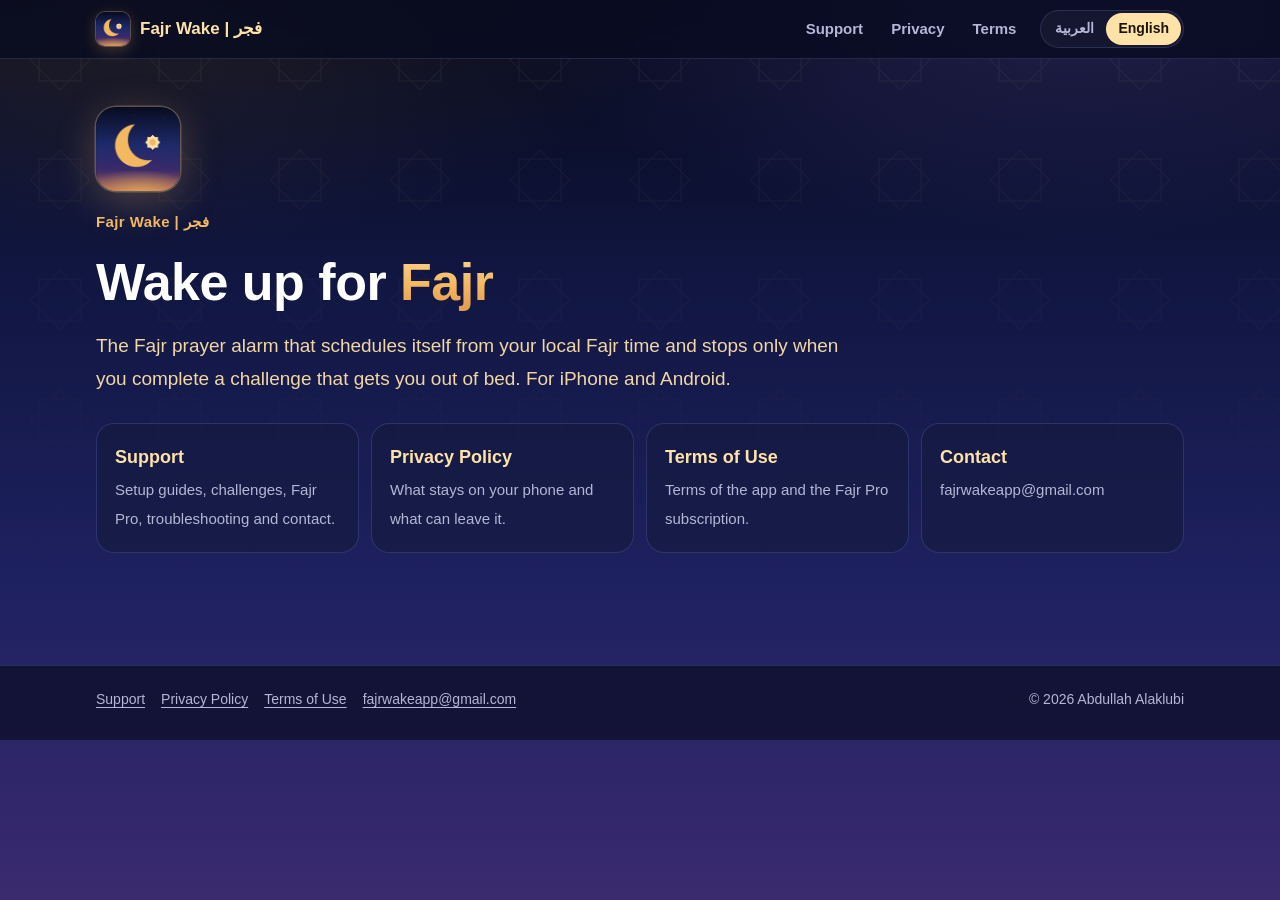
<file: index.html>
<!doctype html>
<html lang="en" dir="ltr" class="no-js" data-title-en="Fajr Wake · Fajr prayer alarm" data-title-ar="فجر · منبه صلاة الفجر">
<head>
<meta charset="utf-8">
<meta name="viewport" content="width=device-width, initial-scale=1">
<title>Fajr Wake | فجر</title>
<meta name="description" content="Fajr Wake (فجر): the Fajr prayer alarm that stops only when you are really up. Support, privacy policy and terms of use.">
<meta name="theme-color" content="#0A0F24">
<link rel="canonical" href="https://abdullahjbnj.github.io/fajrwake-privacy/">
<link rel="icon" type="image/png" sizes="32x32" href="assets/icon-32.png">
<link rel="apple-touch-icon" href="assets/icon-180.png">
<link rel="stylesheet" href="assets/site.css">
<script src="assets/site.js"></script>
</head>
<body>
<a class="skip" href="#main"><span data-l="en">Skip to content</span><span data-l="ar" lang="ar">انتقل إلى المحتوى</span></a>
<header class="site-header">
  <div class="bar">
    <a class="brand" href="./" data-internal><img src="assets/icon-180.png" alt="" width="34" height="34"><span>Fajr Wake <span aria-hidden="true">|</span> <span lang="ar">فجر</span></span></a>
    <nav class="nav" aria-label="Site">
      <a href="support/" data-internal><span data-l="en">Support</span><span data-l="ar" lang="ar">الدعم</span></a>
      <a href="privacy/" data-internal><span data-l="en">Privacy</span><span data-l="ar" lang="ar">الخصوصية</span></a>
      <a href="terms/" data-internal><span data-l="en">Terms</span><span data-l="ar" lang="ar">الشروط</span></a>
    </nav>
    <div class="lang-switch" role="group" aria-label="Language / اللغة">
      <button type="button" data-set-lang="ar" lang="ar">العربية</button><button type="button" data-set-lang="en" lang="en">English</button>
    </div>
  </div>
</header>

<main id="main">
<div data-l="en" lang="en" dir="ltr">
  <section class="hero">
    <img class="icon" src="assets/icon-180.png" alt="Fajr Wake app icon" width="84" height="84">
    <p class="eyebrow">Fajr Wake | فجر</p>
    <h1>Wake up for <em>Fajr</em></h1>
    <p class="lead">The Fajr prayer alarm that schedules itself from your local Fajr time and stops only when you complete a challenge that gets you out of bed. For iPhone and Android.</p>
  </section>
  <div class="grid-links">
    <a class="tile" href="support/" data-internal><b>Support</b><span>Setup guides, challenges, Fajr Pro, troubleshooting and contact.</span></a>
    <a class="tile" href="privacy/" data-internal><b>Privacy Policy</b><span>What stays on your phone and what can leave it.</span></a>
    <a class="tile" href="terms/" data-internal><b>Terms of Use</b><span>Terms of the app and the Fajr Pro subscription.</span></a>
    <a class="tile" href="mailto:fajrwakeapp@gmail.com"><b>Contact</b><span>fajrwakeapp@gmail.com</span></a>
  </div>
</div>

<div data-l="ar" lang="ar" dir="rtl">
  <section class="hero">
    <img class="icon" src="assets/icon-180.png" alt="أيقونة تطبيق فجر" width="84" height="84">
    <p class="eyebrow">فجر | Fajr Wake</p>
    <h1>استيقظ لصلاة <em>الفجر</em></h1>
    <p class="lead">منبّه صلاة الفجر الذي يضبط نفسه على وقت الفجر في مدينتك، ولا يتوقف إلا عندما تُكمل تحديًا يُخرجك من السرير. للآيفون وأندرويد.</p>
  </section>
  <div class="grid-links">
    <a class="tile" href="support/" data-internal><b>الدعم</b><span>أدلة الإعداد والتحديات وفجر Pro وحل المشكلات والتواصل.</span></a>
    <a class="tile" href="privacy/" data-internal><b>سياسة الخصوصية</b><span>ما يبقى في هاتفك وما قد يغادره.</span></a>
    <a class="tile" href="terms/" data-internal><b>شروط الاستخدام</b><span>شروط التطبيق واشتراك فجر Pro.</span></a>
    <a class="tile" href="mailto:fajrwakeapp@gmail.com"><b>التواصل</b><span class="ltr">fajrwakeapp@gmail.com</span></a>
  </div>
</div>
</main>

<footer class="site-footer" style="margin-top:48px">
  <div class="bar">
    <div class="links">
      <a href="support/" data-internal><span data-l="en">Support</span><span data-l="ar" lang="ar">الدعم</span></a>
      <a href="privacy/" data-internal><span data-l="en">Privacy Policy</span><span data-l="ar" lang="ar">سياسة الخصوصية</span></a>
      <a href="terms/" data-internal><span data-l="en">Terms of Use</span><span data-l="ar" lang="ar">شروط الاستخدام</span></a>
      <a href="mailto:fajrwakeapp@gmail.com">fajrwakeapp@gmail.com</a>
    </div>
    <span>© 2026 Abdullah Alaklubi</span>
  </div>
</footer>
</body>
</html>
</file>
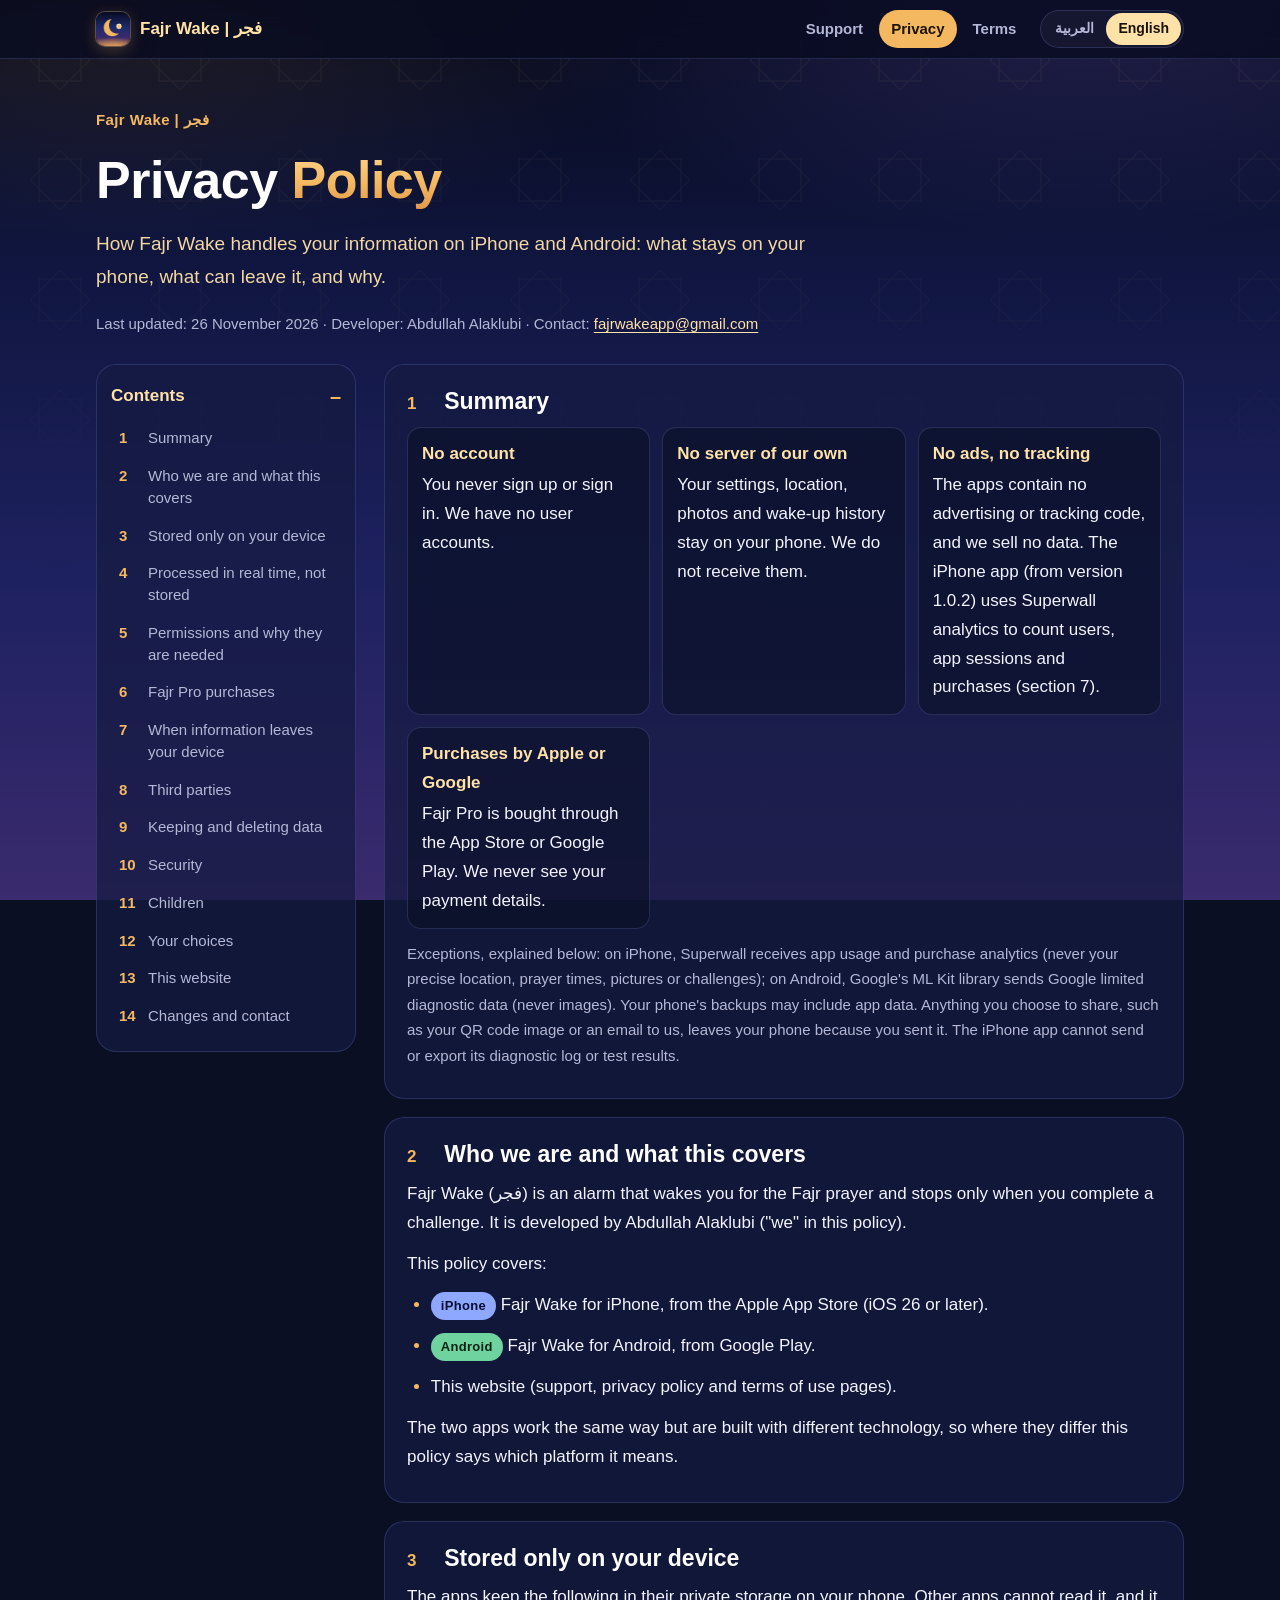
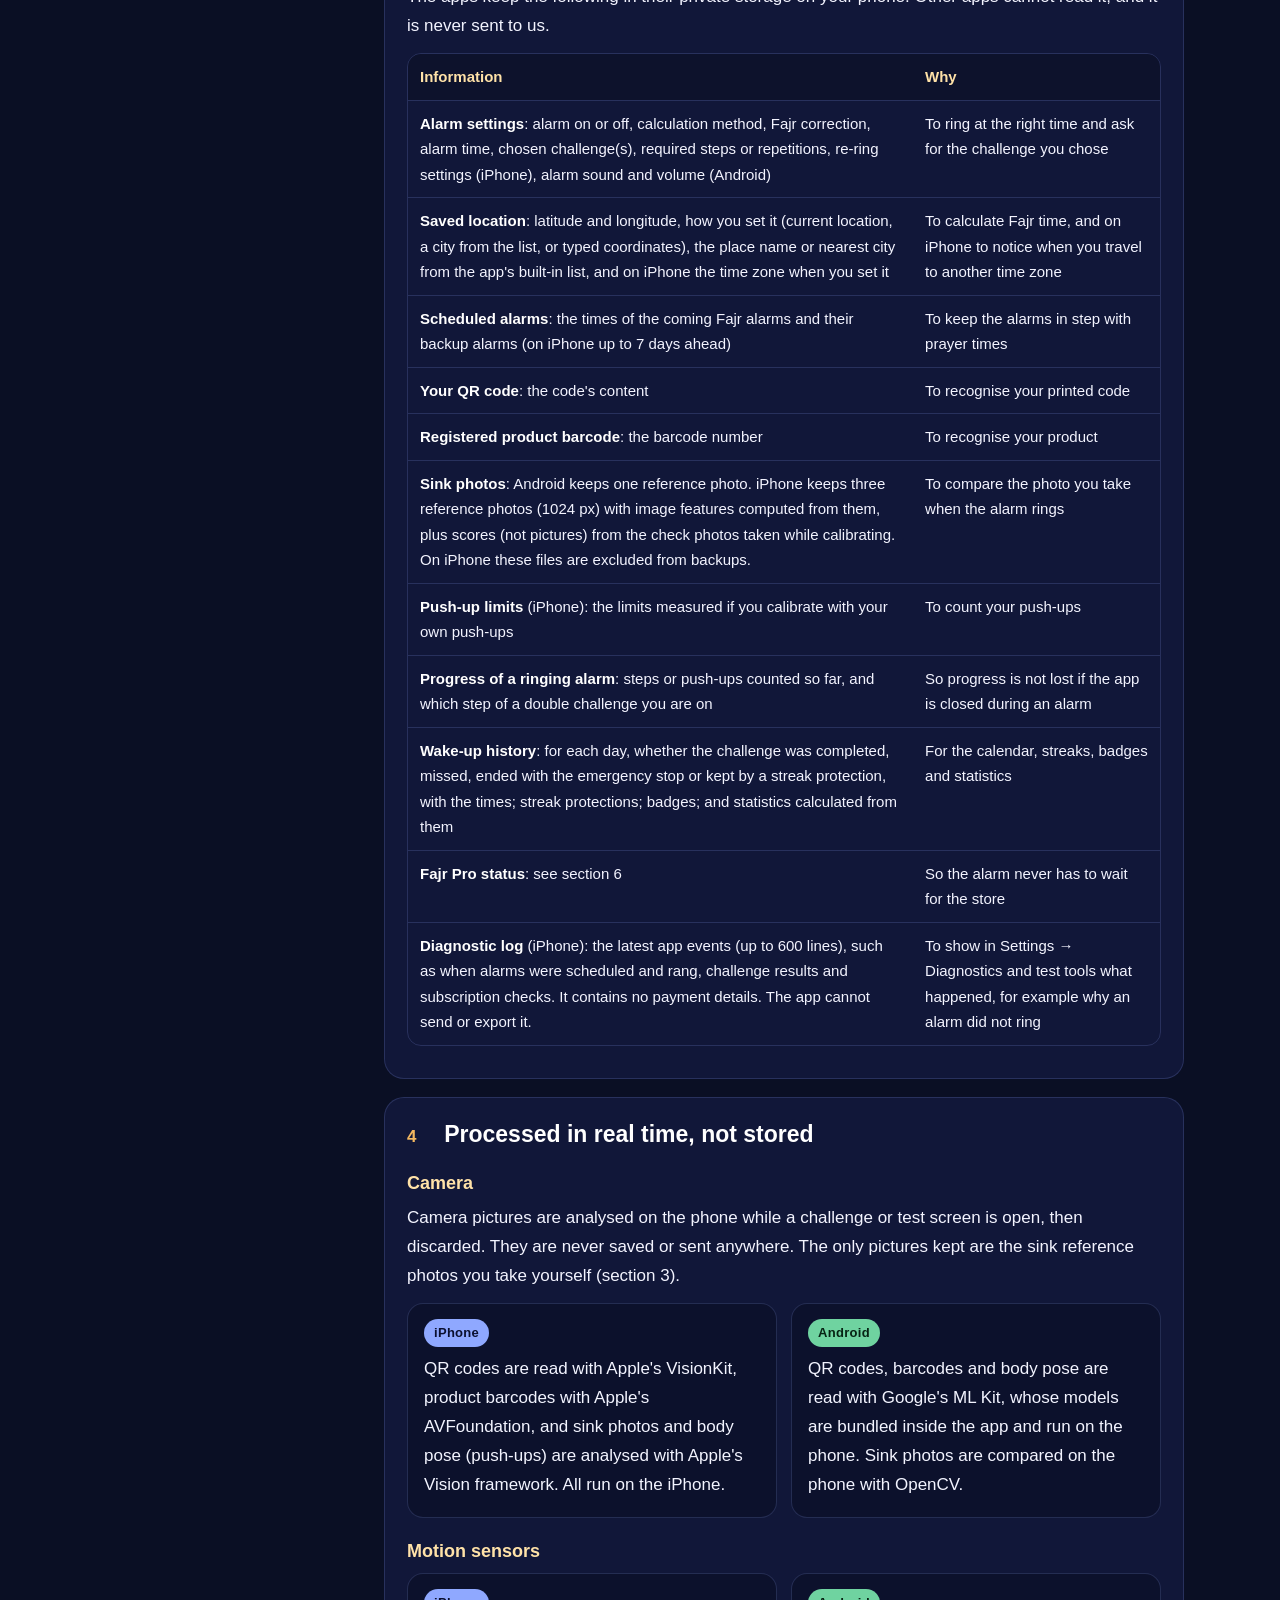
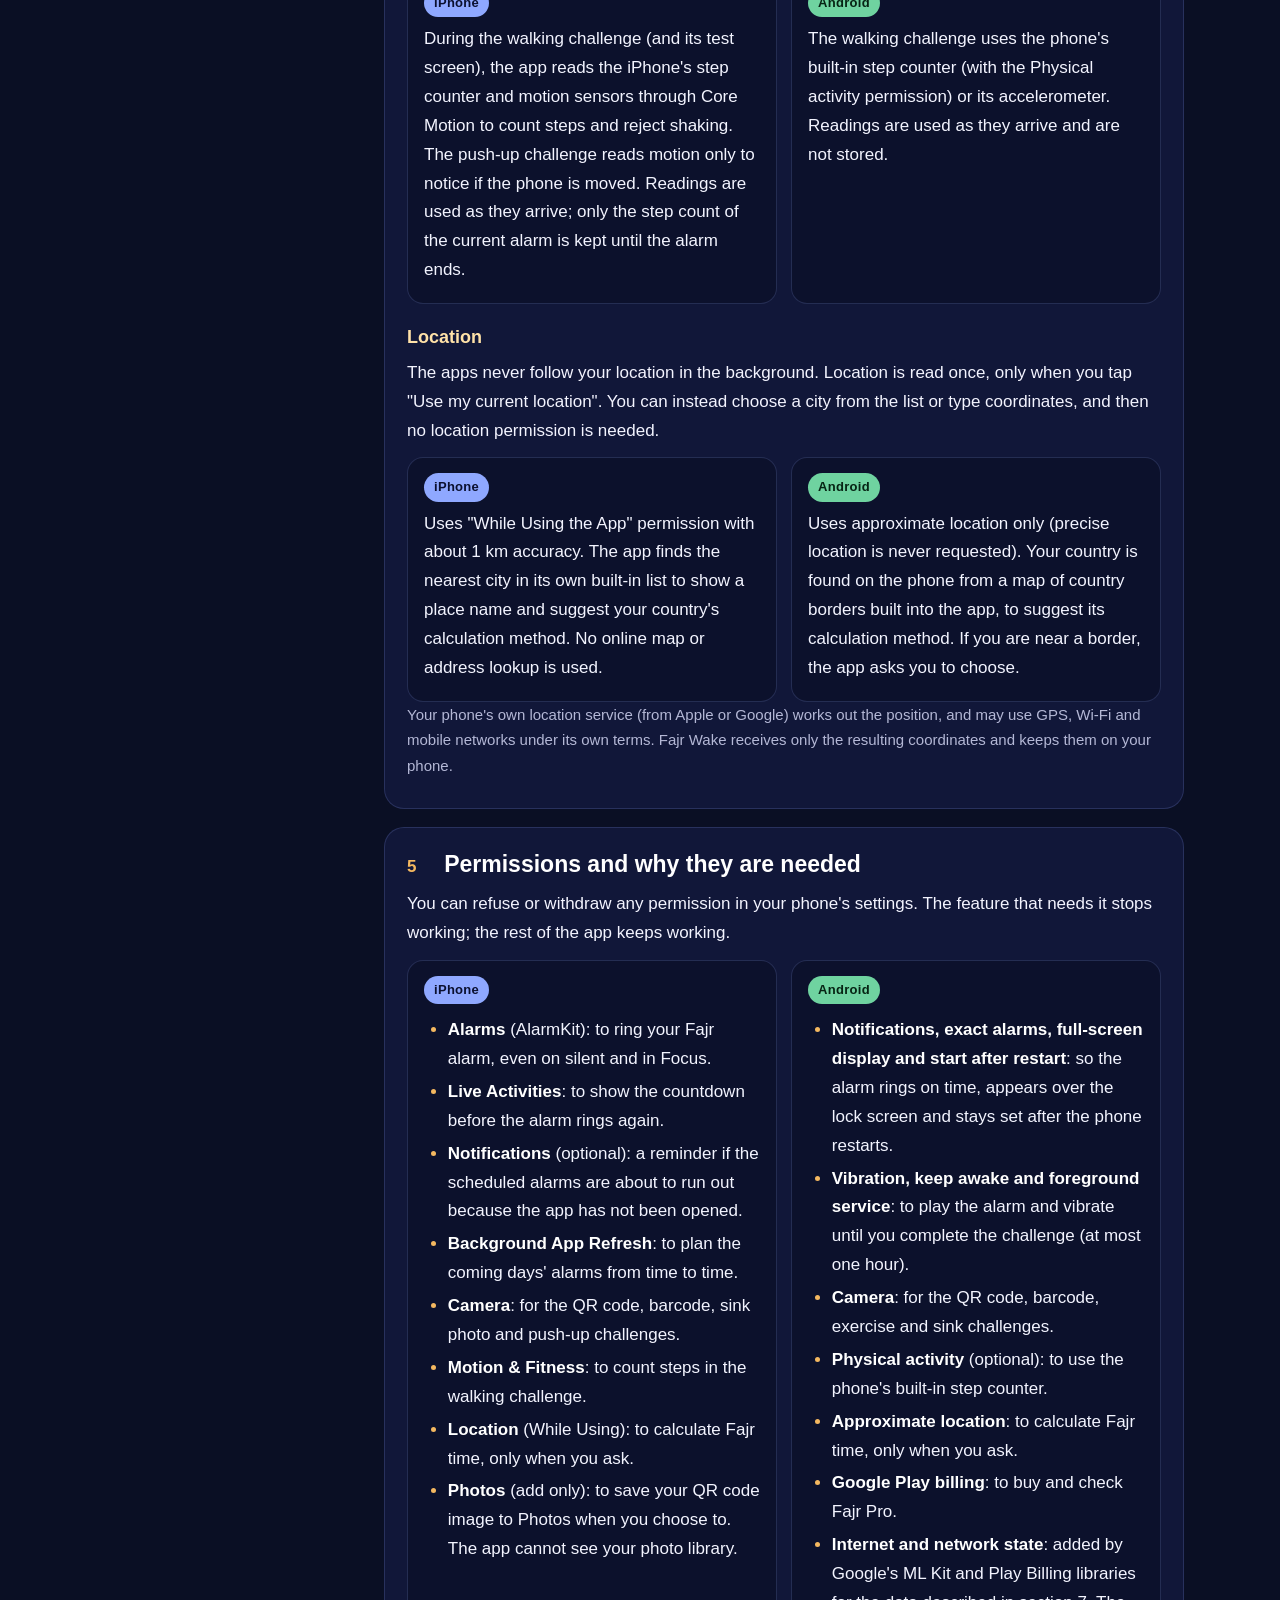
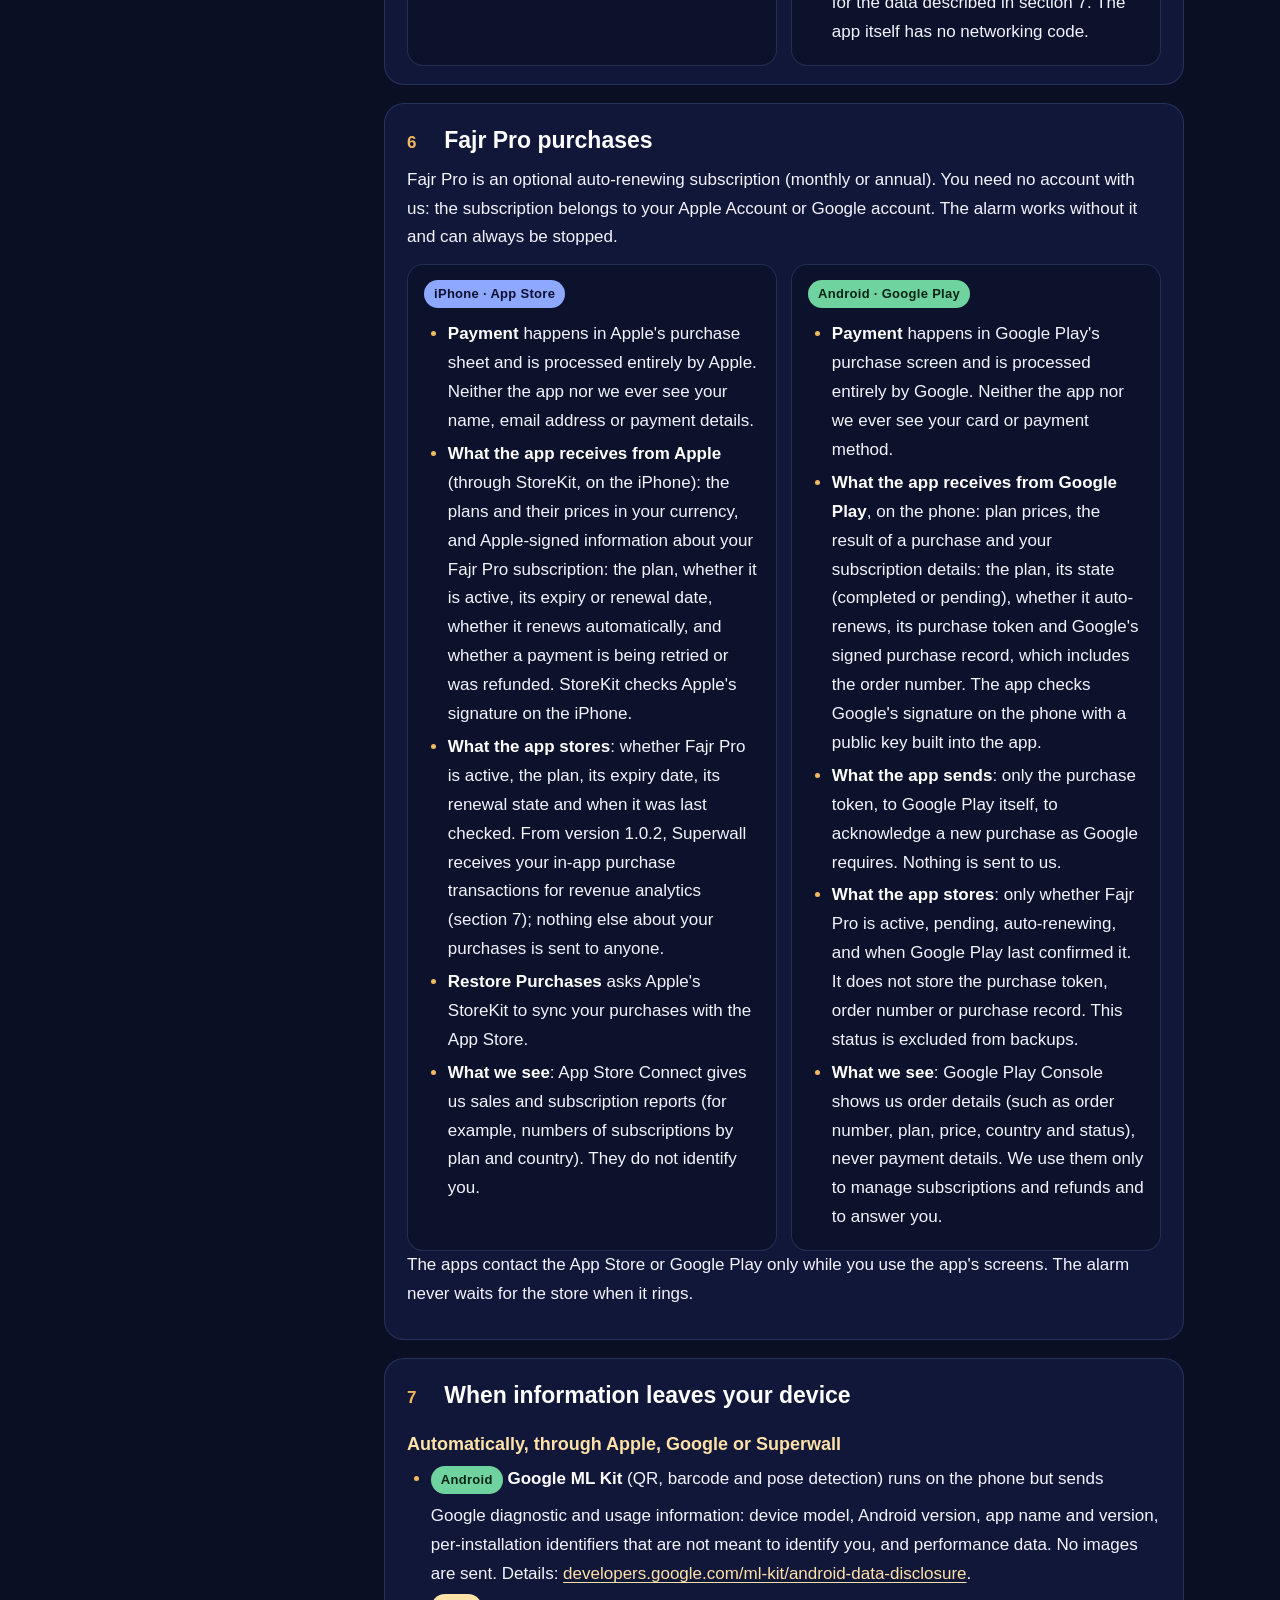
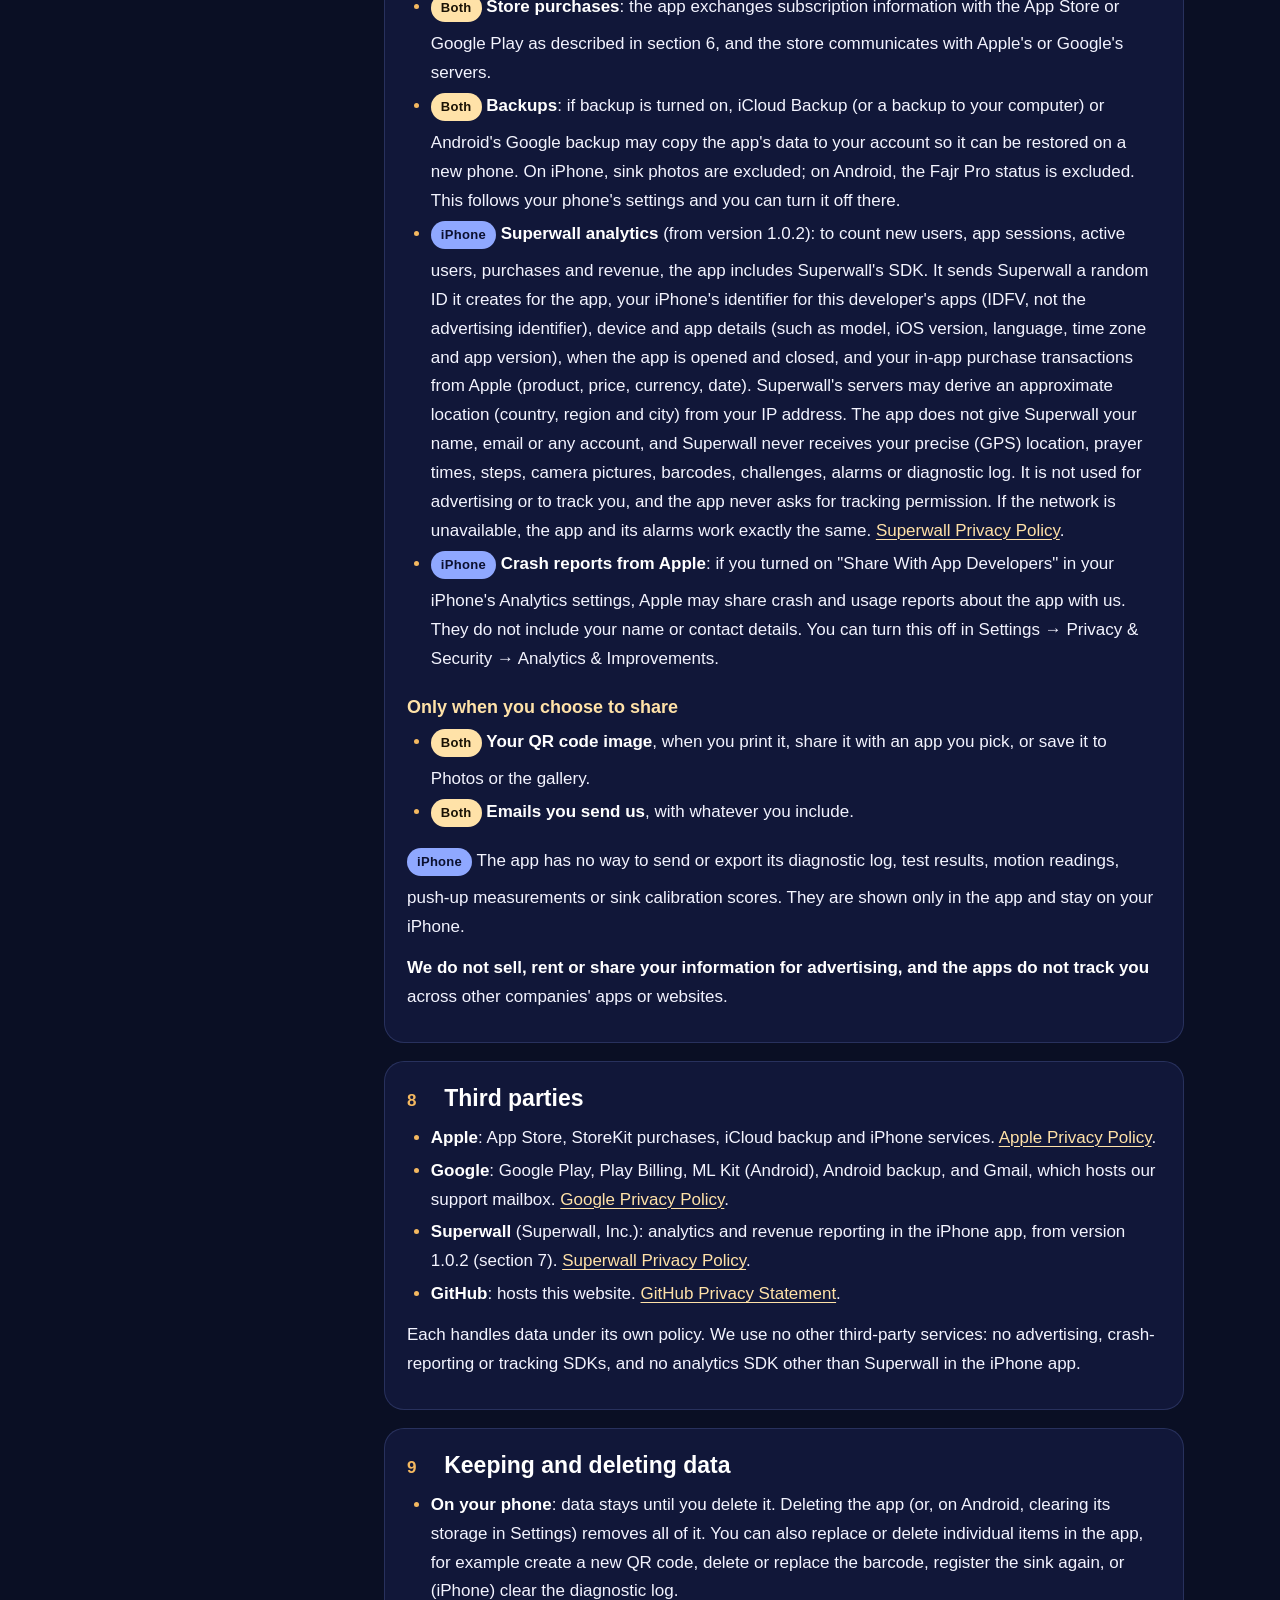
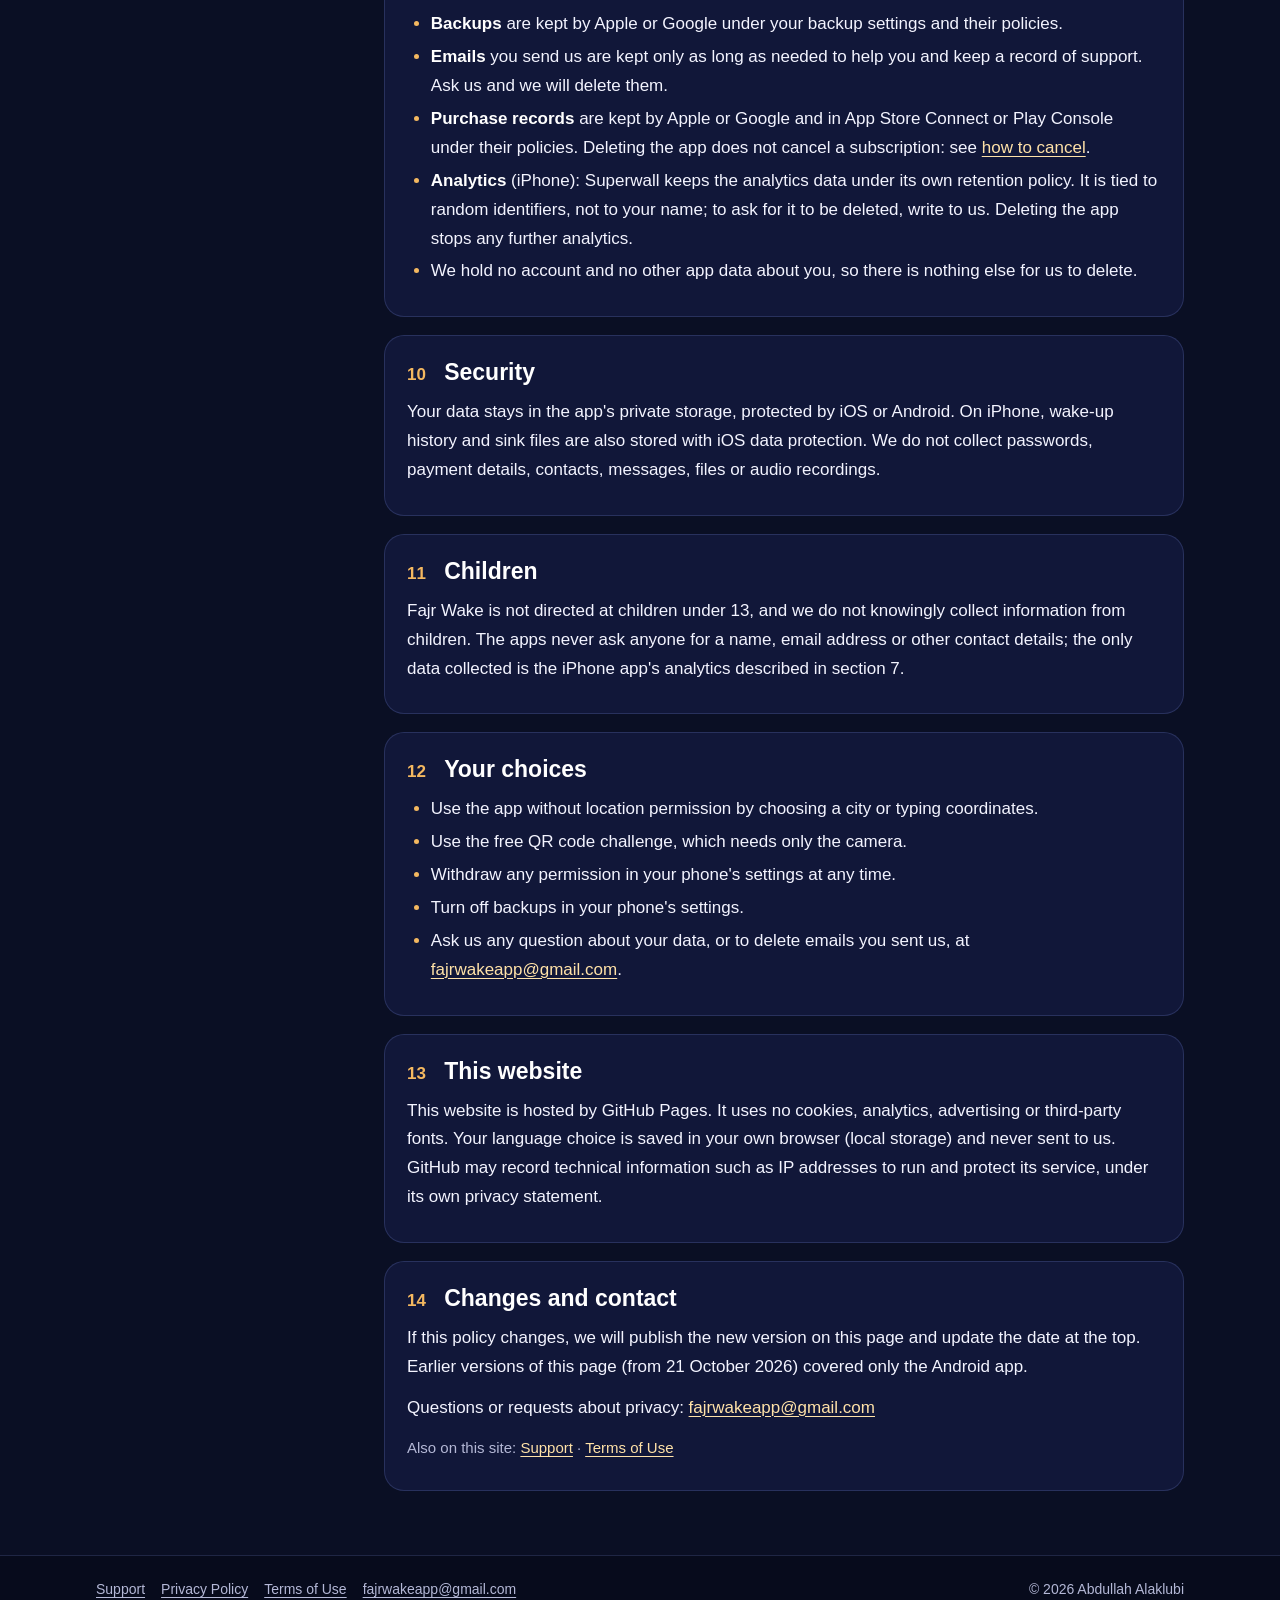
<file: privacy-site/index.html>
<!doctype html>
<html lang="en" dir="ltr" class="no-js" data-title-en="Privacy Policy · Fajr Wake" data-title-ar="سياسة الخصوصية · فجر">
<head>
<meta charset="utf-8">
<meta name="viewport" content="width=device-width, initial-scale=1">
<title>Privacy Policy · Fajr Wake | سياسة الخصوصية · فجر</title>
<meta name="description" content="Privacy policy of Fajr Wake (فجر), the Fajr prayer alarm for iPhone and Android. سياسة الخصوصية لتطبيق منبه فجر على الآيفون وأندرويد.">
<meta name="theme-color" content="#0A0F24">
<link rel="canonical" href="https://abdullahjbnj.github.io/fajrwake-privacy/privacy/">
<link rel="icon" type="image/png" sizes="32x32" href="../assets/icon-32.png">
<link rel="apple-touch-icon" href="../assets/icon-180.png">
<link rel="stylesheet" href="../assets/site.css">
<script src="../assets/site.js"></script>
</head>
<body>
<a class="skip" href="#main"><span data-l="en">Skip to content</span><span data-l="ar" lang="ar">انتقل إلى المحتوى</span></a>
<header class="site-header">
  <div class="bar">
    <a class="brand" href="../" data-internal><img src="../assets/icon-180.png" alt="" width="34" height="34"><span>Fajr Wake <span aria-hidden="true">|</span> <span lang="ar">فجر</span></span></a>
    <nav class="nav" aria-label="Site">
      <a href="../support/" data-internal><span data-l="en">Support</span><span data-l="ar" lang="ar">الدعم</span></a>
      <a href="../privacy/" data-internal aria-current="page"><span data-l="en">Privacy</span><span data-l="ar" lang="ar">الخصوصية</span></a>
      <a href="../terms/" data-internal><span data-l="en">Terms</span><span data-l="ar" lang="ar">الشروط</span></a>
    </nav>
    <div class="lang-switch" role="group" aria-label="Language / اللغة">
      <button type="button" data-set-lang="ar" lang="ar">العربية</button><button type="button" data-set-lang="en" lang="en">English</button>
    </div>
  </div>
</header>

<main id="main">

<!-- ============================== ENGLISH ============================== -->
<div data-l="en" lang="en" dir="ltr">
<section class="hero">
  <p class="eyebrow">Fajr Wake | فجر</p>
  <h1>Privacy <em>Policy</em></h1>
  <p class="lead">How Fajr Wake handles your information on iPhone and Android: what stays on your phone, what can leave it, and why.</p>
  <p class="meta">Last updated: 26 November 2026 · Developer: Abdullah Alaklubi · Contact: <a href="mailto:fajrwakeapp@gmail.com">fajrwakeapp@gmail.com</a></p>
</section>

<div class="layout with-toc">
<details class="toc" open>
  <summary>Contents</summary>
  <ol>
    <li><a href="#en-summary">Summary</a></li>
    <li><a href="#en-scope">Who we are and what this covers</a></li>
    <li><a href="#en-stored">Stored only on your device</a></li>
    <li><a href="#en-realtime">Processed in real time, not stored</a></li>
    <li><a href="#en-permissions">Permissions and why they are needed</a></li>
    <li><a href="#en-purchases">Fajr Pro purchases</a></li>
    <li><a href="#en-leaves">When information leaves your device</a></li>
    <li><a href="#en-third">Third parties</a></li>
    <li><a href="#en-retention">Keeping and deleting data</a></li>
    <li><a href="#en-security">Security</a></li>
    <li><a href="#en-children">Children</a></li>
    <li><a href="#en-choices">Your choices</a></li>
    <li><a href="#en-website">This website</a></li>
    <li><a href="#en-changes">Changes and contact</a></li>
  </ol>
</details>

<div class="content">

<section class="card" id="en-summary">
  <h2><span class="num">1</span>Summary</h2>
  <div class="summary-grid">
    <div><b>No account</b>You never sign up or sign in. We have no user accounts.</div>
    <div><b>No server of our own</b>Your settings, location, photos and wake-up history stay on your phone. We do not receive them.</div>
    <div><b>No ads, no tracking</b>The apps contain no advertising or tracking code, and we sell no data. The iPhone app (from version 1.0.2) uses Superwall analytics to count users, app sessions and purchases (section 7).</div>
    <div><b>Purchases by Apple or Google</b>Fajr Pro is bought through the App Store or Google Play. We never see your payment details.</div>
  </div>
  <p class="small muted" style="margin-top:12px">Exceptions, explained below: on iPhone, Superwall receives app usage and purchase analytics (never your precise location, prayer times, pictures or challenges); on Android, Google's ML Kit library sends Google limited diagnostic data (never images). Your phone's backups may include app data. Anything you choose to share, such as your QR code image or an email to us, leaves your phone because you sent it. The iPhone app cannot send or export its diagnostic log or test results.</p>
</section>

<section class="card" id="en-scope">
  <h2><span class="num">2</span>Who we are and what this covers</h2>
  <p>Fajr Wake (فجر) is an alarm that wakes you for the Fajr prayer and stops only when you complete a challenge. It is developed by Abdullah Alaklubi ("we" in this policy).</p>
  <p>This policy covers:</p>
  <ul>
    <li><span class="pill ios">iPhone</span> Fajr Wake for iPhone, from the Apple App Store (iOS 26 or later).</li>
    <li><span class="pill android">Android</span> Fajr Wake for Android, from Google Play.</li>
    <li>This website (support, privacy policy and terms of use pages).</li>
  </ul>
  <p>The two apps work the same way but are built with different technology, so where they differ this policy says which platform it means.</p>
</section>

<section class="card" id="en-stored">
  <h2><span class="num">3</span>Stored only on your device</h2>
  <p>The apps keep the following in their private storage on your phone. Other apps cannot read it, and it is never sent to us.</p>
  <div class="tablewrap"><table>
    <thead><tr><th>Information</th><th>Why</th></tr></thead>
    <tbody>
      <tr><td><strong>Alarm settings</strong>: alarm on or off, calculation method, Fajr correction, alarm time, chosen challenge(s), required steps or repetitions, re-ring settings (iPhone), alarm sound and volume (Android)</td><td>To ring at the right time and ask for the challenge you chose</td></tr>
      <tr><td><strong>Saved location</strong>: latitude and longitude, how you set it (current location, a city from the list, or typed coordinates), the place name or nearest city from the app's built-in list, and on iPhone the time zone when you set it</td><td>To calculate Fajr time, and on iPhone to notice when you travel to another time zone</td></tr>
      <tr><td><strong>Scheduled alarms</strong>: the times of the coming Fajr alarms and their backup alarms (on iPhone up to 7 days ahead)</td><td>To keep the alarms in step with prayer times</td></tr>
      <tr><td><strong>Your QR code</strong>: the code's content</td><td>To recognise your printed code</td></tr>
      <tr><td><strong>Registered product barcode</strong>: the barcode number</td><td>To recognise your product</td></tr>
      <tr><td><strong>Sink photos</strong>: Android keeps one reference photo. iPhone keeps three reference photos (1024 px) with image features computed from them, plus scores (not pictures) from the check photos taken while calibrating. On iPhone these files are excluded from backups.</td><td>To compare the photo you take when the alarm rings</td></tr>
      <tr><td><strong>Push-up limits</strong> (iPhone): the limits measured if you calibrate with your own push-ups</td><td>To count your push-ups</td></tr>
      <tr><td><strong>Progress of a ringing alarm</strong>: steps or push-ups counted so far, and which step of a double challenge you are on</td><td>So progress is not lost if the app is closed during an alarm</td></tr>
      <tr><td><strong>Wake-up history</strong>: for each day, whether the challenge was completed, missed, ended with the emergency stop or kept by a streak protection, with the times; streak protections; badges; and statistics calculated from them</td><td>For the calendar, streaks, badges and statistics</td></tr>
      <tr><td><strong>Fajr Pro status</strong>: see section 6</td><td>So the alarm never has to wait for the store</td></tr>
      <tr><td><strong>Diagnostic log</strong> (iPhone): the latest app events (up to 600 lines), such as when alarms were scheduled and rang, challenge results and subscription checks. It contains no payment details. The app cannot send or export it.</td><td>To show in Settings → Diagnostics and test tools what happened, for example why an alarm did not ring</td></tr>
    </tbody>
  </table></div>
</section>

<section class="card" id="en-realtime">
  <h2><span class="num">4</span>Processed in real time, not stored</h2>
  <h3>Camera</h3>
  <p>Camera pictures are analysed on the phone while a challenge or test screen is open, then discarded. They are never saved or sent anywhere. The only pictures kept are the sink reference photos you take yourself (section 3).</p>
  <div class="platforms">
    <div class="platform"><span class="pill ios">iPhone</span><p>QR codes are read with Apple's VisionKit, product barcodes with Apple's AVFoundation, and sink photos and body pose (push-ups) are analysed with Apple's Vision framework. All run on the iPhone.</p></div>
    <div class="platform"><span class="pill android">Android</span><p>QR codes, barcodes and body pose are read with Google's ML Kit, whose models are bundled inside the app and run on the phone. Sink photos are compared on the phone with OpenCV.</p></div>
  </div>
  <h3>Motion sensors</h3>
  <div class="platforms">
    <div class="platform"><span class="pill ios">iPhone</span><p>During the walking challenge (and its test screen), the app reads the iPhone's step counter and motion sensors through Core Motion to count steps and reject shaking. The push-up challenge reads motion only to notice if the phone is moved. Readings are used as they arrive; only the step count of the current alarm is kept until the alarm ends.</p></div>
    <div class="platform"><span class="pill android">Android</span><p>The walking challenge uses the phone's built-in step counter (with the Physical activity permission) or its accelerometer. Readings are used as they arrive and are not stored.</p></div>
  </div>
  <h3>Location</h3>
  <p>The apps never follow your location in the background. Location is read once, only when you tap "Use my current location". You can instead choose a city from the list or type coordinates, and then no location permission is needed.</p>
  <div class="platforms">
    <div class="platform"><span class="pill ios">iPhone</span><p>Uses "While Using the App" permission with about 1 km accuracy. The app finds the nearest city in its own built-in list to show a place name and suggest your country's calculation method. No online map or address lookup is used.</p></div>
    <div class="platform"><span class="pill android">Android</span><p>Uses approximate location only (precise location is never requested). Your country is found on the phone from a map of country borders built into the app, to suggest its calculation method. If you are near a border, the app asks you to choose.</p></div>
  </div>
  <p class="small muted">Your phone's own location service (from Apple or Google) works out the position, and may use GPS, Wi-Fi and mobile networks under its own terms. Fajr Wake receives only the resulting coordinates and keeps them on your phone.</p>
</section>

<section class="card" id="en-permissions">
  <h2><span class="num">5</span>Permissions and why they are needed</h2>
  <p>You can refuse or withdraw any permission in your phone's settings. The feature that needs it stops working; the rest of the app keeps working.</p>
  <div class="platforms">
    <div class="platform"><span class="pill ios">iPhone</span>
      <ul>
        <li><strong>Alarms</strong> (AlarmKit): to ring your Fajr alarm, even on silent and in Focus.</li>
        <li><strong>Live Activities</strong>: to show the countdown before the alarm rings again.</li>
        <li><strong>Notifications</strong> (optional): a reminder if the scheduled alarms are about to run out because the app has not been opened.</li>
        <li><strong>Background App Refresh</strong>: to plan the coming days' alarms from time to time.</li>
        <li><strong>Camera</strong>: for the QR code, barcode, sink photo and push-up challenges.</li>
        <li><strong>Motion &amp; Fitness</strong>: to count steps in the walking challenge.</li>
        <li><strong>Location</strong> (While Using): to calculate Fajr time, only when you ask.</li>
        <li><strong>Photos</strong> (add only): to save your QR code image to Photos when you choose to. The app cannot see your photo library.</li>
      </ul>
    </div>
    <div class="platform"><span class="pill android">Android</span>
      <ul>
        <li><strong>Notifications, exact alarms, full-screen display and start after restart</strong>: so the alarm rings on time, appears over the lock screen and stays set after the phone restarts.</li>
        <li><strong>Vibration, keep awake and foreground service</strong>: to play the alarm and vibrate until you complete the challenge (at most one hour).</li>
        <li><strong>Camera</strong>: for the QR code, barcode, exercise and sink challenges.</li>
        <li><strong>Physical activity</strong> (optional): to use the phone's built-in step counter.</li>
        <li><strong>Approximate location</strong>: to calculate Fajr time, only when you ask.</li>
        <li><strong>Google Play billing</strong>: to buy and check Fajr Pro.</li>
        <li><strong>Internet and network state</strong>: added by Google's ML Kit and Play Billing libraries for the data described in section 7. The app itself has no networking code.</li>
      </ul>
    </div>
  </div>
</section>

<section class="card" id="en-purchases">
  <h2><span class="num">6</span>Fajr Pro purchases</h2>
  <p>Fajr Pro is an optional auto-renewing subscription (monthly or annual). You need no account with us: the subscription belongs to your Apple Account or Google account. The alarm works without it and can always be stopped.</p>
  <div class="platforms">
    <div class="platform"><span class="pill ios">iPhone · App Store</span>
      <ul>
        <li><strong>Payment</strong> happens in Apple's purchase sheet and is processed entirely by Apple. Neither the app nor we ever see your name, email address or payment details.</li>
        <li><strong>What the app receives from Apple</strong> (through StoreKit, on the iPhone): the plans and their prices in your currency, and Apple-signed information about your Fajr Pro subscription: the plan, whether it is active, its expiry or renewal date, whether it renews automatically, and whether a payment is being retried or was refunded. StoreKit checks Apple's signature on the iPhone.</li>
        <li><strong>What the app stores</strong>: whether Fajr Pro is active, the plan, its expiry date, its renewal state and when it was last checked. From version 1.0.2, Superwall receives your in-app purchase transactions for revenue analytics (section 7); nothing else about your purchases is sent to anyone.</li>
        <li><strong>Restore Purchases</strong> asks Apple's StoreKit to sync your purchases with the App Store.</li>
        <li><strong>What we see</strong>: App Store Connect gives us sales and subscription reports (for example, numbers of subscriptions by plan and country). They do not identify you.</li>
      </ul>
    </div>
    <div class="platform"><span class="pill android">Android · Google Play</span>
      <ul>
        <li><strong>Payment</strong> happens in Google Play's purchase screen and is processed entirely by Google. Neither the app nor we ever see your card or payment method.</li>
        <li><strong>What the app receives from Google Play</strong>, on the phone: plan prices, the result of a purchase and your subscription details: the plan, its state (completed or pending), whether it auto-renews, its purchase token and Google's signed purchase record, which includes the order number. The app checks Google's signature on the phone with a public key built into the app.</li>
        <li><strong>What the app sends</strong>: only the purchase token, to Google Play itself, to acknowledge a new purchase as Google requires. Nothing is sent to us.</li>
        <li><strong>What the app stores</strong>: only whether Fajr Pro is active, pending, auto-renewing, and when Google Play last confirmed it. It does not store the purchase token, order number or purchase record. This status is excluded from backups.</li>
        <li><strong>What we see</strong>: Google Play Console shows us order details (such as order number, plan, price, country and status), never payment details. We use them only to manage subscriptions and refunds and to answer you.</li>
      </ul>
    </div>
  </div>
  <p>The apps contact the App Store or Google Play only while you use the app's screens. The alarm never waits for the store when it rings.</p>
</section>

<section class="card" id="en-leaves">
  <h2><span class="num">7</span>When information leaves your device</h2>
  <h3>Automatically, through Apple, Google or Superwall</h3>
  <ul>
    <li><span class="pill android">Android</span> <strong>Google ML Kit</strong> (QR, barcode and pose detection) runs on the phone but sends Google diagnostic and usage information: device model, Android version, app name and version, per-installation identifiers that are not meant to identify you, and performance data. No images are sent. Details: <a href="https://developers.google.com/ml-kit/android-data-disclosure">developers.google.com/ml-kit/android-data-disclosure</a>.</li>
    <li><span class="pill both">Both</span> <strong>Store purchases</strong>: the app exchanges subscription information with the App Store or Google Play as described in section 6, and the store communicates with Apple's or Google's servers.</li>
    <li><span class="pill both">Both</span> <strong>Backups</strong>: if backup is turned on, iCloud Backup (or a backup to your computer) or Android's Google backup may copy the app's data to your account so it can be restored on a new phone. On iPhone, sink photos are excluded; on Android, the Fajr Pro status is excluded. This follows your phone's settings and you can turn it off there.</li>
    <li><span class="pill ios">iPhone</span> <strong>Superwall analytics</strong> (from version 1.0.2): to count new users, app sessions, active users, purchases and revenue, the app includes Superwall's SDK. It sends Superwall a random ID it creates for the app, your iPhone's identifier for this developer's apps (IDFV, not the advertising identifier), device and app details (such as model, iOS version, language, time zone and app version), when the app is opened and closed, and your in-app purchase transactions from Apple (product, price, currency, date). Superwall's servers may derive an approximate location (country, region and city) from your IP address. The app does not give Superwall your name, email or any account, and Superwall never receives your precise (GPS) location, prayer times, steps, camera pictures, barcodes, challenges, alarms or diagnostic log. It is not used for advertising or to track you, and the app never asks for tracking permission. If the network is unavailable, the app and its alarms work exactly the same. <a href="https://superwall.com/legal/privacy-policy">Superwall Privacy Policy</a>.</li>
    <li><span class="pill ios">iPhone</span> <strong>Crash reports from Apple</strong>: if you turned on "Share With App Developers" in your iPhone's Analytics settings, Apple may share crash and usage reports about the app with us. They do not include your name or contact details. You can turn this off in Settings → Privacy &amp; Security → Analytics &amp; Improvements.</li>
  </ul>
  <h3>Only when you choose to share</h3>
  <ul>
    <li><span class="pill both">Both</span> <strong>Your QR code image</strong>, when you print it, share it with an app you pick, or save it to Photos or the gallery.</li>
    <li><span class="pill both">Both</span> <strong>Emails you send us</strong>, with whatever you include.</li>
  </ul>
  <p><span class="pill ios">iPhone</span> The app has no way to send or export its diagnostic log, test results, motion readings, push-up measurements or sink calibration scores. They are shown only in the app and stay on your iPhone.</p>
  <p><strong>We do not sell, rent or share your information for advertising, and the apps do not track you</strong> across other companies' apps or websites.</p>
</section>

<section class="card" id="en-third">
  <h2><span class="num">8</span>Third parties</h2>
  <ul>
    <li><strong>Apple</strong>: App Store, StoreKit purchases, iCloud backup and iPhone services. <a href="https://www.apple.com/legal/privacy/">Apple Privacy Policy</a>.</li>
    <li><strong>Google</strong>: Google Play, Play Billing, ML Kit (Android), Android backup, and Gmail, which hosts our support mailbox. <a href="https://policies.google.com/privacy">Google Privacy Policy</a>.</li>
    <li><strong>Superwall</strong> (Superwall, Inc.): analytics and revenue reporting in the iPhone app, from version 1.0.2 (section 7). <a href="https://superwall.com/legal/privacy-policy">Superwall Privacy Policy</a>.</li>
    <li><strong>GitHub</strong>: hosts this website. <a href="https://docs.github.com/en/site-policy/privacy-policies/github-general-privacy-statement">GitHub Privacy Statement</a>.</li>
  </ul>
  <p>Each handles data under its own policy. We use no other third-party services: no advertising, crash-reporting or tracking SDKs, and no analytics SDK other than Superwall in the iPhone app.</p>
</section>

<section class="card" id="en-retention">
  <h2><span class="num">9</span>Keeping and deleting data</h2>
  <ul>
    <li><strong>On your phone</strong>: data stays until you delete it. Deleting the app (or, on Android, clearing its storage in Settings) removes all of it. You can also replace or delete individual items in the app, for example create a new QR code, delete or replace the barcode, register the sink again, or (iPhone) clear the diagnostic log.</li>
    <li><strong>Backups</strong> are kept by Apple or Google under your backup settings and their policies.</li>
    <li><strong>Emails</strong> you send us are kept only as long as needed to help you and keep a record of support. Ask us and we will delete them.</li>
    <li><strong>Purchase records</strong> are kept by Apple or Google and in App Store Connect or Play Console under their policies. Deleting the app does not cancel a subscription: see <a href="../support/#en-manage" data-internal>how to cancel</a>.</li>
    <li><strong>Analytics</strong> (iPhone): Superwall keeps the analytics data under its own retention policy. It is tied to random identifiers, not to your name; to ask for it to be deleted, write to us. Deleting the app stops any further analytics.</li>
    <li>We hold no account and no other app data about you, so there is nothing else for us to delete.</li>
  </ul>
</section>

<section class="card" id="en-security">
  <h2><span class="num">10</span>Security</h2>
  <p>Your data stays in the app's private storage, protected by iOS or Android. On iPhone, wake-up history and sink files are also stored with iOS data protection. We do not collect passwords, payment details, contacts, messages, files or audio recordings.</p>
</section>

<section class="card" id="en-children">
  <h2><span class="num">11</span>Children</h2>
  <p>Fajr Wake is not directed at children under 13, and we do not knowingly collect information from children. The apps never ask anyone for a name, email address or other contact details; the only data collected is the iPhone app's analytics described in section 7.</p>
</section>

<section class="card" id="en-choices">
  <h2><span class="num">12</span>Your choices</h2>
  <ul>
    <li>Use the app without location permission by choosing a city or typing coordinates.</li>
    <li>Use the free QR code challenge, which needs only the camera.</li>
    <li>Withdraw any permission in your phone's settings at any time.</li>
    <li>Turn off backups in your phone's settings.</li>
    <li>Ask us any question about your data, or to delete emails you sent us, at <a href="mailto:fajrwakeapp@gmail.com">fajrwakeapp@gmail.com</a>.</li>
  </ul>
</section>

<section class="card" id="en-website">
  <h2><span class="num">13</span>This website</h2>
  <p>This website is hosted by GitHub Pages. It uses no cookies, analytics, advertising or third-party fonts. Your language choice is saved in your own browser (local storage) and never sent to us. GitHub may record technical information such as IP addresses to run and protect its service, under its own privacy statement.</p>
</section>

<section class="card" id="en-changes">
  <h2><span class="num">14</span>Changes and contact</h2>
  <p>If this policy changes, we will publish the new version on this page and update the date at the top. Earlier versions of this page (from 21 October 2026) covered only the Android app.</p>
  <p>Questions or requests about privacy: <a href="mailto:fajrwakeapp@gmail.com">fajrwakeapp@gmail.com</a></p>
  <p class="small muted">Also on this site: <a href="../support/" data-internal>Support</a> · <a href="../terms/" data-internal>Terms of Use</a></p>
</section>

</div>
</div>
</div>

<!-- ============================== ARABIC ============================== -->
<div data-l="ar" lang="ar" dir="rtl">
<section class="hero">
  <p class="eyebrow">فجر | Fajr Wake</p>
  <h1>سياسة <em>الخصوصية</em></h1>
  <p class="lead">كيف يتعامل تطبيق «فجر» مع معلوماتك على الآيفون وأندرويد: ما يبقى في هاتفك، وما قد يغادره، ولماذا.</p>
  <p class="meta">آخر تحديث: ٢٦ نوفمبر ٢٠٢٦<br>المطوّر: <span lang="en" dir="ltr">Abdullah Alaklubi</span><br>للتواصل: <a href="mailto:fajrwakeapp@gmail.com" class="ltr">fajrwakeapp@gmail.com</a></p>
</section>

<div class="layout with-toc">
<details class="toc" open>
  <summary>المحتويات</summary>
  <ol>
    <li><a href="#ar-summary">الخلاصة</a></li>
    <li><a href="#ar-scope">من نحن وما تشمله السياسة</a></li>
    <li><a href="#ar-stored">ما يُحفظ على هاتفك فقط</a></li>
    <li><a href="#ar-realtime">ما يُعالَج لحظيًا ولا يُحفظ</a></li>
    <li><a href="#ar-permissions">الأذونات ولماذا نحتاجها</a></li>
    <li><a href="#ar-purchases">مشتريات فجر Pro</a></li>
    <li><a href="#ar-leaves">متى تغادر المعلومات هاتفك</a></li>
    <li><a href="#ar-third">الجهات الخارجية</a></li>
    <li><a href="#ar-retention">الاحتفاظ بالبيانات وحذفها</a></li>
    <li><a href="#ar-security">الأمان</a></li>
    <li><a href="#ar-children">الأطفال</a></li>
    <li><a href="#ar-choices">خياراتك</a></li>
    <li><a href="#ar-website">هذا الموقع</a></li>
    <li><a href="#ar-changes">التغييرات والتواصل</a></li>
  </ol>
</details>

<div class="content">

<section class="card" id="ar-summary">
  <h2><span class="num">١</span>الخلاصة</h2>
  <div class="summary-grid">
    <div><b>بلا حساب</b>لا تسجيل ولا تسجيل دخول، وليس لدينا حسابات مستخدمين.</div>
    <div><b>بلا خادم خاص بنا</b>إعداداتك وموقعك وصورك وسجل استيقاظك تبقى في هاتفك، ولا نستلمها.</div>
    <div><b>بلا إعلانات ولا تتبّع</b>لا يحتوي التطبيقان على أي شيفرة إعلانات أو تتبّع، ولا نبيع أي بيانات. ويستخدم تطبيق الآيفون (من الإصدار 1.0.2) تحليلات Superwall لمعرفة عدد المستخدمين وجلسات الاستخدام والمشتريات (القسم ٧).</div>
    <div><b>الشراء عبر Apple أو Google</b>يُشترى فجر Pro من App Store أو Google Play، ولا نرى بيانات الدفع أبدًا.</div>
  </div>
  <p class="small muted" style="margin-top:12px">استثناءات موضّحة أدناه: على الآيفون تتلقى Superwall تحليلات الاستخدام والمشتريات (ولا تتلقى أبدًا موقعك الدقيق أو أوقات الصلاة أو الصور أو التحديات)، وعلى أندرويد ترسل مكتبة ML Kit من Google بيانات تشخيصية محدودة إلى Google (ولا ترسل الصور أبدًا). وقد تتضمن النسخ الاحتياطية لهاتفك بيانات التطبيق. وما تختار مشاركته بنفسك، كصورة رمز QR الخاص بك أو رسالة بريد إلينا، يغادر هاتفك لأنك أرسلته. ولا يستطيع تطبيق الآيفون إرسال سجل التشخيص أو نتائج الاختبارات أو تصديرها.</p>
</section>

<section class="card" id="ar-scope">
  <h2><span class="num">٢</span>من نحن وما تشمله السياسة</h2>
  <p>«فجر» (<span lang="en" dir="ltr">Fajr Wake</span>) منبّه يوقظك لصلاة الفجر ولا يتوقف إلا عندما تُكمل تحديًا. يطوّره <span lang="en" dir="ltr">Abdullah Alaklubi</span> («نحن» في هذه السياسة).</p>
  <p>تشمل هذه السياسة:</p>
  <ul>
    <li><span class="pill ios">آيفون</span> تطبيق «فجر» للآيفون من متجر Apple App Store (يعمل على iOS 26 أو أحدث).</li>
    <li><span class="pill android">أندرويد</span> تطبيق «فجر» لأندرويد من Google Play.</li>
    <li>هذا الموقع (صفحات الدعم وسياسة الخصوصية وشروط الاستخدام).</li>
  </ul>
  <p>يعمل التطبيقان بالطريقة نفسها لكنهما مبنيّان بتقنيات مختلفة، فحيث يختلفان تذكر السياسة المنصّة المقصودة.</p>
</section>

<section class="card" id="ar-stored">
  <h2><span class="num">٣</span>ما يُحفظ على هاتفك فقط</h2>
  <p>يحفظ التطبيقان ما يلي في مساحتهما الخاصة على هاتفك، ولا تستطيع التطبيقات الأخرى قراءته، ولا يُرسل إلينا أبدًا.</p>
  <div class="tablewrap"><table>
    <thead><tr><th>المعلومة</th><th>الغرض</th></tr></thead>
    <tbody>
      <tr><td><strong>إعدادات المنبه</strong>: تشغيل المنبه أو إيقافه، وطريقة الحساب، وتصحيح وقت الفجر، ووقت المنبه، والتحدي أو التحديان المختاران، وعدد الخطوات أو التكرارات، وإعدادات معاودة الرنين (آيفون)، وصوت المنبه ومستواه (أندرويد)</td><td>ليرن المنبه في وقته ويطلب التحدي الذي اخترته</td></tr>
      <tr><td><strong>الموقع المحفوظ</strong>: خط العرض وخط الطول، وكيف حددته (موقعك الحالي أو مدينة من القائمة أو إحداثيات كتبتها)، واسم المكان أو أقرب مدينة من القائمة المضمّنة في التطبيق، وعلى الآيفون المنطقة الزمنية وقت تحديده</td><td>لحساب وقت الفجر، وعلى الآيفون لملاحظة انتقالك إلى منطقة زمنية أخرى</td></tr>
      <tr><td><strong>المنبهات المجدولة</strong>: أوقات منبهات الفجر القادمة ومنبهاتها الاحتياطية (على الآيفون حتى ٧ أيام مقدمًا)</td><td>لإبقاء المنبهات متوافقة مع أوقات الصلاة</td></tr>
      <tr><td><strong>رمز QR الخاص بك</strong>: محتوى الرمز</td><td>للتعرّف على رمزك المطبوع</td></tr>
      <tr><td><strong>باركود المنتج المسجّل</strong>: رقم الباركود</td><td>للتعرّف على منتجك</td></tr>
      <tr><td><strong>صور المغسلة</strong>: يحفظ أندرويد صورة مرجعية واحدة. ويحفظ الآيفون ثلاث صور مرجعية (بعرض ١٠٢٤ بكسل) مع خصائص صورية محسوبة منها، ونتائج رقمية (لا صورًا) لصور الفحص الملتقطة أثناء المعايرة. وعلى الآيفون تُستثنى هذه الملفات من النسخ الاحتياطي.</td><td>لمقارنة الصورة التي تلتقطها عند رنين المنبه</td></tr>
      <tr><td><strong>حدود تمارين الضغط</strong> (آيفون): الحدود المقيسة إن أجريت المعايرة بتمارينك</td><td>لعدّ تمارين الضغط</td></tr>
      <tr><td><strong>تقدّم المنبه أثناء رنينه</strong>: الخطوات أو التمارين المحسوبة حتى الآن، والمرحلة الحالية من التحدي المزدوج</td><td>حتى لا يضيع التقدّم إن أُغلق التطبيق أثناء المنبه</td></tr>
      <tr><td><strong>سجل الاستيقاظ</strong>: لكل يوم، هل اكتمل التحدي أم فات أم أُنهي بالإيقاف الطارئ أم حُمي بحماية السلسلة، مع الأوقات؛ وحمايات السلسلة؛ والأوسمة؛ والإحصاءات المحسوبة منها</td><td>للتقويم والسلسلة والأوسمة والإحصاءات</td></tr>
      <tr><td><strong>حالة اشتراك فجر Pro</strong>: انظر القسم ٦</td><td>حتى لا ينتظر المنبه المتجر أبدًا</td></tr>
      <tr><td><strong>سجل التشخيص</strong> (آيفون): أحدث أحداث التطبيق (حتى ٦٠٠ سطر)، مثل وقت جدولة المنبهات ورنينها ونتائج التحديات وفحوص الاشتراك. لا يحتوي على أي بيانات دفع، ولا يستطيع التطبيق إرساله أو تصديره.</td><td>لعرض ما حدث في الإعدادات ← التشخيص وأدوات الاختبار، مثل سبب عدم رنين منبه</td></tr>
    </tbody>
  </table></div>
</section>

<section class="card" id="ar-realtime">
  <h2><span class="num">٤</span>ما يُعالَج لحظيًا ولا يُحفظ</h2>
  <h3>الكاميرا</h3>
  <p>تُحلَّل صور الكاميرا على الهاتف ما دامت شاشة التحدي أو الاختبار مفتوحة، ثم تُهمَل، فلا تُحفظ ولا تُرسل إلى أي جهة. الصور الوحيدة المحفوظة هي صور المغسلة المرجعية التي تلتقطها بنفسك (القسم ٣).</p>
  <div class="platforms">
    <div class="platform"><span class="pill ios">آيفون</span><p>تُقرأ رموز QR بإطار VisionKit من Apple، وباركود المنتجات بإطار AVFoundation من Apple، وتُحلَّل صور المغسلة ووضعية الجسم (تمارين الضغط) بإطار Vision من Apple. وكلها تعمل على الآيفون نفسه.</p></div>
    <div class="platform"><span class="pill android">أندرويد</span><p>تُقرأ رموز QR والباركود ووضعية الجسم بمكتبة ML Kit من Google، ونماذجها مضمّنة داخل التطبيق وتعمل على الهاتف. وتُقارَن صور المغسلة على الهاتف بمكتبة OpenCV.</p></div>
  </div>
  <h3>مستشعرات الحركة</h3>
  <div class="platforms">
    <div class="platform"><span class="pill ios">آيفون</span><p>أثناء تحدي المشي (وشاشة تجربته)، يقرأ التطبيق عدّاد الخطوات ومستشعرات الحركة في الآيفون عبر Core Motion ليعدّ الخطوات ويرفض الهزّ. ويقرأ تحدي الضغط الحركة فقط ليلاحظ تحريك الهاتف. تُستخدم القراءات فور وصولها، ولا يُحفظ إلا عدد خطوات المنبه الحالي حتى ينتهي.</p></div>
    <div class="platform"><span class="pill android">أندرويد</span><p>يستخدم تحدي المشي عدّاد الخطوات المدمج في الهاتف (مع إذن «النشاط البدني») أو مستشعر التسارع. تُستخدم القراءات فور وصولها ولا تُحفظ.</p></div>
  </div>
  <h3>الموقع</h3>
  <p>لا يتتبّع التطبيقان موقعك في الخلفية أبدًا. يُقرأ الموقع مرة واحدة فقط عندما تضغط «استخدم موقعي الحالي». ويمكنك بدلًا من ذلك اختيار مدينة من القائمة أو كتابة الإحداثيات، فلا يلزم عندها أي إذن للموقع.</p>
  <div class="platforms">
    <div class="platform"><span class="pill ios">آيفون</span><p>يستخدم إذن «أثناء استخدام التطبيق» بدقة نحو كيلومتر واحد. يبحث التطبيق عن أقرب مدينة في قائمته المضمّنة ليعرض اسم المكان ويقترح طريقة الحساب المعتمدة في بلدك. لا تُستخدم أي خريطة أو بحث عناوين عبر الإنترنت.</p></div>
    <div class="platform"><span class="pill android">أندرويد</span><p>يستخدم الموقع التقريبي فقط (لا يُطلب الموقع الدقيق أبدًا). يُحدَّد بلدك على الهاتف من خريطة حدود الدول المضمّنة في التطبيق لاقتراح طريقة الحساب المعتمدة فيه، وإن كنت قرب الحدود يطلب منك التطبيق الاختيار.</p></div>
  </div>
  <p class="small muted">خدمة الموقع في هاتفك (من Apple أو Google) هي التي تحدّد الموقع، وقد تستخدم GPS وشبكات Wi-Fi والجوال وفق شروطها. لا يستلم «فجر» إلا الإحداثيات الناتجة، ويحفظها في هاتفك.</p>
</section>

<section class="card" id="ar-permissions">
  <h2><span class="num">٥</span>الأذونات ولماذا نحتاجها</h2>
  <p>يمكنك رفض أي إذن أو سحبه من إعدادات هاتفك. تتوقف الميزة التي تحتاجه، ويبقى باقي التطبيق يعمل.</p>
  <div class="platforms">
    <div class="platform"><span class="pill ios">آيفون</span>
      <ul>
        <li><strong>المنبهات</strong> (AlarmKit): ليرن منبه الفجر حتى في الوضع الصامت ووضع التركيز.</li>
        <li><strong>الأنشطة المباشرة</strong>: لعرض العدّ التنازلي قبل معاودة الرنين.</li>
        <li><strong>الإشعارات</strong> (اختياري): تذكير إن قاربت المنبهات المجدولة على النفاد لأن التطبيق لم يُفتح.</li>
        <li><strong>تحديث التطبيق في الخلفية</strong>: لجدولة منبهات الأيام القادمة من حين لآخر.</li>
        <li><strong>الكاميرا</strong>: لتحديات رمز QR والباركود وصورة المغسلة وتمارين الضغط.</li>
        <li><strong>الحركة واللياقة</strong>: لعدّ الخطوات في تحدي المشي.</li>
        <li><strong>الموقع</strong> (أثناء الاستخدام): لحساب وقت الفجر عند طلبك فقط.</li>
        <li><strong>الصور</strong> (إضافة فقط): لحفظ صورة رمز QR في الصور عندما تختار ذلك. لا يستطيع التطبيق رؤية مكتبة صورك.</li>
      </ul>
    </div>
    <div class="platform"><span class="pill android">أندرويد</span>
      <ul>
        <li><strong>الإشعارات، والمنبهات الدقيقة، والعرض بملء الشاشة، والتشغيل بعد إعادة التشغيل</strong>: ليرن المنبه في وقته ويظهر فوق شاشة القفل ويبقى مضبوطًا بعد إعادة تشغيل الهاتف.</li>
        <li><strong>الاهتزاز، ومنع السكون، والخدمة في المقدمة</strong>: لتشغيل صوت المنبه واهتزازه حتى تكمل التحدي (ساعة واحدة كحد أقصى).</li>
        <li><strong>الكاميرا</strong>: لتحديات رمز QR والباركود والتمرين والمغسلة.</li>
        <li><strong>النشاط البدني</strong> (اختياري): لاستخدام عدّاد الخطوات المدمج في الهاتف.</li>
        <li><strong>الموقع التقريبي</strong>: لحساب وقت الفجر عند طلبك فقط.</li>
        <li><strong>الفوترة من Google Play</strong>: لشراء فجر Pro والتحقق منه.</li>
        <li><strong>الإنترنت وحالة الشبكة</strong>: تضيفهما مكتبتا ML Kit وفوترة Google Play لإرسال البيانات المذكورة في القسم ٧. ولا يحتوي التطبيق نفسه على أي شيفرة اتصال بالشبكة.</li>
      </ul>
    </div>
  </div>
</section>

<section class="card" id="ar-purchases">
  <h2><span class="num">٦</span>مشتريات فجر Pro</h2>
  <p>فجر Pro اشتراك اختياري يتجدد تلقائيًا (شهري أو سنوي). لا تحتاج إلى حساب لدينا، فالاشتراك مرتبط بحساب Apple أو حساب Google. المنبه يعمل دونه، ويمكن إيقافه دائمًا.</p>
  <div class="platforms">
    <div class="platform"><span class="pill ios">آيفون · App Store</span>
      <ul>
        <li><strong>الدفع</strong> يتم في نافذة الشراء الخاصة بـ Apple وتتولاه Apple بالكامل. لا يرى التطبيق ولا نرى نحن اسمك أو بريدك أو بيانات الدفع أبدًا.</li>
        <li><strong>ما يستلمه التطبيق من Apple</strong> (عبر StoreKit على الآيفون): الخطط وأسعارها بعملتك، ومعلومات موقّعة من Apple عن اشتراكك في فجر Pro: الخطة، وهل هو فعّال، وتاريخ انتهائه أو تجديده، وهل يتجدد تلقائيًا، وهل تُعاد محاولة الدفع أو استُرد المبلغ. ويتحقق StoreKit من توقيع Apple على الآيفون.</li>
        <li><strong>ما يحفظه التطبيق</strong>: هل فجر Pro فعّال، والخطة، وتاريخ الانتهاء، وحالة التجديد، ووقت آخر تحقق. ومن الإصدار 1.0.2 تتلقى Superwall معاملات مشترياتك داخل التطبيق لتحليلات الإيرادات (القسم ٧)، ولا يُرسل غير ذلك من معلومات مشترياتك إلى أي جهة.</li>
        <li><strong>استعادة المشتريات</strong> تطلب من StoreKit مزامنة مشترياتك مع App Store.</li>
        <li><strong>ما نراه نحن</strong>: يقدّم لنا App Store Connect تقارير المبيعات والاشتراكات (مثل أعداد الاشتراكات حسب الخطة والبلد)، ولا تحدّد هويتك.</li>
      </ul>
    </div>
    <div class="platform"><span class="pill android">أندرويد · Google Play</span>
      <ul>
        <li><strong>الدفع</strong> يتم في نافذة الشراء الخاصة بـ Google Play وتتولاه Google بالكامل. لا يرى التطبيق ولا نرى نحن بطاقتك أو وسيلة دفعك أبدًا.</li>
        <li><strong>ما يستلمه التطبيق من Google Play</strong> على الهاتف: أسعار الخطط، ونتيجة الشراء، وتفاصيل اشتراكك: الخطة، وحالتها (مكتمل أو قيد الانتظار)، وهل يتجدد تلقائيًا، ورمز الشراء (<span lang="en" dir="ltr">purchase token</span>)، وسجل الشراء الموقّع من Google وفيه رقم الطلب. ويتحقق التطبيق من توقيع Google على الهاتف بمفتاح عام مضمّن فيه.</li>
        <li><strong>ما يرسله التطبيق</strong>: رمز الشراء فقط، إلى Google Play نفسها، لتأكيد استلام الشراء الجديد كما تشترط Google. ولا يُرسل شيء إلينا.</li>
        <li><strong>ما يحفظه التطبيق</strong>: هل فجر Pro فعّال أو قيد الانتظار أو يتجدد تلقائيًا، ووقت آخر تأكيد من Google Play فقط. لا يحفظ رمز الشراء ولا رقم الطلب ولا سجل الشراء، وتُستثنى هذه الحالة من النسخ الاحتياطي.</li>
        <li><strong>ما نراه نحن</strong>: تعرض لنا Google Play Console تفاصيل الطلب (مثل رقم الطلب والخطة والسعر والبلد والحالة)، ولا تعرض بيانات الدفع أبدًا. نستخدمها فقط لإدارة الاشتراكات والاستردادات والرد عليك.</li>
      </ul>
    </div>
  </div>
  <p>لا يتصل التطبيقان بـ App Store أو Google Play إلا أثناء استخدامك شاشات التطبيق، ولا ينتظر المنبه المتجر أبدًا عند الرنين.</p>
</section>

<section class="card" id="ar-leaves">
  <h2><span class="num">٧</span>متى تغادر المعلومات هاتفك</h2>
  <h3>تلقائيًا، عبر Apple أو Google أو Superwall</h3>
  <ul>
    <li><span class="pill android">أندرويد</span> <strong>مكتبة ML Kit من Google</strong> (مسح QR والباركود وتتبّع وضعية الجسم) تعمل على الهاتف، لكنها ترسل إلى Google معلومات تشخيصية واستخدامية: طراز الجهاز وإصدار أندرويد واسم التطبيق وإصداره ومعرّفات خاصة بالتثبيت لا تهدف إلى تحديد هويتك وبيانات الأداء. ولا تُرسل أي صور. التفاصيل: <a href="https://developers.google.com/ml-kit/android-data-disclosure" class="ltr">developers.google.com/ml-kit/android-data-disclosure</a>.</li>
    <li><span class="pill both">كلاهما</span> <strong>مشتريات المتجر</strong>: يتبادل التطبيق معلومات الاشتراك مع App Store أو Google Play كما في القسم ٦، ويتواصل المتجر مع خوادم Apple أو Google.</li>
    <li><span class="pill both">كلاهما</span> <strong>النسخ الاحتياطي</strong>: إن كان مفعّلًا، فقد ينسخ iCloud (أو النسخ الاحتياطي إلى حاسوبك) أو النسخ الاحتياطي من Google في أندرويد بيانات التطبيق إلى حسابك لاستعادتها على هاتف جديد. على الآيفون تُستثنى صور المغسلة، وعلى أندرويد تُستثنى حالة فجر Pro. يخضع ذلك لإعدادات هاتفك، ويمكنك إيقافه منها.</li>
    <li><span class="pill ios">آيفون</span> <strong>تحليلات Superwall</strong> (من الإصدار 1.0.2): لمعرفة عدد المستخدمين الجدد وجلسات الاستخدام والمستخدمين النشطين والمشتريات والإيرادات، يتضمن التطبيق مكتبة Superwall. وهي ترسل إلى Superwall معرّفًا عشوائيًا تنشئه للتطبيق، ومعرّف آيفونك الخاص بتطبيقات هذا المطوّر (<span lang="en" dir="ltr">IDFV</span>، وليس معرّف الإعلانات)، وتفاصيل الجهاز والتطبيق (مثل الطراز وإصدار iOS واللغة والمنطقة الزمنية وإصدار التطبيق)، ووقت فتح التطبيق وإغلاقه، ومعاملات مشترياتك داخل التطبيق من Apple (المنتج والسعر والعملة والتاريخ). وقد تستنتج خوادم Superwall موقعًا تقريبيًا (الدولة والمنطقة والمدينة) من عنوان IP. لا يعطي التطبيق Superwall اسمك ولا بريدك ولا أي حساب، ولا تتلقى Superwall أبدًا موقعك الدقيق (GPS) ولا أوقات الصلاة ولا خطواتك ولا صور الكاميرا ولا الباركود ولا التحديات ولا المنبهات ولا سجل التشخيص. ولا يُستخدم ذلك للإعلانات أو لتتبّعك، ولا يطلب التطبيق أبدًا إذن التتبّع. وإن انقطعت الشبكة يعمل التطبيق ومنبهاته كما هي تمامًا. <a href="https://superwall.com/legal/privacy-policy">سياسة خصوصية Superwall</a>.</li>
    <li><span class="pill ios">آيفون</span> <strong>تقارير الأعطال من Apple</strong>: إن فعّلت «المشاركة مع مطوّري التطبيقات» في إعدادات التحليلات في الآيفون، فقد تشاركنا Apple تقارير الأعطال والاستخدام الخاصة بالتطبيق، ولا تتضمن اسمك أو بيانات تواصلك. يمكنك إيقاف ذلك من الإعدادات ← الخصوصية والأمن ← التحليلات والتحسينات.</li>
  </ul>
  <h3>فقط عندما تختار المشاركة</h3>
  <ul>
    <li><span class="pill both">كلاهما</span> <strong>صورة رمز QR الخاص بك</strong>، عند طباعتها أو مشاركتها مع تطبيق تختاره أو حفظها في الصور أو المعرض.</li>
    <li><span class="pill both">كلاهما</span> <strong>الرسائل التي ترسلها إلينا</strong> بالبريد، مع ما تضمّنه فيها.</li>
  </ul>
  <p><span class="pill ios">آيفون</span> لا يملك التطبيق أي وسيلة لإرسال سجل التشخيص أو نتائج الاختبارات أو قراءات الحركة أو قياسات تمارين الضغط أو نتائج معايرة المغسلة أو تصديرها. فهي تُعرض داخل التطبيق فقط وتبقى في آيفونك.</p>
  <p><strong>لا نبيع معلوماتك ولا نؤجّرها ولا نشاركها لأغراض إعلانية، ولا يتتبّعك التطبيقان</strong> عبر تطبيقات الشركات الأخرى أو مواقعها.</p>
</section>

<section class="card" id="ar-third">
  <h2><span class="num">٨</span>الجهات الخارجية</h2>
  <ul>
    <li><strong>Apple</strong>: متجر App Store، ومشتريات StoreKit، والنسخ الاحتياطي في iCloud، وخدمات الآيفون. <a href="https://www.apple.com/legal/privacy/">سياسة خصوصية Apple</a>.</li>
    <li><strong>Google</strong>: متجر Google Play، والفوترة، ومكتبة ML Kit (أندرويد)، والنسخ الاحتياطي في أندرويد، وخدمة Gmail التي تستضيف بريد الدعم لدينا. <a href="https://policies.google.com/privacy">سياسة خصوصية Google</a>.</li>
    <li><strong>Superwall</strong> (<span lang="en" dir="ltr">Superwall, Inc.</span>): التحليلات وتقارير الإيرادات في تطبيق الآيفون، من الإصدار 1.0.2 (القسم ٧). <a href="https://superwall.com/legal/privacy-policy">سياسة خصوصية Superwall</a>.</li>
    <li><strong>GitHub</strong>: تستضيف هذا الموقع. <a href="https://docs.github.com/en/site-policy/privacy-policies/github-general-privacy-statement">بيان خصوصية GitHub</a>.</li>
  </ul>
  <p>تتعامل كل جهة مع البيانات وفق سياستها. ولا نستخدم أي خدمات خارجية أخرى: لا مكتبات إعلانات ولا تقارير أعطال ولا تتبّع، ولا مكتبة تحليلات غير Superwall في تطبيق الآيفون.</p>
</section>

<section class="card" id="ar-retention">
  <h2><span class="num">٩</span>الاحتفاظ بالبيانات وحذفها</h2>
  <ul>
    <li><strong>على هاتفك</strong>: تبقى البيانات حتى تحذفها. حذف التطبيق (أو مسح بياناته من الإعدادات في أندرويد) يزيلها كلها. ويمكنك أيضًا استبدال عناصر معيّنة أو حذفها من داخل التطبيق، مثل إنشاء رمز QR جديد، أو حذف الباركود أو استبداله، أو تسجيل المغسلة من جديد، أو مسح سجل التشخيص (آيفون).</li>
    <li><strong>النسخ الاحتياطية</strong> تحتفظ بها Apple أو Google وفق إعدادات النسخ الاحتياطي لديك وسياساتهما.</li>
    <li><strong>الرسائل</strong> التي ترسلها إلينا نحتفظ بها فقط بالقدر اللازم لمساعدتك وحفظ سجل الدعم. اطلب منّا حذفها وسنحذفها.</li>
    <li><strong>سجلات الشراء</strong> تحتفظ بها Apple أو Google، وفي App Store Connect أو Play Console، وفق سياساتهما. حذف التطبيق لا يلغي الاشتراك: انظر <a href="../support/#ar-manage" data-internal>طريقة الإلغاء</a>.</li>
    <li><strong>التحليلات</strong> (آيفون): تحتفظ Superwall ببيانات التحليلات وفق سياسة الاحتفاظ الخاصة بها. وهي مرتبطة بمعرّفات عشوائية لا باسمك؛ ولطلب حذفها راسلنا. وحذف التطبيق يوقف أي تحليلات لاحقة.</li>
    <li>لا نحتفظ بأي حساب أو بيانات تطبيق أخرى عنك، فلا يوجد ما نحذفه غير ذلك.</li>
  </ul>
</section>

<section class="card" id="ar-security">
  <h2><span class="num">١٠</span>الأمان</h2>
  <p>تبقى بياناتك في المساحة الخاصة بالتطبيق التي يحميها نظام iOS أو أندرويد. وعلى الآيفون يُحفظ سجل الاستيقاظ وملفات المغسلة أيضًا مع حماية البيانات في iOS. لا نجمع كلمات مرور أو بيانات دفع أو جهات اتصال أو رسائل أو ملفات أو تسجيلات صوتية.</p>
</section>

<section class="card" id="ar-children">
  <h2><span class="num">١١</span>الأطفال</h2>
  <p>«فجر» غير موجّه للأطفال دون ١٣ عامًا، ولا نجمع عن قصد معلومات من الأطفال. ولا يطلب التطبيقان من أحد اسمًا ولا بريدًا إلكترونيًا ولا أي بيانات تواصل؛ والبيانات الوحيدة التي تُجمع هي تحليلات تطبيق الآيفون الموضّحة في القسم ٧.</p>
</section>

<section class="card" id="ar-choices">
  <h2><span class="num">١٢</span>خياراتك</h2>
  <ul>
    <li>استخدم التطبيق دون إذن الموقع باختيار مدينة أو كتابة الإحداثيات.</li>
    <li>استخدم تحدي رمز QR المجاني، ولا يحتاج إلا إلى الكاميرا.</li>
    <li>اسحب أي إذن من إعدادات هاتفك في أي وقت.</li>
    <li>أوقف النسخ الاحتياطي من إعدادات هاتفك.</li>
    <li>راسلنا بأي سؤال عن بياناتك، أو لحذف رسائلك إلينا، على <a href="mailto:fajrwakeapp@gmail.com" class="ltr">fajrwakeapp@gmail.com</a>.</li>
  </ul>
</section>

<section class="card" id="ar-website">
  <h2><span class="num">١٣</span>هذا الموقع</h2>
  <p>يستضيف GitHub Pages هذا الموقع. لا يستخدم ملفات تعريف الارتباط (الكوكيز) ولا التحليلات ولا الإعلانات ولا خطوطًا من جهات خارجية. يُحفظ اختيارك للغة في متصفحك نفسه (التخزين المحلي) ولا يُرسل إلينا. وقد تسجّل GitHub معلومات تقنية مثل عناوين IP لتشغيل خدمتها وحمايتها، وفق بيان الخصوصية الخاص بها.</p>
</section>

<section class="card" id="ar-changes">
  <h2><span class="num">١٤</span>التغييرات والتواصل</h2>
  <p>إذا تغيّرت هذه السياسة سننشر النسخة الجديدة في هذه الصفحة ونحدّث التاريخ أعلاها. وكانت النسخ السابقة من هذه الصفحة (منذ ٢١ أكتوبر ٢٠٢٦) تخص تطبيق أندرويد فقط.</p>
  <p>لأي سؤال أو طلب يخص الخصوصية: <a href="mailto:fajrwakeapp@gmail.com" class="ltr">fajrwakeapp@gmail.com</a></p>
  <p class="small muted">في هذا الموقع أيضًا: <a href="../support/" data-internal>الدعم</a> · <a href="../terms/" data-internal>شروط الاستخدام</a></p>
</section>

</div>
</div>
</div>

</main>

<footer class="site-footer">
  <div class="bar">
    <div class="links">
      <a href="../support/" data-internal><span data-l="en">Support</span><span data-l="ar" lang="ar">الدعم</span></a>
      <a href="../privacy/" data-internal><span data-l="en">Privacy Policy</span><span data-l="ar" lang="ar">سياسة الخصوصية</span></a>
      <a href="../terms/" data-internal><span data-l="en">Terms of Use</span><span data-l="ar" lang="ar">شروط الاستخدام</span></a>
      <a href="mailto:fajrwakeapp@gmail.com">fajrwakeapp@gmail.com</a>
    </div>
    <span>© 2026 Abdullah Alaklubi</span>
  </div>
</footer>
</body>
</html>
</file>
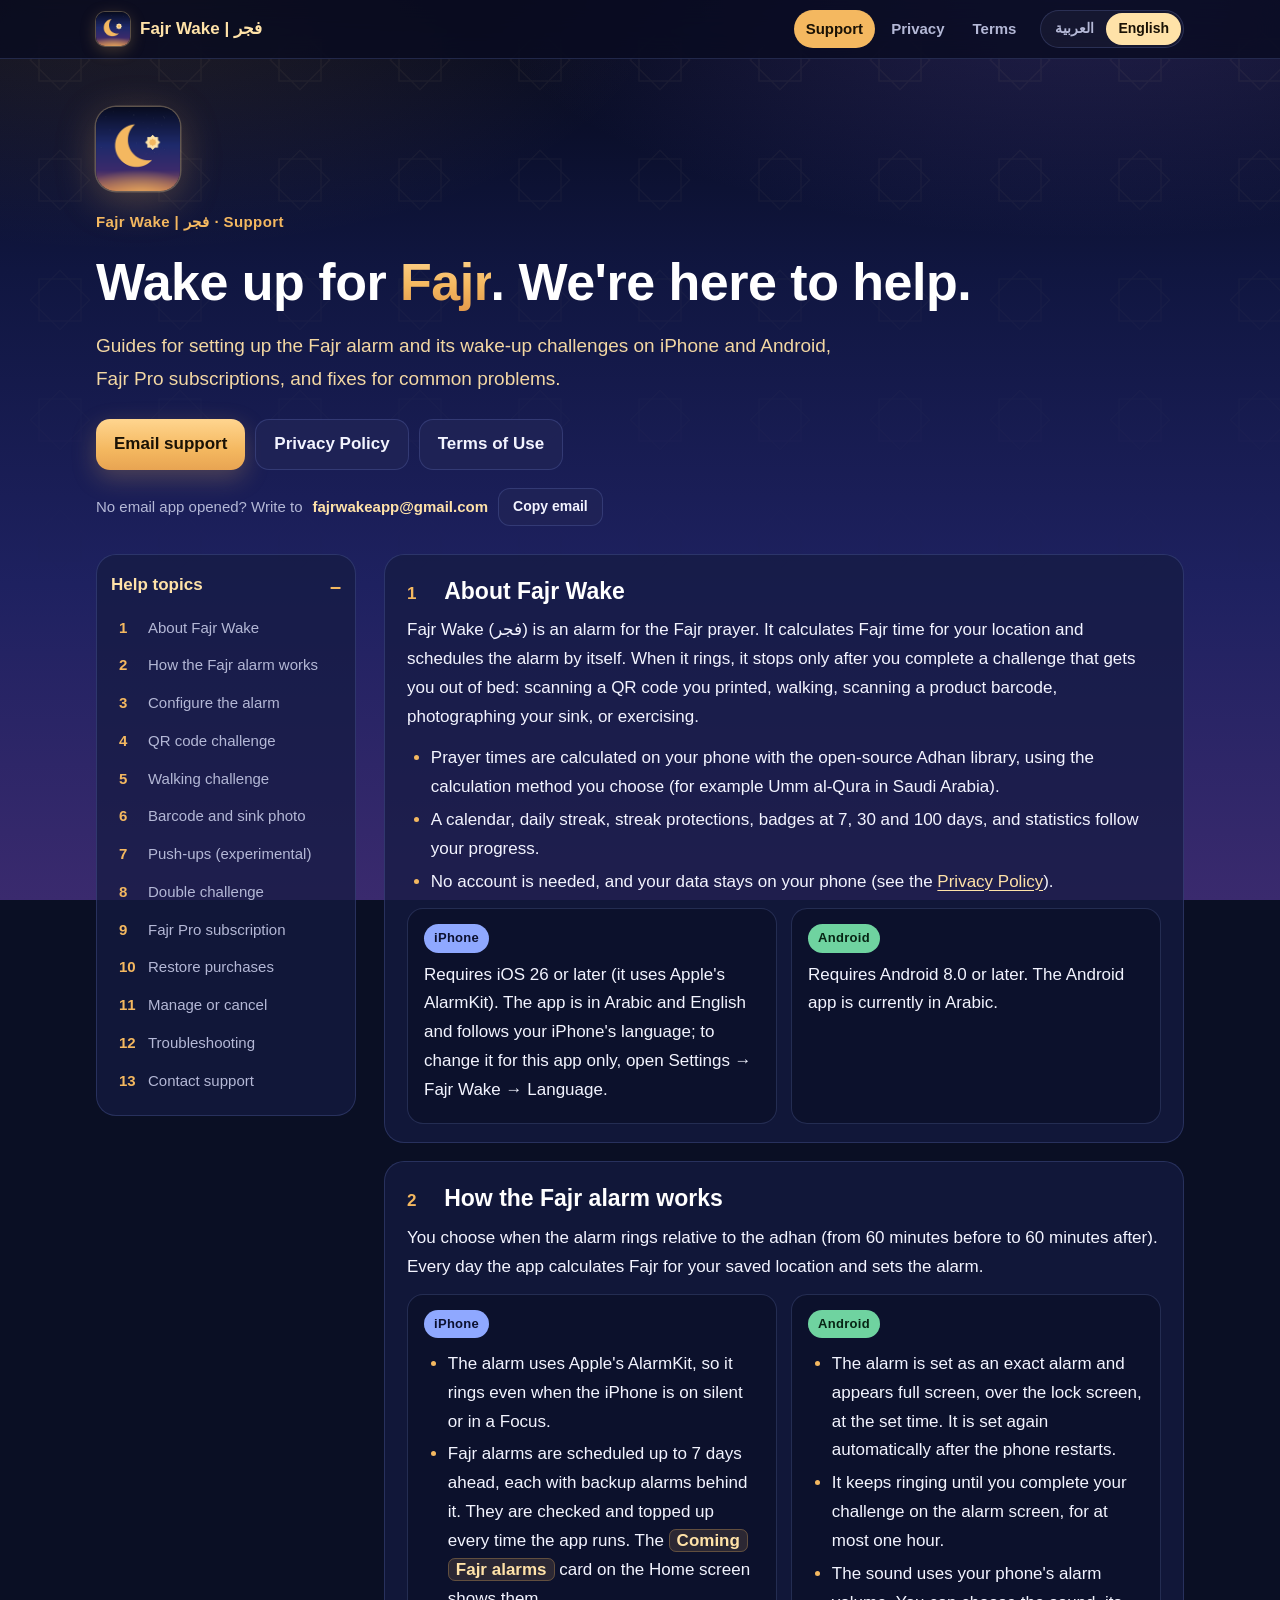
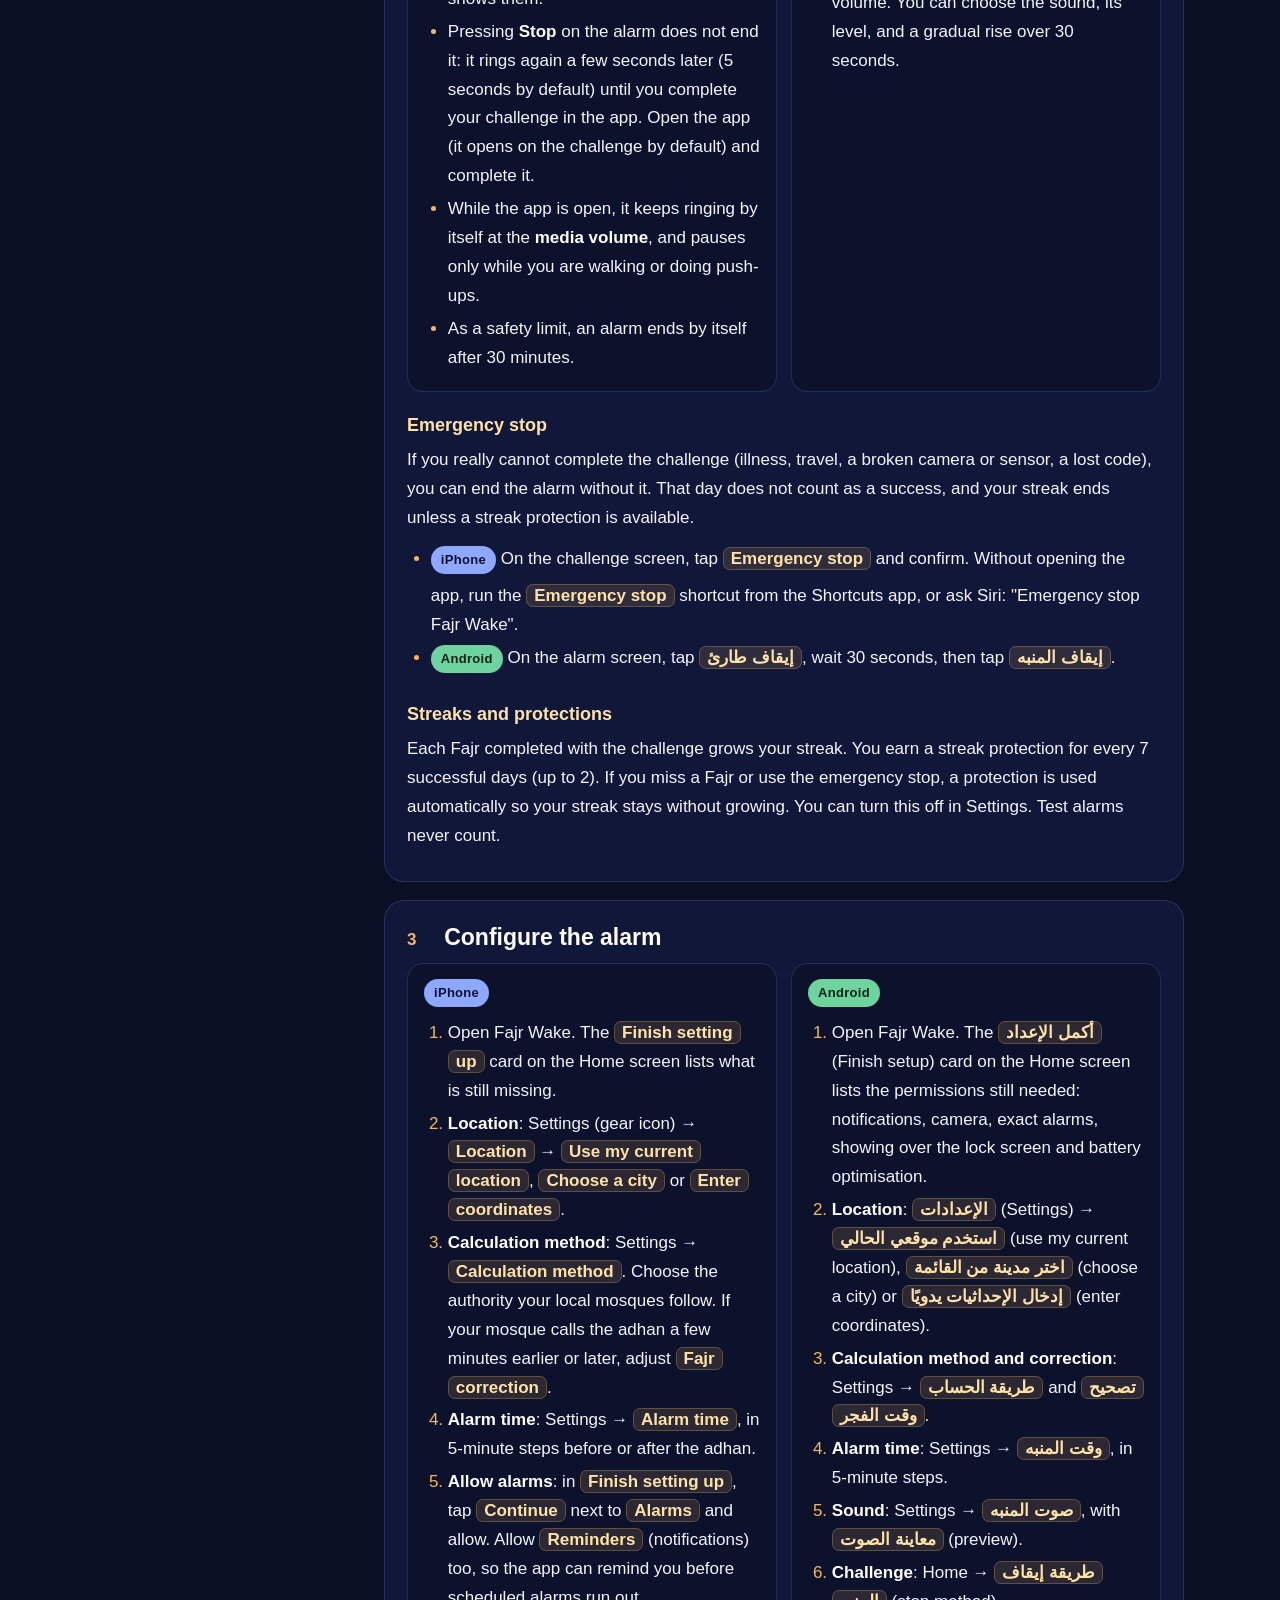
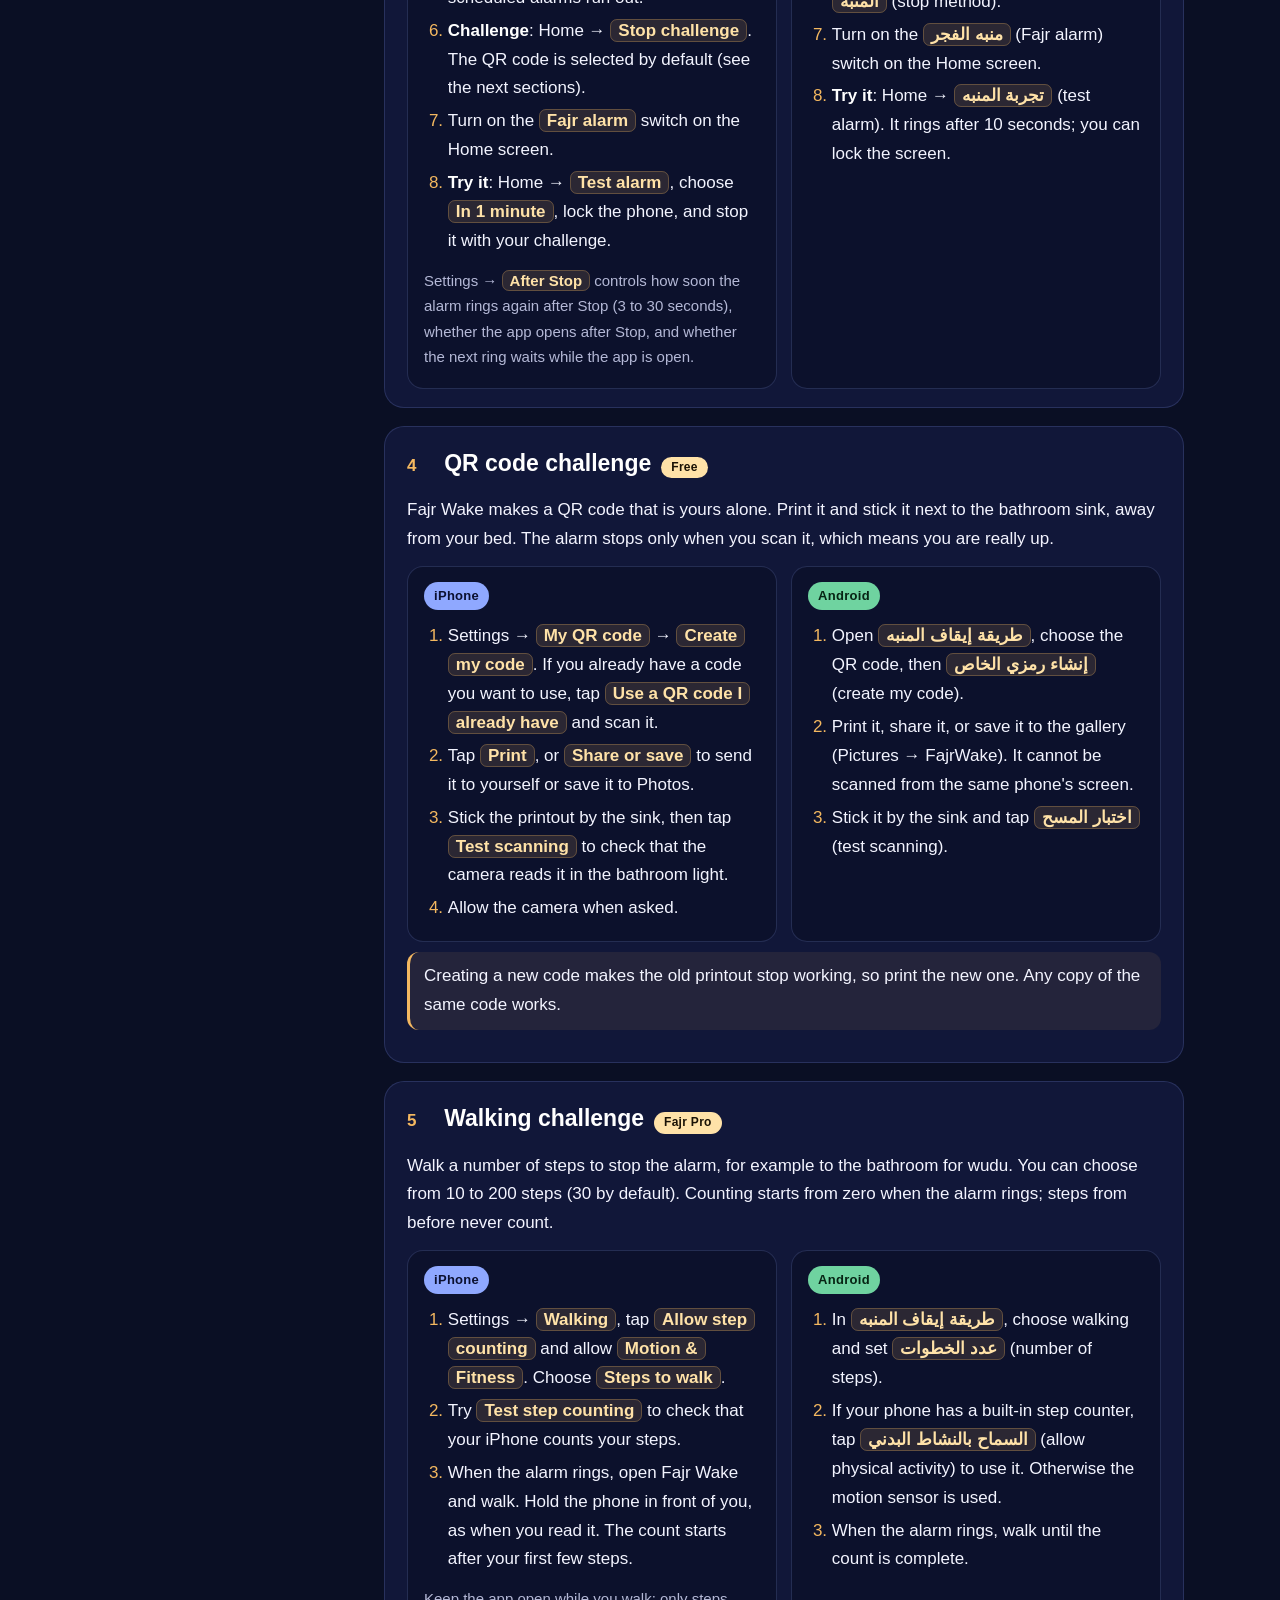
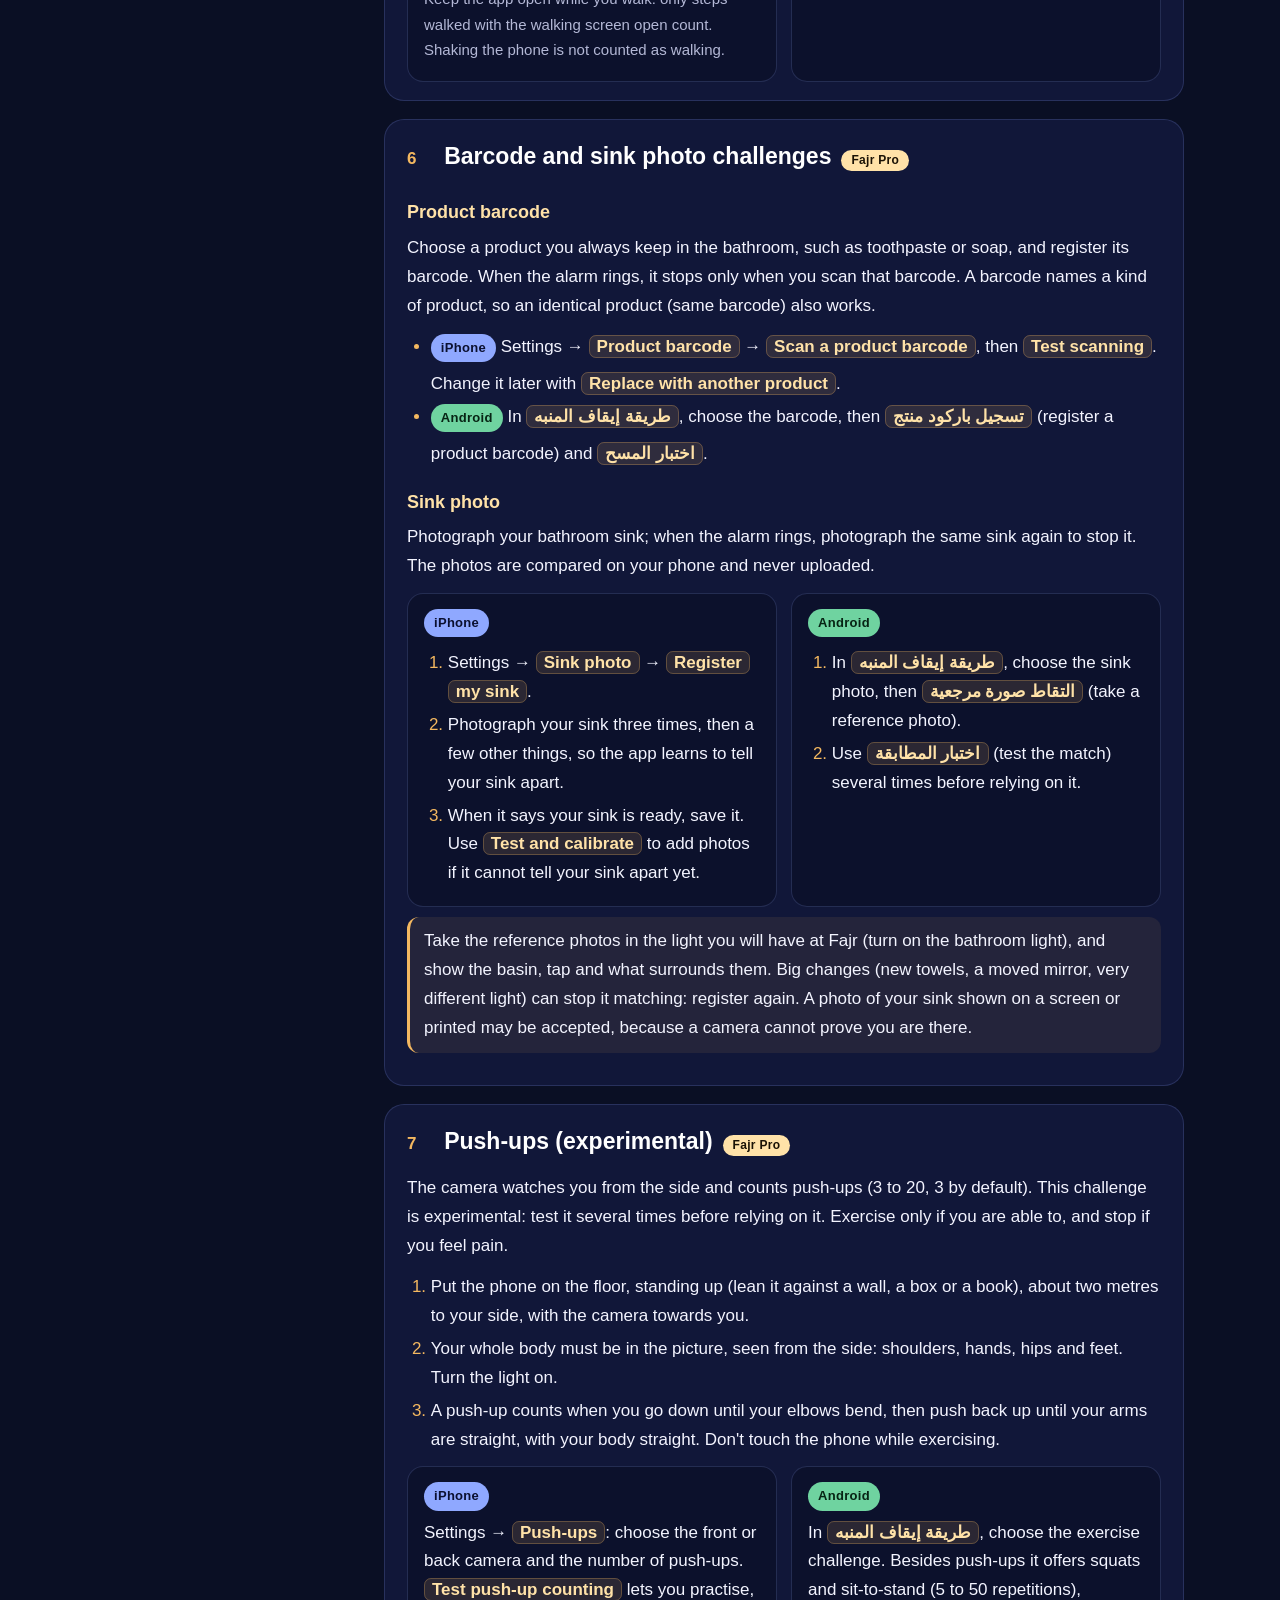
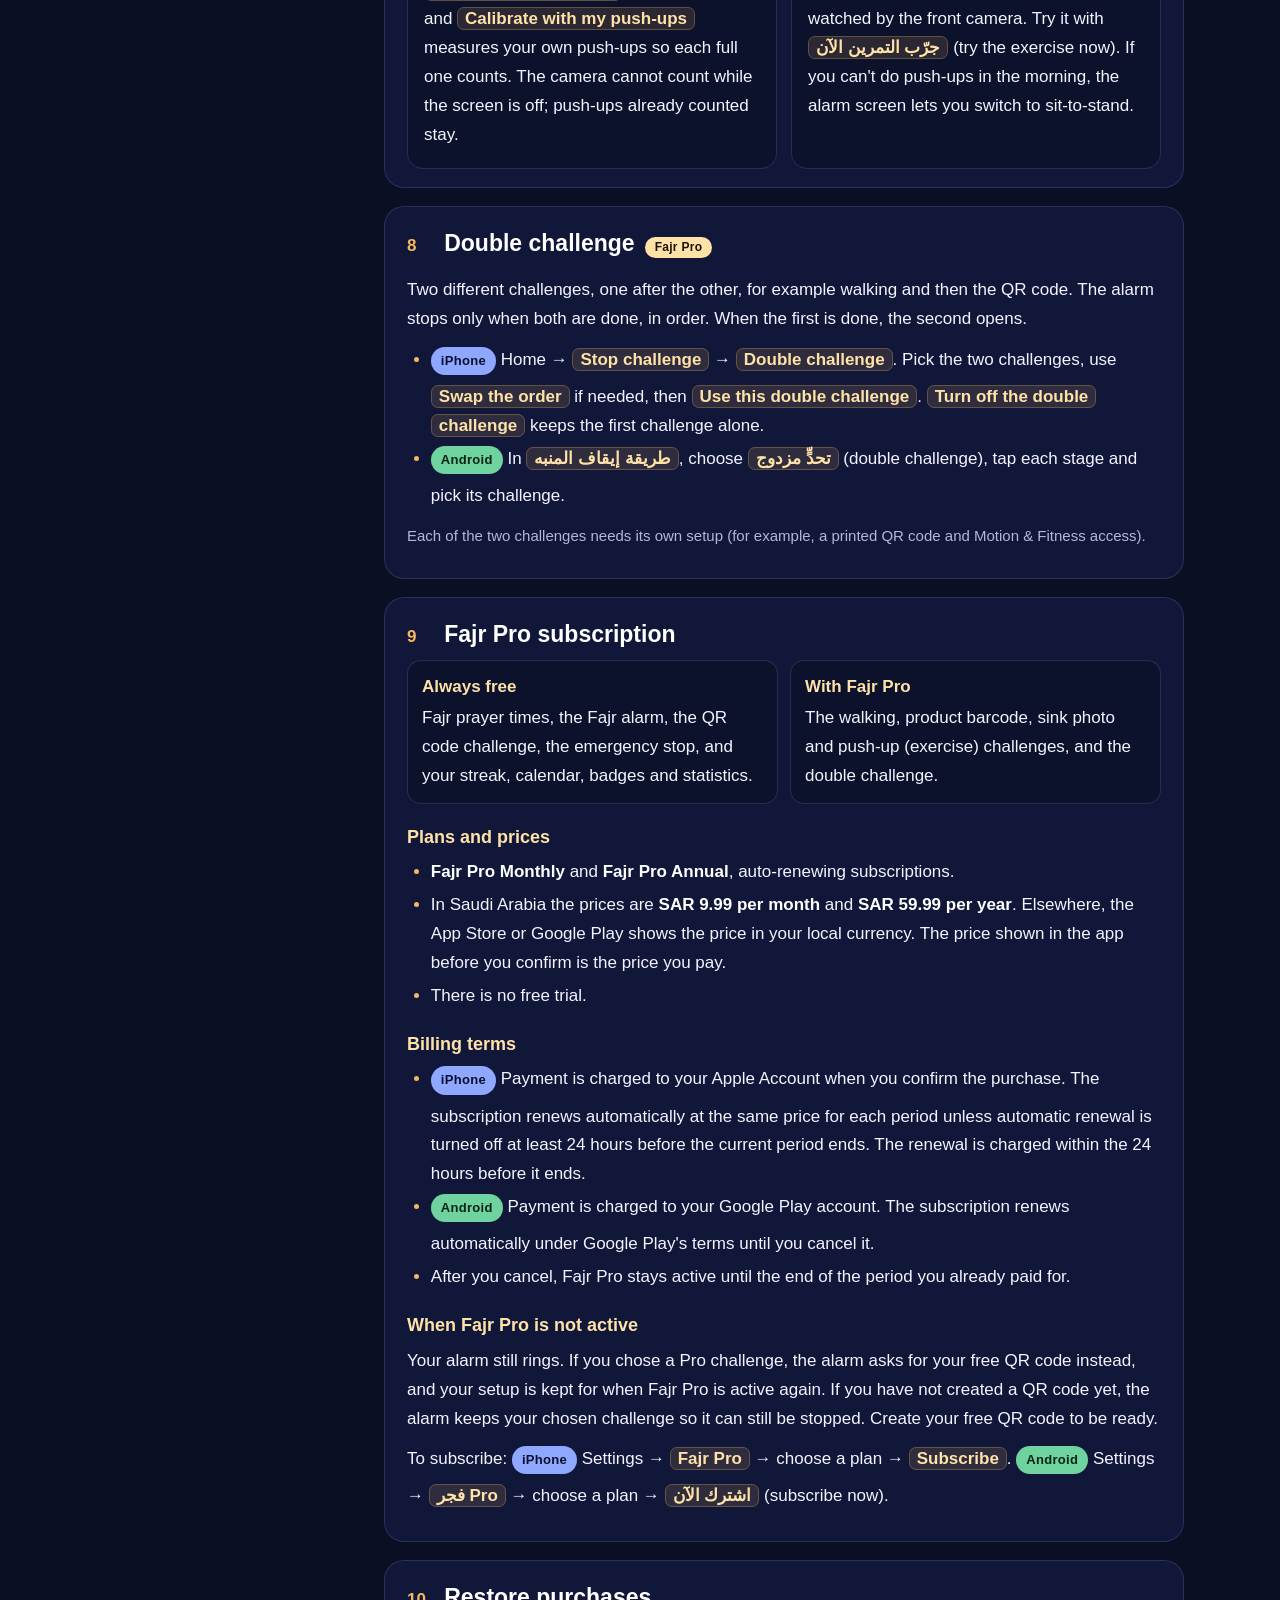
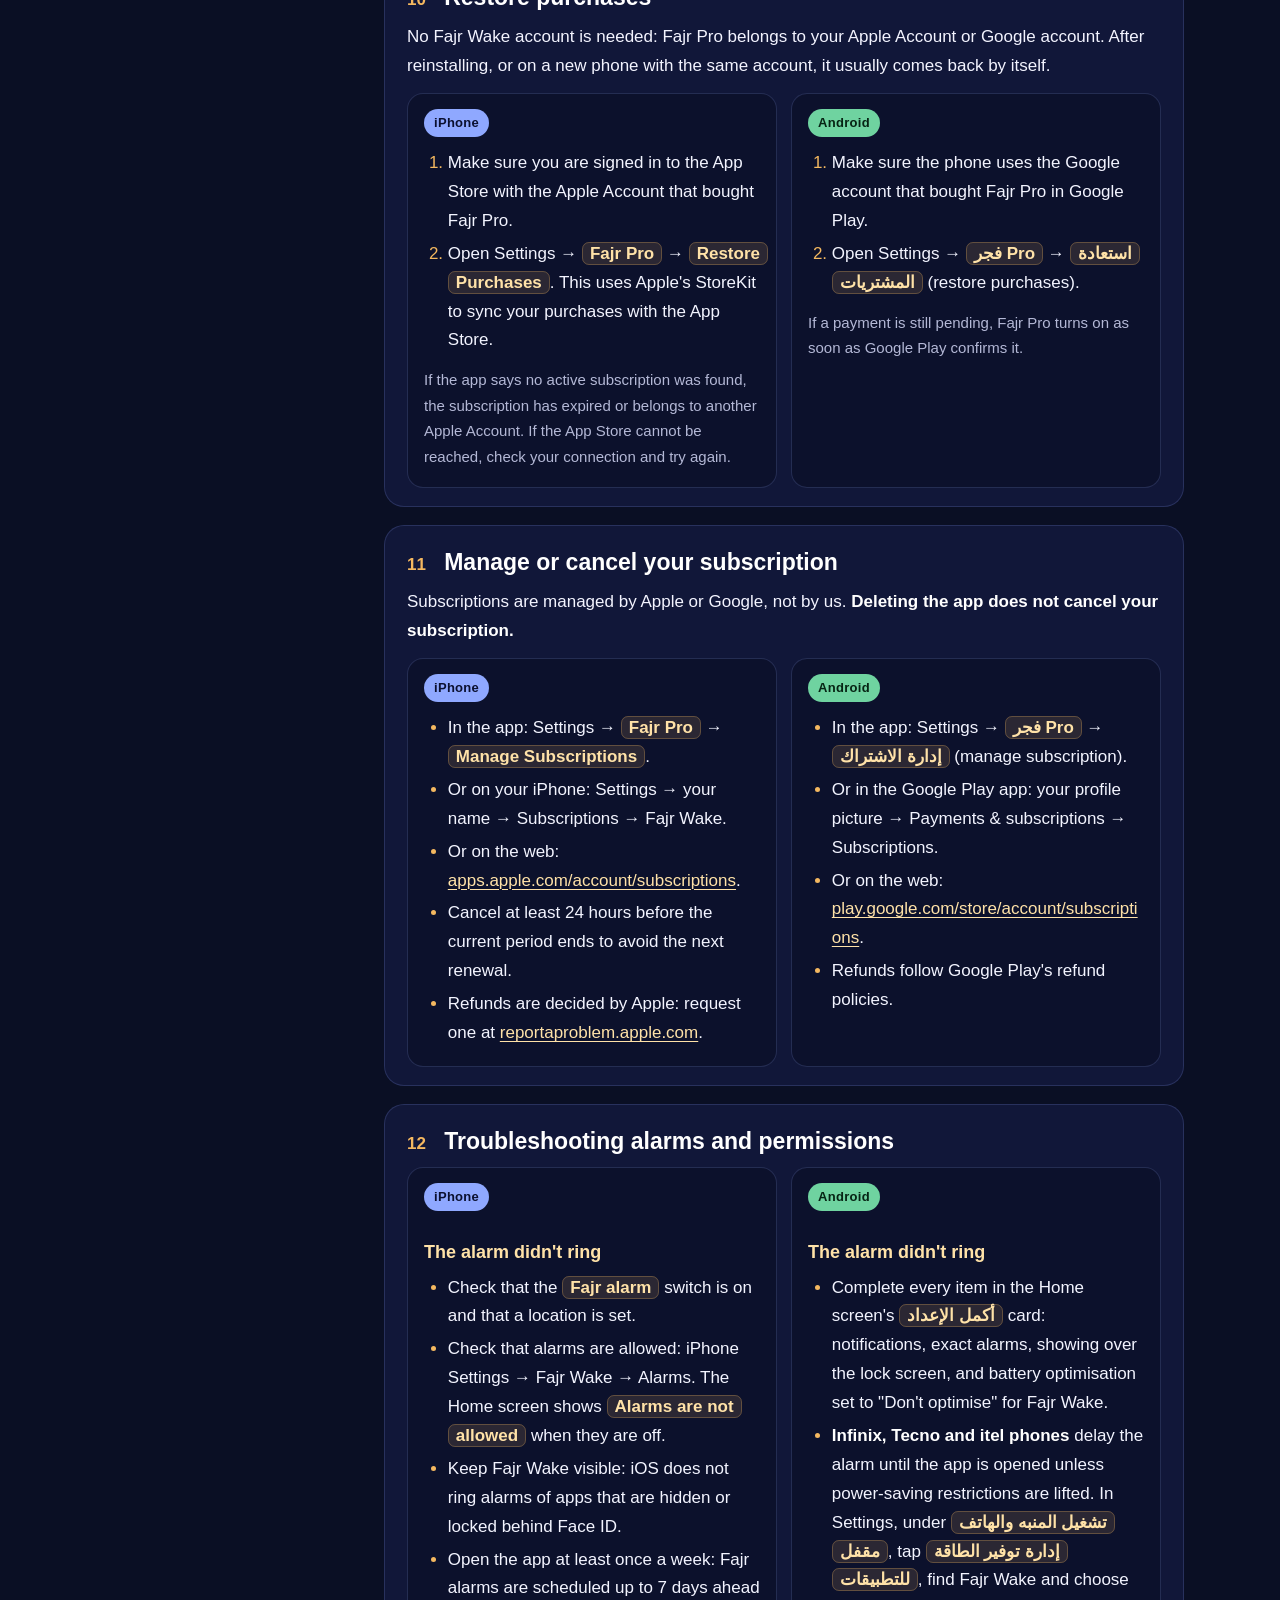
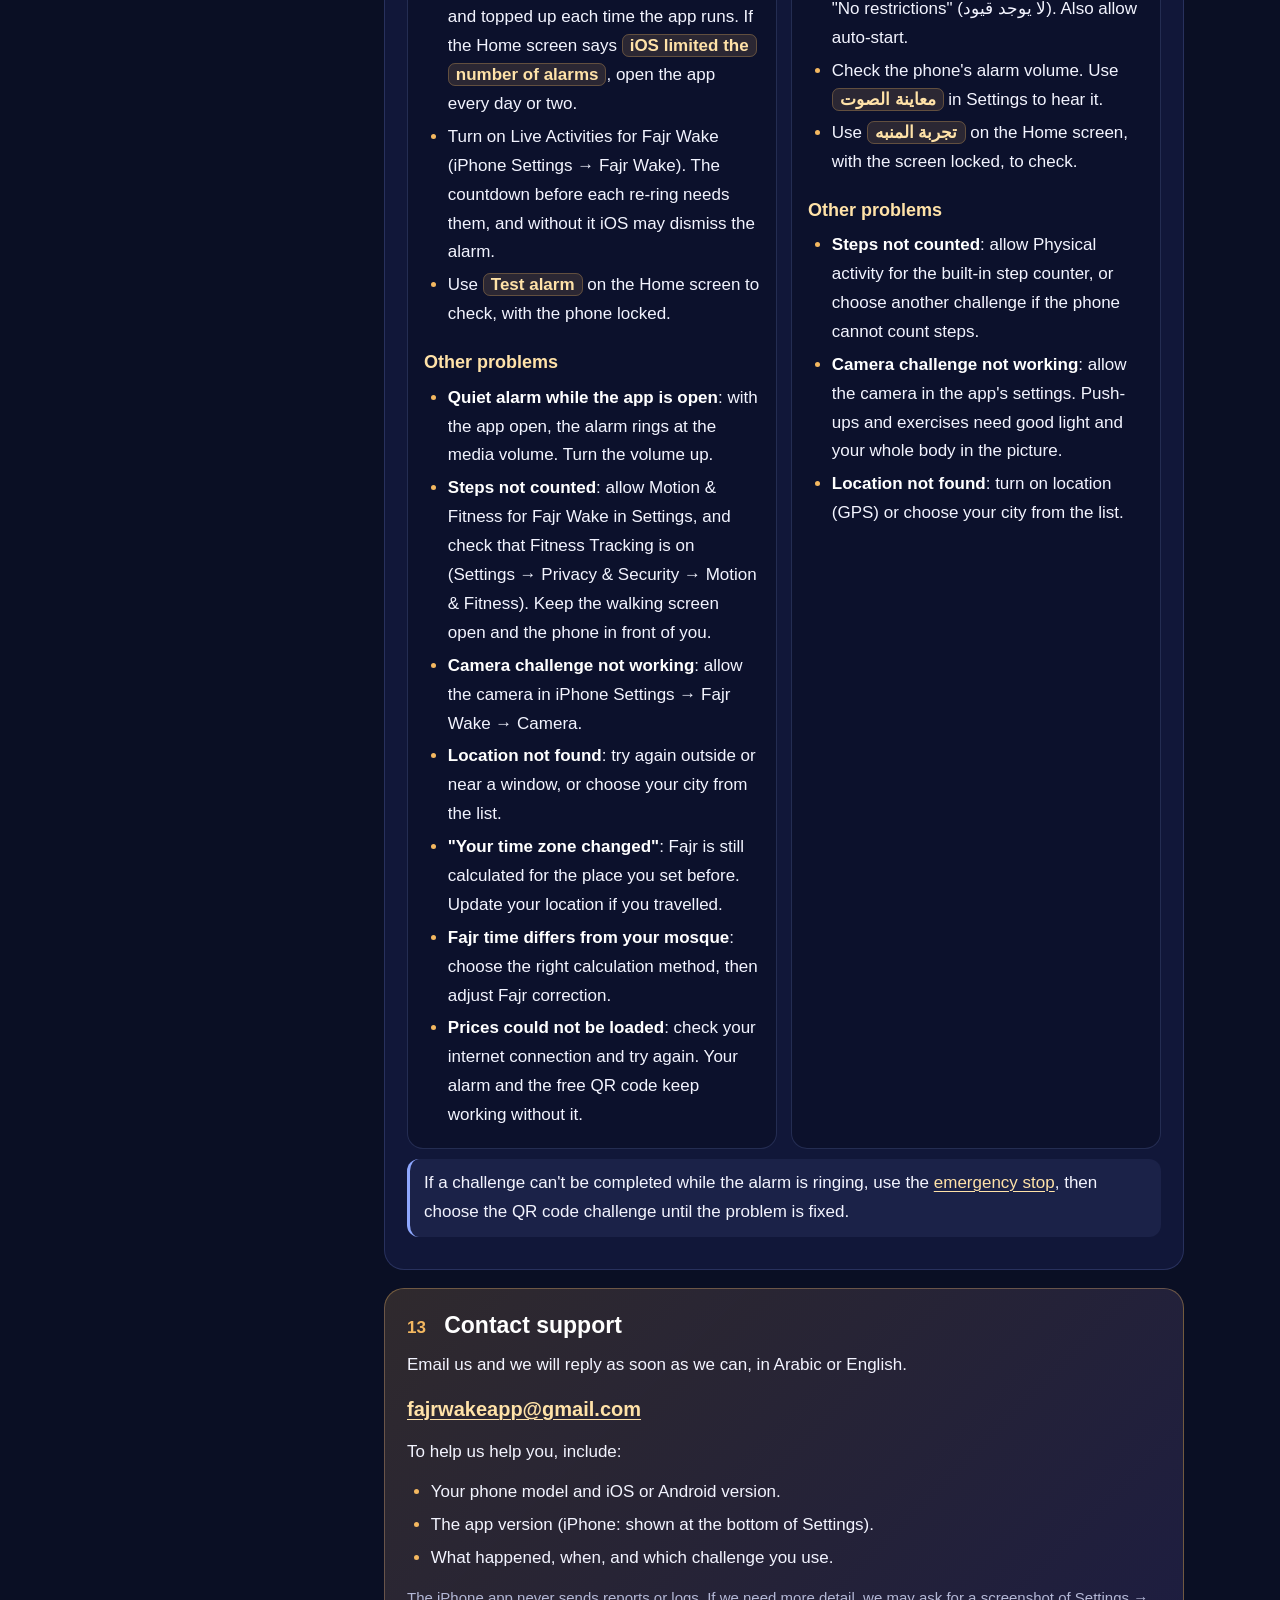
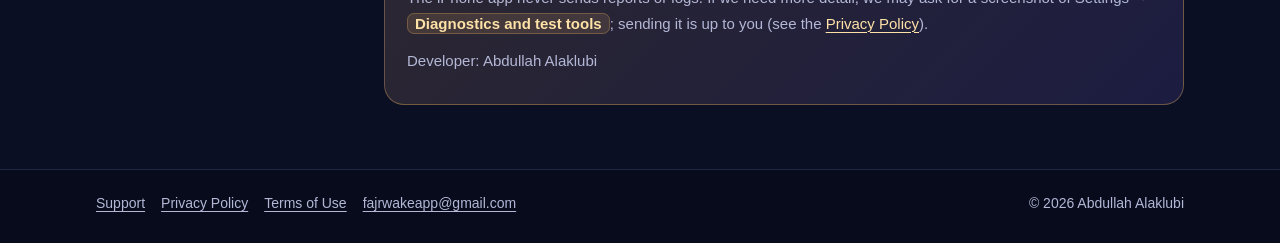
<file: support/index.html>
<!doctype html>
<html lang="en" dir="ltr" class="no-js" data-title-en="Support · Fajr Wake" data-title-ar="الدعم · فجر">
<head>
<meta charset="utf-8">
<meta name="viewport" content="width=device-width, initial-scale=1">
<title>Support · Fajr Wake | الدعم · فجر</title>
<meta name="description" content="Help for Fajr Wake (فجر), the Fajr prayer alarm with wake-up challenges, on iPhone and Android: setup, challenges, Fajr Pro, troubleshooting and contact.">
<meta name="theme-color" content="#0A0F24">
<link rel="canonical" href="https://abdullahjbnj.github.io/fajrwake-privacy/support/">
<link rel="icon" type="image/png" sizes="32x32" href="../assets/icon-32.png">
<link rel="apple-touch-icon" href="../assets/icon-180.png">
<link rel="stylesheet" href="../assets/site.css">
<script src="../assets/site.js"></script>
</head>
<body>
<a class="skip" href="#main"><span data-l="en">Skip to content</span><span data-l="ar" lang="ar">انتقل إلى المحتوى</span></a>
<header class="site-header">
  <div class="bar">
    <a class="brand" href="../" data-internal><img src="../assets/icon-180.png" alt="" width="34" height="34"><span>Fajr Wake <span aria-hidden="true">|</span> <span lang="ar">فجر</span></span></a>
    <nav class="nav" aria-label="Site">
      <a href="../support/" data-internal aria-current="page"><span data-l="en">Support</span><span data-l="ar" lang="ar">الدعم</span></a>
      <a href="../privacy/" data-internal><span data-l="en">Privacy</span><span data-l="ar" lang="ar">الخصوصية</span></a>
      <a href="../terms/" data-internal><span data-l="en">Terms</span><span data-l="ar" lang="ar">الشروط</span></a>
    </nav>
    <div class="lang-switch" role="group" aria-label="Language / اللغة">
      <button type="button" data-set-lang="ar" lang="ar">العربية</button><button type="button" data-set-lang="en" lang="en">English</button>
    </div>
  </div>
</header>

<main id="main">

<!-- ============================== ENGLISH ============================== -->
<div data-l="en" lang="en" dir="ltr">
<section class="hero">
  <img class="icon" src="../assets/icon-180.png" alt="Fajr Wake app icon" width="84" height="84">
  <p class="eyebrow">Fajr Wake | فجر · Support</p>
  <h1>Wake up for <em>Fajr</em>. We're here to help.</h1>
  <p class="lead">Guides for setting up the Fajr alarm and its wake-up challenges on iPhone and Android, Fajr Pro subscriptions, and fixes for common problems.</p>
  <div class="actions">
    <a class="btn primary" href="mailto:fajrwakeapp@gmail.com?subject=Fajr%20Wake%20Support">Email support</a>
    <a class="btn" href="../privacy/" data-internal>Privacy Policy</a>
    <a class="btn" href="../terms/" data-internal>Terms of Use</a>
  </div>
  <p class="mail-fallback">No email app opened? Write to <strong class="ltr">fajrwakeapp@gmail.com</strong>
    <button type="button" class="copy-email" data-copy="fajrwakeapp@gmail.com" data-done="Copied ✓" data-fail="Address selected: copy it from there">Copy email</button>
    <span class="copy-status" role="status" aria-live="polite"></span></p>
</section>

<div class="layout with-toc">
<details class="toc" open>
  <summary>Help topics</summary>
  <ol>
    <li><a href="#en-about">About Fajr Wake</a></li>
    <li><a href="#en-alarm">How the Fajr alarm works</a></li>
    <li><a href="#en-configure">Configure the alarm</a></li>
    <li><a href="#en-qr">QR code challenge</a></li>
    <li><a href="#en-walking">Walking challenge</a></li>
    <li><a href="#en-barcode">Barcode and sink photo</a></li>
    <li><a href="#en-pushups">Push-ups (experimental)</a></li>
    <li><a href="#en-double">Double challenge</a></li>
    <li><a href="#en-pro">Fajr Pro subscription</a></li>
    <li><a href="#en-restore">Restore purchases</a></li>
    <li><a href="#en-manage">Manage or cancel</a></li>
    <li><a href="#en-troubleshooting">Troubleshooting</a></li>
    <li><a href="#en-contact">Contact support</a></li>
  </ol>
</details>

<div class="content">

<section class="card" id="en-about">
  <h2><span class="num">1</span>About Fajr Wake</h2>
  <p>Fajr Wake (فجر) is an alarm for the Fajr prayer. It calculates Fajr time for your location and schedules the alarm by itself. When it rings, it stops only after you complete a challenge that gets you out of bed: scanning a QR code you printed, walking, scanning a product barcode, photographing your sink, or exercising.</p>
  <ul>
    <li>Prayer times are calculated on your phone with the open-source Adhan library, using the calculation method you choose (for example Umm al-Qura in Saudi Arabia).</li>
    <li>A calendar, daily streak, streak protections, badges at 7, 30 and 100 days, and statistics follow your progress.</li>
    <li>No account is needed, and your data stays on your phone (see the <a href="../privacy/" data-internal>Privacy Policy</a>).</li>
  </ul>
  <div class="platforms">
    <div class="platform"><span class="pill ios">iPhone</span><p>Requires iOS 26 or later (it uses Apple's AlarmKit). The app is in Arabic and English and follows your iPhone's language; to change it for this app only, open Settings → Fajr Wake → Language.</p></div>
    <div class="platform"><span class="pill android">Android</span><p>Requires Android 8.0 or later. The Android app is currently in Arabic.</p></div>
  </div>
</section>

<section class="card" id="en-alarm">
  <h2><span class="num">2</span>How the Fajr alarm works</h2>
  <p>You choose when the alarm rings relative to the adhan (from 60 minutes before to 60 minutes after). Every day the app calculates Fajr for your saved location and sets the alarm.</p>
  <div class="platforms">
    <div class="platform"><span class="pill ios">iPhone</span>
      <ul>
        <li>The alarm uses Apple's AlarmKit, so it rings even when the iPhone is on silent or in a Focus.</li>
        <li>Fajr alarms are scheduled up to 7 days ahead, each with backup alarms behind it. They are checked and topped up every time the app runs. The <span class="ui">Coming Fajr alarms</span> card on the Home screen shows them.</li>
        <li>Pressing <strong>Stop</strong> on the alarm does not end it: it rings again a few seconds later (5 seconds by default) until you complete your challenge in the app. Open the app (it opens on the challenge by default) and complete it.</li>
        <li>While the app is open, it keeps ringing by itself at the <strong>media volume</strong>, and pauses only while you are walking or doing push-ups.</li>
        <li>As a safety limit, an alarm ends by itself after 30 minutes.</li>
      </ul>
    </div>
    <div class="platform"><span class="pill android">Android</span>
      <ul>
        <li>The alarm is set as an exact alarm and appears full screen, over the lock screen, at the set time. It is set again automatically after the phone restarts.</li>
        <li>It keeps ringing until you complete your challenge on the alarm screen, for at most one hour.</li>
        <li>The sound uses your phone's alarm volume. You can choose the sound, its level, and a gradual rise over 30 seconds.</li>
      </ul>
    </div>
  </div>
  <h3>Emergency stop</h3>
  <p>If you really cannot complete the challenge (illness, travel, a broken camera or sensor, a lost code), you can end the alarm without it. That day does not count as a success, and your streak ends unless a streak protection is available.</p>
  <ul>
    <li><span class="pill ios">iPhone</span> On the challenge screen, tap <span class="ui">Emergency stop</span> and confirm. Without opening the app, run the <span class="ui">Emergency stop</span> shortcut from the Shortcuts app, or ask Siri: "Emergency stop Fajr Wake".</li>
    <li><span class="pill android">Android</span> On the alarm screen, tap <span class="ui" lang="ar">إيقاف طارئ</span>, wait 30 seconds, then tap <span class="ui" lang="ar">إيقاف المنبه</span>.</li>
  </ul>
  <h3>Streaks and protections</h3>
  <p>Each Fajr completed with the challenge grows your streak. You earn a streak protection for every 7 successful days (up to 2). If you miss a Fajr or use the emergency stop, a protection is used automatically so your streak stays without growing. You can turn this off in Settings. Test alarms never count.</p>
</section>

<section class="card" id="en-configure">
  <h2><span class="num">3</span>Configure the alarm</h2>
  <div class="platforms">
    <div class="platform"><span class="pill ios">iPhone</span>
      <ol>
        <li>Open Fajr Wake. The <span class="ui">Finish setting up</span> card on the Home screen lists what is still missing.</li>
        <li><strong>Location</strong>: Settings (gear icon) → <span class="ui">Location</span> → <span class="ui">Use my current location</span>, <span class="ui">Choose a city</span> or <span class="ui">Enter coordinates</span>.</li>
        <li><strong>Calculation method</strong>: Settings → <span class="ui">Calculation method</span>. Choose the authority your local mosques follow. If your mosque calls the adhan a few minutes earlier or later, adjust <span class="ui">Fajr correction</span>.</li>
        <li><strong>Alarm time</strong>: Settings → <span class="ui">Alarm time</span>, in 5-minute steps before or after the adhan.</li>
        <li><strong>Allow alarms</strong>: in <span class="ui">Finish setting up</span>, tap <span class="ui">Continue</span> next to <span class="ui">Alarms</span> and allow. Allow <span class="ui">Reminders</span> (notifications) too, so the app can remind you before scheduled alarms run out.</li>
        <li><strong>Challenge</strong>: Home → <span class="ui">Stop challenge</span>. The QR code is selected by default (see the next sections).</li>
        <li>Turn on the <span class="ui">Fajr alarm</span> switch on the Home screen.</li>
        <li><strong>Try it</strong>: Home → <span class="ui">Test alarm</span>, choose <span class="ui">In 1 minute</span>, lock the phone, and stop it with your challenge.</li>
      </ol>
      <p class="small muted">Settings → <span class="ui">After Stop</span> controls how soon the alarm rings again after Stop (3 to 30 seconds), whether the app opens after Stop, and whether the next ring waits while the app is open.</p>
    </div>
    <div class="platform"><span class="pill android">Android</span>
      <ol>
        <li>Open Fajr Wake. The <span class="ui" lang="ar">أكمل الإعداد</span> (Finish setup) card on the Home screen lists the permissions still needed: notifications, camera, exact alarms, showing over the lock screen and battery optimisation.</li>
        <li><strong>Location</strong>: <span class="ui" lang="ar">الإعدادات</span> (Settings) → <span class="ui" lang="ar">استخدم موقعي الحالي</span> (use my current location), <span class="ui" lang="ar">اختر مدينة من القائمة</span> (choose a city) or <span class="ui" lang="ar">إدخال الإحداثيات يدويًا</span> (enter coordinates).</li>
        <li><strong>Calculation method and correction</strong>: Settings → <span class="ui" lang="ar">طريقة الحساب</span> and <span class="ui" lang="ar">تصحيح وقت الفجر</span>.</li>
        <li><strong>Alarm time</strong>: Settings → <span class="ui" lang="ar">وقت المنبه</span>, in 5-minute steps.</li>
        <li><strong>Sound</strong>: Settings → <span class="ui" lang="ar">صوت المنبه</span>, with <span class="ui" lang="ar">معاينة الصوت</span> (preview).</li>
        <li><strong>Challenge</strong>: Home → <span class="ui" lang="ar">طريقة إيقاف المنبه</span> (stop method).</li>
        <li>Turn on the <span class="ui" lang="ar">منبه الفجر</span> (Fajr alarm) switch on the Home screen.</li>
        <li><strong>Try it</strong>: Home → <span class="ui" lang="ar">تجربة المنبه</span> (test alarm). It rings after 10 seconds; you can lock the screen.</li>
      </ol>
    </div>
  </div>
</section>

<section class="card" id="en-qr">
  <h2><span class="num">4</span>QR code challenge <span class="pill both" style="font-size:12px">Free</span></h2>
  <p>Fajr Wake makes a QR code that is yours alone. Print it and stick it next to the bathroom sink, away from your bed. The alarm stops only when you scan it, which means you are really up.</p>
  <div class="platforms">
    <div class="platform"><span class="pill ios">iPhone</span>
      <ol>
        <li>Settings → <span class="ui">My QR code</span> → <span class="ui">Create my code</span>. If you already have a code you want to use, tap <span class="ui">Use a QR code I already have</span> and scan it.</li>
        <li>Tap <span class="ui">Print</span>, or <span class="ui">Share or save</span> to send it to yourself or save it to Photos.</li>
        <li>Stick the printout by the sink, then tap <span class="ui">Test scanning</span> to check that the camera reads it in the bathroom light.</li>
        <li>Allow the camera when asked.</li>
      </ol>
    </div>
    <div class="platform"><span class="pill android">Android</span>
      <ol>
        <li>Open <span class="ui" lang="ar">طريقة إيقاف المنبه</span>, choose the QR code, then <span class="ui" lang="ar">إنشاء رمزي الخاص</span> (create my code).</li>
        <li>Print it, share it, or save it to the gallery (Pictures → FajrWake). It cannot be scanned from the same phone's screen.</li>
        <li>Stick it by the sink and tap <span class="ui" lang="ar">اختبار المسح</span> (test scanning).</li>
      </ol>
    </div>
  </div>
  <p class="note">Creating a new code makes the old printout stop working, so print the new one. Any copy of the same code works.</p>
</section>

<section class="card" id="en-walking">
  <h2><span class="num">5</span>Walking challenge <span class="pill both" style="font-size:12px">Fajr Pro</span></h2>
  <p>Walk a number of steps to stop the alarm, for example to the bathroom for wudu. You can choose from 10 to 200 steps (30 by default). Counting starts from zero when the alarm rings; steps from before never count.</p>
  <div class="platforms">
    <div class="platform"><span class="pill ios">iPhone</span>
      <ol>
        <li>Settings → <span class="ui">Walking</span>, tap <span class="ui">Allow step counting</span> and allow <span class="ui">Motion &amp; Fitness</span>. Choose <span class="ui">Steps to walk</span>.</li>
        <li>Try <span class="ui">Test step counting</span> to check that your iPhone counts your steps.</li>
        <li>When the alarm rings, open Fajr Wake and walk. Hold the phone in front of you, as when you read it. The count starts after your first few steps.</li>
      </ol>
      <p class="small muted">Keep the app open while you walk: only steps walked with the walking screen open count. Shaking the phone is not counted as walking.</p>
    </div>
    <div class="platform"><span class="pill android">Android</span>
      <ol>
        <li>In <span class="ui" lang="ar">طريقة إيقاف المنبه</span>, choose walking and set <span class="ui" lang="ar">عدد الخطوات</span> (number of steps).</li>
        <li>If your phone has a built-in step counter, tap <span class="ui" lang="ar">السماح بالنشاط البدني</span> (allow physical activity) to use it. Otherwise the motion sensor is used.</li>
        <li>When the alarm rings, walk until the count is complete.</li>
      </ol>
    </div>
  </div>
</section>

<section class="card" id="en-barcode">
  <h2><span class="num">6</span>Barcode and sink photo challenges <span class="pill both" style="font-size:12px">Fajr Pro</span></h2>
  <h3>Product barcode</h3>
  <p>Choose a product you always keep in the bathroom, such as toothpaste or soap, and register its barcode. When the alarm rings, it stops only when you scan that barcode. A barcode names a kind of product, so an identical product (same barcode) also works.</p>
  <ul>
    <li><span class="pill ios">iPhone</span> Settings → <span class="ui">Product barcode</span> → <span class="ui">Scan a product barcode</span>, then <span class="ui">Test scanning</span>. Change it later with <span class="ui">Replace with another product</span>.</li>
    <li><span class="pill android">Android</span> In <span class="ui" lang="ar">طريقة إيقاف المنبه</span>, choose the barcode, then <span class="ui" lang="ar">تسجيل باركود منتج</span> (register a product barcode) and <span class="ui" lang="ar">اختبار المسح</span>.</li>
  </ul>
  <h3>Sink photo</h3>
  <p>Photograph your bathroom sink; when the alarm rings, photograph the same sink again to stop it. The photos are compared on your phone and never uploaded.</p>
  <div class="platforms">
    <div class="platform"><span class="pill ios">iPhone</span>
      <ol>
        <li>Settings → <span class="ui">Sink photo</span> → <span class="ui">Register my sink</span>.</li>
        <li>Photograph your sink three times, then a few other things, so the app learns to tell your sink apart.</li>
        <li>When it says your sink is ready, save it. Use <span class="ui">Test and calibrate</span> to add photos if it cannot tell your sink apart yet.</li>
      </ol>
    </div>
    <div class="platform"><span class="pill android">Android</span>
      <ol>
        <li>In <span class="ui" lang="ar">طريقة إيقاف المنبه</span>, choose the sink photo, then <span class="ui" lang="ar">التقاط صورة مرجعية</span> (take a reference photo).</li>
        <li>Use <span class="ui" lang="ar">اختبار المطابقة</span> (test the match) several times before relying on it.</li>
      </ol>
    </div>
  </div>
  <p class="note">Take the reference photos in the light you will have at Fajr (turn on the bathroom light), and show the basin, tap and what surrounds them. Big changes (new towels, a moved mirror, very different light) can stop it matching: register again. A photo of your sink shown on a screen or printed may be accepted, because a camera cannot prove you are there.</p>
</section>

<section class="card" id="en-pushups">
  <h2><span class="num">7</span>Push-ups (experimental) <span class="pill both" style="font-size:12px">Fajr Pro</span></h2>
  <p>The camera watches you from the side and counts push-ups (3 to 20, 3 by default). This challenge is experimental: test it several times before relying on it. Exercise only if you are able to, and stop if you feel pain.</p>
  <ol>
    <li>Put the phone on the floor, standing up (lean it against a wall, a box or a book), about two metres to your side, with the camera towards you.</li>
    <li>Your whole body must be in the picture, seen from the side: shoulders, hands, hips and feet. Turn the light on.</li>
    <li>A push-up counts when you go down until your elbows bend, then push back up until your arms are straight, with your body straight. Don't touch the phone while exercising.</li>
  </ol>
  <div class="platforms">
    <div class="platform"><span class="pill ios">iPhone</span><p>Settings → <span class="ui">Push-ups</span>: choose the front or back camera and the number of push-ups. <span class="ui">Test push-up counting</span> lets you practise, and <span class="ui">Calibrate with my push-ups</span> measures your own push-ups so each full one counts. The camera cannot count while the screen is off; push-ups already counted stay.</p></div>
    <div class="platform"><span class="pill android">Android</span><p>In <span class="ui" lang="ar">طريقة إيقاف المنبه</span>, choose the exercise challenge. Besides push-ups it offers squats and sit-to-stand (5 to 50 repetitions), watched by the front camera. Try it with <span class="ui" lang="ar">جرّب التمرين الآن</span> (try the exercise now). If you can't do push-ups in the morning, the alarm screen lets you switch to sit-to-stand.</p></div>
  </div>
</section>

<section class="card" id="en-double">
  <h2><span class="num">8</span>Double challenge <span class="pill both" style="font-size:12px">Fajr Pro</span></h2>
  <p>Two different challenges, one after the other, for example walking and then the QR code. The alarm stops only when both are done, in order. When the first is done, the second opens.</p>
  <ul>
    <li><span class="pill ios">iPhone</span> Home → <span class="ui">Stop challenge</span> → <span class="ui">Double challenge</span>. Pick the two challenges, use <span class="ui">Swap the order</span> if needed, then <span class="ui">Use this double challenge</span>. <span class="ui">Turn off the double challenge</span> keeps the first challenge alone.</li>
    <li><span class="pill android">Android</span> In <span class="ui" lang="ar">طريقة إيقاف المنبه</span>, choose <span class="ui" lang="ar">تحدٍّ مزدوج</span> (double challenge), tap each stage and pick its challenge.</li>
  </ul>
  <p class="small muted">Each of the two challenges needs its own setup (for example, a printed QR code and Motion &amp; Fitness access).</p>
</section>

<section class="card" id="en-pro">
  <h2><span class="num">9</span>Fajr Pro subscription</h2>
  <div class="summary-grid">
    <div><b>Always free</b>Fajr prayer times, the Fajr alarm, the QR code challenge, the emergency stop, and your streak, calendar, badges and statistics.</div>
    <div><b>With Fajr Pro</b>The walking, product barcode, sink photo and push-up (exercise) challenges, and the double challenge.</div>
  </div>
  <h3>Plans and prices</h3>
  <ul>
    <li><strong>Fajr Pro Monthly</strong> and <strong>Fajr Pro Annual</strong>, auto-renewing subscriptions.</li>
    <li>In Saudi Arabia the prices are <strong>SAR 9.99 per month</strong> and <strong>SAR 59.99 per year</strong>. Elsewhere, the App Store or Google Play shows the price in your local currency. The price shown in the app before you confirm is the price you pay.</li>
    <li>There is no free trial.</li>
  </ul>
  <h3>Billing terms</h3>
  <ul>
    <li><span class="pill ios">iPhone</span> Payment is charged to your Apple Account when you confirm the purchase. The subscription renews automatically at the same price for each period unless automatic renewal is turned off at least 24 hours before the current period ends. The renewal is charged within the 24 hours before it ends.</li>
    <li><span class="pill android">Android</span> Payment is charged to your Google Play account. The subscription renews automatically under Google Play's terms until you cancel it.</li>
    <li>After you cancel, Fajr Pro stays active until the end of the period you already paid for.</li>
  </ul>
  <h3>When Fajr Pro is not active</h3>
  <p>Your alarm still rings. If you chose a Pro challenge, the alarm asks for your free QR code instead, and your setup is kept for when Fajr Pro is active again. If you have not created a QR code yet, the alarm keeps your chosen challenge so it can still be stopped. Create your free QR code to be ready.</p>
  <p>To subscribe: <span class="pill ios">iPhone</span> Settings → <span class="ui">Fajr Pro</span> → choose a plan → <span class="ui">Subscribe</span>. <span class="pill android">Android</span> Settings → <span class="ui" lang="ar">فجر Pro</span> → choose a plan → <span class="ui" lang="ar">اشترك الآن</span> (subscribe now).</p>
</section>

<section class="card" id="en-restore">
  <h2><span class="num">10</span>Restore purchases</h2>
  <p>No Fajr Wake account is needed: Fajr Pro belongs to your Apple Account or Google account. After reinstalling, or on a new phone with the same account, it usually comes back by itself.</p>
  <div class="platforms">
    <div class="platform"><span class="pill ios">iPhone</span>
      <ol>
        <li>Make sure you are signed in to the App Store with the Apple Account that bought Fajr Pro.</li>
        <li>Open Settings → <span class="ui">Fajr Pro</span> → <span class="ui">Restore Purchases</span>. This uses Apple's StoreKit to sync your purchases with the App Store.</li>
      </ol>
      <p class="small muted">If the app says no active subscription was found, the subscription has expired or belongs to another Apple Account. If the App Store cannot be reached, check your connection and try again.</p>
    </div>
    <div class="platform"><span class="pill android">Android</span>
      <ol>
        <li>Make sure the phone uses the Google account that bought Fajr Pro in Google Play.</li>
        <li>Open Settings → <span class="ui" lang="ar">فجر Pro</span> → <span class="ui" lang="ar">استعادة المشتريات</span> (restore purchases).</li>
      </ol>
      <p class="small muted">If a payment is still pending, Fajr Pro turns on as soon as Google Play confirms it.</p>
    </div>
  </div>
</section>

<section class="card" id="en-manage">
  <h2><span class="num">11</span>Manage or cancel your subscription</h2>
  <p>Subscriptions are managed by Apple or Google, not by us. <strong>Deleting the app does not cancel your subscription.</strong></p>
  <div class="platforms">
    <div class="platform"><span class="pill ios">iPhone</span>
      <ul>
        <li>In the app: Settings → <span class="ui">Fajr Pro</span> → <span class="ui">Manage Subscriptions</span>.</li>
        <li>Or on your iPhone: Settings → your name → Subscriptions → Fajr Wake.</li>
        <li>Or on the web: <a href="https://apps.apple.com/account/subscriptions">apps.apple.com/account/subscriptions</a>.</li>
        <li>Cancel at least 24 hours before the current period ends to avoid the next renewal.</li>
        <li>Refunds are decided by Apple: request one at <a href="https://reportaproblem.apple.com">reportaproblem.apple.com</a>.</li>
      </ul>
    </div>
    <div class="platform"><span class="pill android">Android</span>
      <ul>
        <li>In the app: Settings → <span class="ui" lang="ar">فجر Pro</span> → <span class="ui" lang="ar">إدارة الاشتراك</span> (manage subscription).</li>
        <li>Or in the Google Play app: your profile picture → Payments &amp; subscriptions → Subscriptions.</li>
        <li>Or on the web: <a href="https://play.google.com/store/account/subscriptions">play.google.com/store/account/subscriptions</a>.</li>
        <li>Refunds follow Google Play's refund policies.</li>
      </ul>
    </div>
  </div>
</section>

<section class="card" id="en-troubleshooting">
  <h2><span class="num">12</span>Troubleshooting alarms and permissions</h2>
  <div class="platforms">
    <div class="platform"><span class="pill ios">iPhone</span>
      <h3>The alarm didn't ring</h3>
      <ul>
        <li>Check that the <span class="ui">Fajr alarm</span> switch is on and that a location is set.</li>
        <li>Check that alarms are allowed: iPhone Settings → Fajr Wake → Alarms. The Home screen shows <span class="ui">Alarms are not allowed</span> when they are off.</li>
        <li>Keep Fajr Wake visible: iOS does not ring alarms of apps that are hidden or locked behind Face ID.</li>
        <li>Open the app at least once a week: Fajr alarms are scheduled up to 7 days ahead and topped up each time the app runs. If the Home screen says <span class="ui">iOS limited the number of alarms</span>, open the app every day or two.</li>
        <li>Turn on Live Activities for Fajr Wake (iPhone Settings → Fajr Wake). The countdown before each re-ring needs them, and without it iOS may dismiss the alarm.</li>
        <li>Use <span class="ui">Test alarm</span> on the Home screen to check, with the phone locked.</li>
      </ul>
      <h3>Other problems</h3>
      <ul>
        <li><strong>Quiet alarm while the app is open</strong>: with the app open, the alarm rings at the media volume. Turn the volume up.</li>
        <li><strong>Steps not counted</strong>: allow Motion &amp; Fitness for Fajr Wake in Settings, and check that Fitness Tracking is on (Settings → Privacy &amp; Security → Motion &amp; Fitness). Keep the walking screen open and the phone in front of you.</li>
        <li><strong>Camera challenge not working</strong>: allow the camera in iPhone Settings → Fajr Wake → Camera.</li>
        <li><strong>Location not found</strong>: try again outside or near a window, or choose your city from the list.</li>
        <li><strong>"Your time zone changed"</strong>: Fajr is still calculated for the place you set before. Update your location if you travelled.</li>
        <li><strong>Fajr time differs from your mosque</strong>: choose the right calculation method, then adjust Fajr correction.</li>
        <li><strong>Prices could not be loaded</strong>: check your internet connection and try again. Your alarm and the free QR code keep working without it.</li>
      </ul>
    </div>
    <div class="platform"><span class="pill android">Android</span>
      <h3>The alarm didn't ring</h3>
      <ul>
        <li>Complete every item in the Home screen's <span class="ui" lang="ar">أكمل الإعداد</span> card: notifications, exact alarms, showing over the lock screen, and battery optimisation set to "Don't optimise" for Fajr Wake.</li>
        <li><strong>Infinix, Tecno and itel phones</strong> delay the alarm until the app is opened unless power-saving restrictions are lifted. In Settings, under <span class="ui" lang="ar">تشغيل المنبه والهاتف مقفل</span>, tap <span class="ui" lang="ar">إدارة توفير الطاقة للتطبيقات</span>, find Fajr Wake and choose "No restrictions" (<span lang="ar">لا يوجد قيود</span>). Also allow auto-start.</li>
        <li>Check the phone's alarm volume. Use <span class="ui" lang="ar">معاينة الصوت</span> in Settings to hear it.</li>
        <li>Use <span class="ui" lang="ar">تجربة المنبه</span> on the Home screen, with the screen locked, to check.</li>
      </ul>
      <h3>Other problems</h3>
      <ul>
        <li><strong>Steps not counted</strong>: allow Physical activity for the built-in step counter, or choose another challenge if the phone cannot count steps.</li>
        <li><strong>Camera challenge not working</strong>: allow the camera in the app's settings. Push-ups and exercises need good light and your whole body in the picture.</li>
        <li><strong>Location not found</strong>: turn on location (GPS) or choose your city from the list.</li>
      </ul>
    </div>
  </div>
  <p class="note info">If a challenge can't be completed while the alarm is ringing, use the <a href="#en-alarm">emergency stop</a>, then choose the QR code challenge until the problem is fixed.</p>
</section>

<section class="card contact" id="en-contact">
  <h2><span class="num">13</span>Contact support</h2>
  <p>Email us and we will reply as soon as we can, in Arabic or English.</p>
  <p><a class="email" href="mailto:fajrwakeapp@gmail.com?subject=Fajr%20Wake%20support">fajrwakeapp@gmail.com</a></p>
  <p>To help us help you, include:</p>
  <ul>
    <li>Your phone model and iOS or Android version.</li>
    <li>The app version (iPhone: shown at the bottom of Settings).</li>
    <li>What happened, when, and which challenge you use.</li>
  </ul>
  <p class="small muted">The iPhone app never sends reports or logs. If we need more detail, we may ask for a screenshot of Settings → <span class="ui">Diagnostics and test tools</span>; sending it is up to you (see the <a href="../privacy/#en-leaves" data-internal>Privacy Policy</a>).</p>
  <p class="small muted">Developer: Abdullah Alaklubi</p>
</section>

</div>
</div>
</div>

<!-- ============================== ARABIC ============================== -->
<div data-l="ar" lang="ar" dir="rtl">
<section class="hero">
  <img class="icon" src="../assets/icon-180.png" alt="أيقونة تطبيق فجر" width="84" height="84">
  <p class="eyebrow">فجر | Fajr Wake · الدعم</p>
  <h1>استيقظ لصلاة <em>الفجر</em>، ونحن هنا لمساعدتك</h1>
  <p class="lead">أدلة لإعداد منبه الفجر وتحديات الاستيقاظ على الآيفون وأندرويد، واشتراك فجر Pro، وحلول للمشكلات الشائعة.</p>
  <div class="actions">
    <a class="btn primary" href="mailto:fajrwakeapp@gmail.com?subject=Fajr%20Wake%20Support">راسل الدعم</a>
    <a class="btn" href="../privacy/" data-internal>سياسة الخصوصية</a>
    <a class="btn" href="../terms/" data-internal>شروط الاستخدام</a>
  </div>
  <p class="mail-fallback">لم يُفتح تطبيق البريد؟ راسلنا على <strong class="ltr">fajrwakeapp@gmail.com</strong>
    <button type="button" class="copy-email" data-copy="fajrwakeapp@gmail.com" data-done="تم النسخ ✓" data-fail="حُدِّد العنوان، انسخه من هناك">نسخ البريد</button>
    <span class="copy-status" role="status" aria-live="polite"></span></p>
</section>

<div class="layout with-toc">
<details class="toc" open>
  <summary>مواضيع المساعدة</summary>
  <ol>
    <li><a href="#ar-about">عن تطبيق فجر</a></li>
    <li><a href="#ar-alarm">كيف يعمل منبه الفجر</a></li>
    <li><a href="#ar-configure">إعداد المنبه</a></li>
    <li><a href="#ar-qr">تحدي رمز QR</a></li>
    <li><a href="#ar-walking">تحدي المشي</a></li>
    <li><a href="#ar-barcode">الباركود وصورة المغسلة</a></li>
    <li><a href="#ar-pushups">تمارين الضغط (تجريبي)</a></li>
    <li><a href="#ar-double">التحدي المزدوج</a></li>
    <li><a href="#ar-pro">اشتراك فجر Pro</a></li>
    <li><a href="#ar-restore">استعادة المشتريات</a></li>
    <li><a href="#ar-manage">إدارة الاشتراك أو إلغاؤه</a></li>
    <li><a href="#ar-troubleshooting">حل المشكلات</a></li>
    <li><a href="#ar-contact">التواصل مع الدعم</a></li>
  </ol>
</details>

<div class="content">

<section class="card" id="ar-about">
  <h2><span class="num">١</span>عن تطبيق فجر</h2>
  <p>«فجر» (<span lang="en" dir="ltr">Fajr Wake</span>) منبّه لصلاة الفجر. يحسب وقت الفجر لموقعك ويضبط المنبه تلقائيًا. وعندما يرن، لا يتوقف إلا بعد أن تُكمل تحديًا يُخرجك من السرير: مسح رمز QR طبعته، أو المشي، أو مسح باركود منتج، أو تصوير مغسلتك، أو التمرين.</p>
  <ul>
    <li>تُحسب أوقات الصلاة على هاتفك بمكتبة Adhan مفتوحة المصدر، وفق طريقة الحساب التي تختارها (مثل تقويم أم القرى في السعودية).</li>
    <li>تقويم، وسلسلة أيام متتالية، وحمايات للسلسلة، وأوسمة عند ٧ و٣٠ و١٠٠ يوم، وإحصاءات تتابع تقدّمك.</li>
    <li>لا تحتاج إلى حساب، وتبقى بياناتك في هاتفك (انظر <a href="../privacy/" data-internal>سياسة الخصوصية</a>).</li>
  </ul>
  <div class="platforms">
    <div class="platform"><span class="pill ios">آيفون</span><p>يتطلب iOS 26 أو أحدث (يستخدم إطار AlarmKit من Apple). التطبيق بالعربية والإنجليزية ويتبع لغة الآيفون، ولتغييرها لهذا التطبيق وحده افتح الإعدادات ← فجر ← اللغة.</p></div>
    <div class="platform"><span class="pill android">أندرويد</span><p>يتطلب أندرويد 8.0 أو أحدث. تطبيق أندرويد بالعربية حاليًا.</p></div>
  </div>
</section>

<section class="card" id="ar-alarm">
  <h2><span class="num">٢</span>كيف يعمل منبه الفجر</h2>
  <p>تختار وقت رنين المنبه بالنسبة إلى الأذان (من ٦٠ دقيقة قبله إلى ٦٠ دقيقة بعده). ويحسب التطبيق كل يوم وقت الفجر لموقعك المحفوظ ويضبط المنبه.</p>
  <div class="platforms">
    <div class="platform"><span class="pill ios">آيفون</span>
      <ul>
        <li>يستخدم المنبه إطار AlarmKit من Apple، فيرن حتى في الوضع الصامت ووضع التركيز.</li>
        <li>تُجدول منبهات الفجر حتى ٧ أيام مقدمًا، ولكل منبه منبهات احتياطية خلفه، ويُتحقق منها وتُستكمل في كل مرة يعمل فيها التطبيق. تعرضها بطاقة <span class="ui">منبهات الفجر القادمة</span> في الشاشة الرئيسية.</li>
        <li>الضغط على <strong>إيقاف</strong> في المنبه لا يُنهيه: يعاود الرنين بعد ثوانٍ (٥ ثوانٍ افتراضيًا) حتى تُكمل التحدي في التطبيق. افتح التطبيق (يفتح على التحدي افتراضيًا) وأكمله.</li>
        <li>ما دام التطبيق مفتوحًا يواصل الرنين بنفسه <strong>بمستوى صوت الوسائط</strong>، ويتوقف مؤقتًا فقط أثناء مشيك أو تمارينك.</li>
        <li>كحدّ أمان، ينتهي المنبه من تلقاء نفسه بعد ٣٠ دقيقة.</li>
      </ul>
    </div>
    <div class="platform"><span class="pill android">أندرويد</span>
      <ul>
        <li>يُضبط المنبه منبهًا دقيقًا ويظهر بملء الشاشة فوق شاشة القفل في وقته، ويُعاد ضبطه تلقائيًا بعد إعادة تشغيل الهاتف.</li>
        <li>يواصل الرنين حتى تُكمل التحدي في شاشة المنبه، لساعة واحدة كحد أقصى.</li>
        <li>يستخدم الصوت مستوى صوت المنبهات في هاتفك، ويمكنك اختيار النغمة ومستواها ورفعها تدريجيًا خلال ٣٠ ثانية.</li>
      </ul>
    </div>
  </div>
  <h3>الإيقاف الطارئ</h3>
  <p>إن تعذّر عليك إكمال التحدي فعلًا (مرض، سفر، عطل في الكاميرا أو المستشعر، فقدان الرمز)، يمكنك إنهاء المنبه دونه. لا يُحتسب ذلك اليوم ناجحًا، وتنقطع سلسلتك إلا إن كانت لديك حماية.</p>
  <ul>
    <li><span class="pill ios">آيفون</span> في شاشة التحدي اضغط <span class="ui">إيقاف طارئ</span> ثم أكّد. ودون فتح التطبيق، شغّل اختصار <span class="ui">إيقاف طارئ</span> من تطبيق الاختصارات.</li>
    <li><span class="pill android">أندرويد</span> في شاشة المنبه اضغط <span class="ui">إيقاف طارئ</span>، وانتظر ٣٠ ثانية، ثم اضغط <span class="ui">إيقاف المنبه</span>.</li>
  </ul>
  <h3>السلسلة والحمايات</h3>
  <p>كل فجر تُكمل فيه التحدي يزيد سلسلتك. وتكسب حماية للسلسلة بعد كل ٧ أيام ناجحة (حتى حمايتين). إن فاتك فجر أو استخدمت الإيقاف الطارئ تُستخدم حماية تلقائيًا فتبقى سلسلتك دون أن تزيد، ويمكنك إيقاف ذلك من الإعدادات. ولا تُحتسب تجارب المنبه أبدًا.</p>
</section>

<section class="card" id="ar-configure">
  <h2><span class="num">٣</span>إعداد المنبه</h2>
  <div class="platforms">
    <div class="platform"><span class="pill ios">آيفون</span>
      <ol>
        <li>افتح التطبيق. تعرض بطاقة <span class="ui">أكمل الإعداد</span> في الشاشة الرئيسية ما ينقص.</li>
        <li><strong>الموقع</strong>: الإعدادات (رمز الترس) ← <span class="ui">الموقع</span> ← <span class="ui">استخدم موقعي الحالي</span> أو <span class="ui">اختر مدينة</span> أو <span class="ui">إدخال الإحداثيات</span>.</li>
        <li><strong>طريقة الحساب</strong>: الإعدادات ← <span class="ui">طريقة الحساب</span>. اختر الجهة التي تتبعها مساجد منطقتك، وإن كان مسجدك يؤذّن قبل الوقت أو بعده بدقائق فعدّل <span class="ui">تصحيح وقت الفجر</span>.</li>
        <li><strong>وقت المنبه</strong>: الإعدادات ← <span class="ui">وقت المنبه</span>، بخطوات من ٥ دقائق قبل الأذان أو بعده.</li>
        <li><strong>السماح بالمنبهات</strong>: في <span class="ui">أكمل الإعداد</span> اضغط «متابعة» بجانب <span class="ui">المنبهات</span> واسمح. واسمح أيضًا بـ <span class="ui">التذكيرات</span> (الإشعارات) ليذكّرك التطبيق قبل نفاد المنبهات المجدولة.</li>
        <li><strong>التحدي</strong>: الشاشة الرئيسية ← <span class="ui">طريقة إيقاف المنبه</span>. رمز QR مختار افتراضيًا (انظر الأقسام التالية).</li>
        <li>فعّل مفتاح <span class="ui">منبه الفجر</span> في الشاشة الرئيسية.</li>
        <li><strong>جرّبه</strong>: الشاشة الرئيسية ← <span class="ui">تجربة المنبه</span> ← <span class="ui">بعد دقيقة</span>، ثم اقفل الهاتف وأوقفه بالتحدي.</li>
      </ol>
      <p class="small muted">في الإعدادات تتحكم خيارات ما بعد الإيقاف بسرعة معاودة الرنين بعد الإيقاف (من ٣ إلى ٣٠ ثانية)، وهل يُفتح التطبيق بعد الإيقاف، وهل يتأجل الرنين التالي والتطبيق مفتوح.</p>
    </div>
    <div class="platform"><span class="pill android">أندرويد</span>
      <ol>
        <li>افتح التطبيق. تعرض بطاقة <span class="ui">أكمل الإعداد</span> في الشاشة الرئيسية الأذونات الناقصة: الإشعارات والكاميرا والمنبهات الدقيقة والظهور فوق شاشة القفل وتحسين البطارية.</li>
        <li><strong>الموقع</strong>: <span class="ui">الإعدادات</span> ← <span class="ui">استخدم موقعي الحالي</span> أو <span class="ui">اختر مدينة من القائمة</span> أو <span class="ui">إدخال الإحداثيات يدويًا</span>.</li>
        <li><strong>طريقة الحساب والتصحيح</strong>: الإعدادات ← <span class="ui">طريقة الحساب</span> و<span class="ui">تصحيح وقت الفجر</span>.</li>
        <li><strong>وقت المنبه</strong>: الإعدادات ← <span class="ui">وقت المنبه</span>، بخطوات من ٥ دقائق.</li>
        <li><strong>الصوت</strong>: الإعدادات ← <span class="ui">صوت المنبه</span>، مع <span class="ui">معاينة الصوت</span>.</li>
        <li><strong>التحدي</strong>: الشاشة الرئيسية ← <span class="ui">طريقة إيقاف المنبه</span>.</li>
        <li>فعّل مفتاح <span class="ui">منبه الفجر</span> في الشاشة الرئيسية.</li>
        <li><strong>جرّبه</strong>: الشاشة الرئيسية ← <span class="ui">تجربة المنبه</span>. يرن بعد ١٠ ثوانٍ، ويمكنك قفل الشاشة.</li>
      </ol>
    </div>
  </div>
</section>

<section class="card" id="ar-qr">
  <h2><span class="num">٤</span>تحدي رمز QR <span class="pill both" style="font-size:12px">مجاني</span></h2>
  <p>ينشئ «فجر» رمز QR خاصًا بك وحدك. اطبعه وألصقه بجانب مغسلة الحمام بعيدًا عن سريرك، ولن يتوقف المنبه إلا عندما تمسحه، أي بعد أن تنهض فعلًا.</p>
  <div class="platforms">
    <div class="platform"><span class="pill ios">آيفون</span>
      <ol>
        <li>الإعدادات ← <span class="ui">رمز QR الخاص بي</span> ← <span class="ui">إنشاء رمزي الخاص</span>. وإن كان لديك رمز تريد استخدامه فاضغط <span class="ui">استخدام رمز QR لديّ</span> وامسحه.</li>
        <li>اضغط <span class="ui">طباعة</span>، أو <span class="ui">مشاركة أو حفظ</span> لإرساله لنفسك أو حفظه في الصور.</li>
        <li>ألصق الرمز المطبوع بجانب المغسلة، ثم اضغط <span class="ui">اختبار المسح</span> للتأكد من أن الكاميرا تقرؤه في إضاءة الحمام.</li>
        <li>اسمح بالكاميرا عند الطلب.</li>
      </ol>
    </div>
    <div class="platform"><span class="pill android">أندرويد</span>
      <ol>
        <li>افتح <span class="ui">طريقة إيقاف المنبه</span> واختر رمز QR، ثم <span class="ui">إنشاء رمزي الخاص</span>.</li>
        <li>اطبعه أو شاركه أو احفظه في المعرض (الصور ← FajrWake). لا يمكن مسحه من شاشة الهاتف نفسه.</li>
        <li>ألصقه بجانب المغسلة واضغط <span class="ui">اختبار المسح</span>.</li>
      </ol>
    </div>
  </div>
  <p class="note">إنشاء رمز جديد يوقف عمل الرمز المطبوع القديم، فاطبع الجديد. وأي نسخة من الرمز نفسه تعمل.</p>
</section>

<section class="card" id="ar-walking">
  <h2><span class="num">٥</span>تحدي المشي <span class="pill both" style="font-size:12px">فجر Pro</span></h2>
  <p>امشِ عددًا من الخطوات لإيقاف المنبه، إلى الحمام للوضوء مثلًا. تختار من ١٠ إلى ٢٠٠ خطوة (٣٠ افتراضيًا). يبدأ العدّ من الصفر عند رنين المنبه، ولا تُحتسب الخطوات السابقة أبدًا.</p>
  <div class="platforms">
    <div class="platform"><span class="pill ios">آيفون</span>
      <ol>
        <li>الإعدادات ← <span class="ui">المشي</span>، اضغط <span class="ui">السماح بعدّ الخطوات</span> واسمح بـ <span class="ui">الحركة واللياقة</span>، ثم اختر <span class="ui">عدد الخطوات المطلوبة</span>.</li>
        <li>جرّب <span class="ui">تجربة عدّ الخطوات</span> للتأكد من أن الآيفون يعدّ خطواتك.</li>
        <li>عند رنين المنبه افتح التطبيق وامشِ، والهاتف أمامك كما لو كنت تقرأ منه. يبدأ العدّ بعد خطواتك الأولى.</li>
      </ol>
      <p class="small muted">أبقِ التطبيق مفتوحًا أثناء المشي: لا تُحتسب إلا الخطوات وشاشة المشي مفتوحة. ولا يُحتسب هزّ الهاتف مشيًا.</p>
    </div>
    <div class="platform"><span class="pill android">أندرويد</span>
      <ol>
        <li>في <span class="ui">طريقة إيقاف المنبه</span> اختر المشي وحدّد <span class="ui">عدد الخطوات</span>.</li>
        <li>إن كان في هاتفك عدّاد خطوات مدمج فاضغط <span class="ui">السماح بالنشاط البدني</span> لاستخدامه، وإلا يُستخدم مستشعر الحركة.</li>
        <li>عند رنين المنبه امشِ حتى يكتمل العدد.</li>
      </ol>
    </div>
  </div>
</section>

<section class="card" id="ar-barcode">
  <h2><span class="num">٦</span>تحديا الباركود وصورة المغسلة <span class="pill both" style="font-size:12px">فجر Pro</span></h2>
  <h3>باركود منتج</h3>
  <p>اختر منتجًا يبقى دائمًا في الحمام، مثل معجون الأسنان أو الصابون، وسجّل الباركود الخاص به. وعند رنين المنبه لن يتوقف إلا عندما تمسح ذلك الباركود. والباركود يدل على نوع المنتج، فأي منتج مطابق (بالباركود نفسه) يعمل أيضًا.</p>
  <ul>
    <li><span class="pill ios">آيفون</span> الإعدادات ← <span class="ui">باركود منتج</span> ← <span class="ui">مسح باركود منتج</span>، ثم <span class="ui">اختبار المسح</span>. ولتغييره لاحقًا: <span class="ui">استبداله بمنتج آخر</span>.</li>
    <li><span class="pill android">أندرويد</span> في <span class="ui">طريقة إيقاف المنبه</span> اختر الباركود، ثم <span class="ui">تسجيل باركود منتج</span> و<span class="ui">اختبار المسح</span>.</li>
  </ul>
  <h3>صورة المغسلة</h3>
  <p>صوّر مغسلة الحمام، وعند رنين المنبه صوّر المغسلة نفسها مجددًا لإيقافه. تُقارَن الصور على هاتفك ولا تُرفع أبدًا.</p>
  <div class="platforms">
    <div class="platform"><span class="pill ios">آيفون</span>
      <ol>
        <li>الإعدادات ← <span class="ui">صورة المغسلة</span> ← <span class="ui">تسجيل مغسلتي</span>.</li>
        <li>صوّر مغسلتك ثلاث مرات، ثم بعض الأشياء الأخرى، ليتعلم التطبيق تمييز مغسلتك.</li>
        <li>حين يخبرك بأن مغسلتك جاهزة احفظها. واستخدم <span class="ui">الاختبار والمعايرة</span> لإضافة صور إن لم يستطع تمييزها بعد.</li>
      </ol>
    </div>
    <div class="platform"><span class="pill android">أندرويد</span>
      <ol>
        <li>في <span class="ui">طريقة إيقاف المنبه</span> اختر صورة المغسلة، ثم <span class="ui">التقاط صورة مرجعية</span>.</li>
        <li>جرّب <span class="ui">اختبار المطابقة</span> عدة مرات قبل الاعتماد عليها.</li>
      </ol>
    </div>
  </div>
  <p class="note">التقط الصور المرجعية بالإضاءة التي ستكون عند الفجر (أشعل ضوء الحمام)، وأظهر الحوض والصنبور وما حولهما. التغييرات الكبيرة (مناشف جديدة، مرآة منقولة، إضاءة مختلفة جدًا) قد تمنع المطابقة، فسجّل من جديد. وقد تُقبل صورة لمغسلتك معروضة على شاشة أو مطبوعة، لأن الكاميرا لا تستطيع إثبات وجودك هناك.</p>
</section>

<section class="card" id="ar-pushups">
  <h2><span class="num">٧</span>تمارين الضغط (تجريبي) <span class="pill both" style="font-size:12px">فجر Pro</span></h2>
  <p>تراقبك الكاميرا من الجانب وتعدّ تمارين الضغط (من ٣ إلى ٢٠، و٣ افتراضيًا). هذا التحدي تجريبي، فجرّبه عدة مرات قبل الاعتماد عليه. تمرّن فقط إن كنت قادرًا، وتوقف إن شعرت بألم.</p>
  <ol>
    <li>ضع الهاتف على الأرض واقفًا (أسنده إلى جدار أو صندوق أو كتاب) على بعد مترين تقريبًا إلى جانبك، والكاميرا نحوك.</li>
    <li>يجب أن يظهر جسمك كاملًا من الجانب: الكتفان واليدان والوركان والقدمان. وأشعل الضوء.</li>
    <li>تُحتسب المرة عندما تنزل حتى تنثني مرفقاك، ثم تدفع حتى تستقيم ذراعاك، وجسمك مستقيم. ولا تلمس الهاتف أثناء التمرين.</li>
  </ol>
  <div class="platforms">
    <div class="platform"><span class="pill ios">آيفون</span><p>الإعدادات ← <span class="ui">تمارين الضغط</span>: اختر الكاميرا الأمامية أو الخلفية وعدد التمارين. تتيح لك <span class="ui">تجربة عدّ تمارين الضغط</span> التدرّب، وتقيس <span class="ui">المعايرة بتماريني</span> تمارينك أنت لتُحتسب كل مرة كاملة. لا تستطيع الكاميرا العدّ والشاشة مطفأة، وتبقى التمارين المحسوبة.</p></div>
    <div class="platform"><span class="pill android">أندرويد</span><p>في <span class="ui">طريقة إيقاف المنبه</span> اختر تحدي التمرين. يتيح إلى جانب الضغط القرفصاء والجلوس والوقوف (من ٥ إلى ٥٠ تكرارًا) بالكاميرا الأمامية. جرّبه بـ <span class="ui">جرّب التمرين الآن</span>. وإن لم تستطع الضغط صباحًا، فشاشة المنبه تتيح لك التبديل إلى الجلوس والوقوف.</p></div>
  </div>
</section>

<section class="card" id="ar-double">
  <h2><span class="num">٨</span>التحدي المزدوج <span class="pill both" style="font-size:12px">فجر Pro</span></h2>
  <p>تحدّيان مختلفان، واحد بعد الآخر، كالمشي ثم مسح رمز QR. لا يتوقف المنبه إلا بعد إكمالهما بالترتيب، وحين يكتمل الأول يُفتح الثاني.</p>
  <ul>
    <li><span class="pill ios">آيفون</span> الشاشة الرئيسية ← <span class="ui">طريقة إيقاف المنبه</span> ← <span class="ui">تحدٍّ مزدوج</span>. اختر التحديين، واستخدم <span class="ui">عكس الترتيب</span> عند الحاجة، ثم <span class="ui">استخدام هذا التحدي المزدوج</span>. ويُبقي <span class="ui">إيقاف التحدي المزدوج</span> التحدي الأول وحده.</li>
    <li><span class="pill android">أندرويد</span> في <span class="ui">طريقة إيقاف المنبه</span> اختر <span class="ui">تحدٍّ مزدوج</span>، واضغط كل مرحلة واختر تحديها.</li>
  </ul>
  <p class="small muted">يحتاج كل تحدٍّ من الاثنين إلى إعداده الخاص (مثل رمز QR مطبوع وإذن الحركة واللياقة).</p>
</section>

<section class="card" id="ar-pro">
  <h2><span class="num">٩</span>اشتراك فجر Pro</h2>
  <div class="summary-grid">
    <div><b>مجاني دائمًا</b>مواقيت الصلاة، ومنبه الفجر، وتحدي رمز QR، والإيقاف الطارئ، وسلسلتك وتقويمك وأوسمتك وإحصاءاتك.</div>
    <div><b>مع فجر Pro</b>تحديات المشي وباركود المنتج وصورة المغسلة وتمارين الضغط (التمرين)، والتحدي المزدوج.</div>
  </div>
  <h3>الخطط والأسعار</h3>
  <ul>
    <li><strong>فجر Pro الشهري</strong> و<strong>فجر Pro السنوي</strong>، اشتراكان يتجددان تلقائيًا.</li>
    <li>في السعودية السعر <strong>٩٫٩٩ ريال شهريًا</strong> و<strong>٥٩٫٩٩ ريال سنويًا</strong>. وفي غيرها يعرض App Store أو Google Play السعر بعملتك المحلية. والسعر المعروض في التطبيق قبل التأكيد هو ما تدفعه.</li>
    <li>لا توجد فترة تجربة مجانية.</li>
  </ul>
  <h3>شروط الدفع</h3>
  <ul>
    <li><span class="pill ios">آيفون</span> يُخصم المبلغ من حساب Apple عند تأكيد الشراء. ويتجدد الاشتراك تلقائيًا بالسعر نفسه لكل فترة ما لم يُوقف التجديد التلقائي قبل نهاية الفترة الحالية بـ ٢٤ ساعة على الأقل، ويُخصم التجديد خلال الـ ٢٤ ساعة السابقة لنهايتها.</li>
    <li><span class="pill android">أندرويد</span> يُخصم المبلغ من حسابك في Google Play، ويتجدد الاشتراك تلقائيًا وفق شروط Google Play حتى تلغيه.</li>
    <li>بعد الإلغاء يبقى فجر Pro فعّالًا حتى نهاية الفترة التي دفعتها.</li>
  </ul>
  <h3>حين لا يكون فجر Pro فعّالًا</h3>
  <p>يبقى المنبه يرن. إن اخترت تحديًا من فجر Pro، يطلب المنبه رمز QR المجاني بدلًا منه، وتبقى إعداداتك محفوظة لحين تفعيل فجر Pro مجددًا. وإن لم تكن أنشأت رمز QR بعد، يُبقي المنبه تحديك المختار حتى يمكن إيقافه، فأنشئ رمزك المجاني لتكون مستعدًا.</p>
  <p>للاشتراك: <span class="pill ios">آيفون</span> الإعدادات ← <span class="ui">فجر Pro</span> ← اختر خطة ← <span class="ui">اشترك</span>. <span class="pill android">أندرويد</span> الإعدادات ← <span class="ui">فجر Pro</span> ← اختر خطة ← <span class="ui">اشترك الآن</span>.</p>
</section>

<section class="card" id="ar-restore">
  <h2><span class="num">١٠</span>استعادة المشتريات</h2>
  <p>لا تحتاج إلى حساب في «فجر»: فجر Pro مرتبط بحساب Apple أو حساب Google. بعد إعادة التثبيت، أو على هاتف جديد بالحساب نفسه، يعود عادةً من تلقاء نفسه.</p>
  <div class="platforms">
    <div class="platform"><span class="pill ios">آيفون</span>
      <ol>
        <li>تأكد من تسجيل الدخول إلى App Store بحساب Apple الذي اشترى فجر Pro.</li>
        <li>افتح الإعدادات ← <span class="ui">فجر Pro</span> ← <span class="ui">استعادة المشتريات</span>. يستخدم ذلك StoreKit من Apple لمزامنة مشترياتك مع App Store.</li>
      </ol>
      <p class="small muted">إن قال التطبيق إنه لم يجد اشتراكًا فعّالًا، فالاشتراك منتهٍ أو مرتبط بحساب Apple آخر. وإن تعذّر الوصول إلى App Store فتحقق من اتصالك وحاول مجددًا.</p>
    </div>
    <div class="platform"><span class="pill android">أندرويد</span>
      <ol>
        <li>تأكد من أن الهاتف يستخدم حساب Google الذي اشترى فجر Pro في Google Play.</li>
        <li>افتح الإعدادات ← <span class="ui">فجر Pro</span> ← <span class="ui">استعادة المشتريات</span>.</li>
      </ol>
      <p class="small muted">إن كانت عملية دفع لم تكتمل بعد، يُفعَّل فجر Pro فور تأكيد Google Play لها.</p>
    </div>
  </div>
</section>

<section class="card" id="ar-manage">
  <h2><span class="num">١١</span>إدارة الاشتراك أو إلغاؤه</h2>
  <p>تدير Apple أو Google الاشتراكات، لا نحن. <strong>حذف التطبيق لا يلغي اشتراكك.</strong></p>
  <div class="platforms">
    <div class="platform"><span class="pill ios">آيفون</span>
      <ul>
        <li>من التطبيق: الإعدادات ← <span class="ui">فجر Pro</span> ← <span class="ui">إدارة الاشتراكات</span>.</li>
        <li>أو من الآيفون: الإعدادات ← اسمك ← الاشتراكات ← فجر.</li>
        <li>أو من الويب: <a href="https://apps.apple.com/account/subscriptions" class="ltr">apps.apple.com/account/subscriptions</a>.</li>
        <li>ألغِ قبل نهاية الفترة الحالية بـ ٢٤ ساعة على الأقل لتجنّب التجديد التالي.</li>
        <li>تقرّر Apple الاسترداد، ويمكنك طلبه من <a href="https://reportaproblem.apple.com" class="ltr">reportaproblem.apple.com</a>.</li>
      </ul>
    </div>
    <div class="platform"><span class="pill android">أندرويد</span>
      <ul>
        <li>من التطبيق: الإعدادات ← <span class="ui">فجر Pro</span> ← <span class="ui">إدارة الاشتراك</span>.</li>
        <li>أو من تطبيق Google Play: صورة ملفك الشخصي ← الدفعات والاشتراكات ← الاشتراكات.</li>
        <li>أو من الويب: <a href="https://play.google.com/store/account/subscriptions" class="ltr">play.google.com/store/account/subscriptions</a>.</li>
        <li>يخضع الاسترداد لسياسات Google Play.</li>
      </ul>
    </div>
  </div>
</section>

<section class="card" id="ar-troubleshooting">
  <h2><span class="num">١٢</span>حل مشكلات المنبه والأذونات</h2>
  <div class="platforms">
    <div class="platform"><span class="pill ios">آيفون</span>
      <h3>لم يرن المنبه</h3>
      <ul>
        <li>تأكد من تفعيل مفتاح <span class="ui">منبه الفجر</span> ومن تحديد الموقع.</li>
        <li>تأكد من السماح بالمنبهات: إعدادات الآيفون ← فجر ← المنبهات. وتعرض الشاشة الرئيسية تنبيهًا حين تكون غير مسموحة.</li>
        <li>أبقِ تطبيق «فجر» ظاهرًا: لا يُرنّ iOS منبهات التطبيقات المخفية أو المقفلة ببصمة الوجه.</li>
        <li>افتح التطبيق مرة في الأسبوع على الأقل: تُجدول منبهات الفجر حتى ٧ أيام مقدمًا وتُستكمل في كل مرة يعمل فيها التطبيق. وإن ظهر أن iOS حدّ عدد المنبهات، فافتح التطبيق كل يوم أو يومين.</li>
        <li>فعّل <span class="ui">الأنشطة المباشرة</span> لتطبيق فجر (إعدادات الآيفون ← فجر)، فالعدّ التنازلي قبل كل معاودة رنين يحتاجها، وقد يُنهي iOS المنبه بدونها.</li>
        <li>استخدم <span class="ui">تجربة المنبه</span> في الشاشة الرئيسية للتحقق والهاتف مقفل.</li>
      </ul>
      <h3>مشكلات أخرى</h3>
      <ul>
        <li><strong>صوت منخفض والتطبيق مفتوح</strong>: والتطبيق مفتوح يرن المنبه بمستوى صوت الوسائط، فارفع الصوت.</li>
        <li><strong>الخطوات لا تُحتسب</strong>: اسمح بـ «الحركة واللياقة» لتطبيق فجر في الإعدادات، وتأكد من تفعيل «تتبّع اللياقة» (الإعدادات ← الخصوصية والأمن ← الحركة واللياقة). وأبقِ شاشة المشي مفتوحة والهاتف أمامك.</li>
        <li><strong>تحدي الكاميرا لا يعمل</strong>: اسمح بالكاميرا من إعدادات الآيفون ← فجر ← الكاميرا.</li>
        <li><strong>تعذّر تحديد الموقع</strong>: حاول مجددًا في الخارج أو قرب نافذة، أو اختر مدينتك من القائمة.</li>
        <li><strong>«تغيّرت منطقتك الزمنية»</strong>: ما زال الفجر محسوبًا للمكان الذي حددته سابقًا، فحدّث موقعك إن سافرت.</li>
        <li><strong>وقت الفجر يختلف عن مسجدك</strong>: اختر طريقة الحساب الصحيحة، ثم عدّل تصحيح وقت الفجر.</li>
        <li><strong>تعذّر تحميل الأسعار</strong>: تحقق من اتصالك بالإنترنت وحاول مجددًا. يبقى المنبه ورمز QR المجاني يعملان دونه.</li>
      </ul>
    </div>
    <div class="platform"><span class="pill android">أندرويد</span>
      <h3>لم يرن المنبه</h3>
      <ul>
        <li>أكمل كل بنود بطاقة <span class="ui">أكمل الإعداد</span> في الشاشة الرئيسية: الإشعارات، والمنبهات الدقيقة، والظهور فوق شاشة القفل، وتحسين البطارية على «عدم التحسين» لتطبيق فجر.</li>
        <li><strong>هواتف إنفينكس وتكنو وآيتل</strong> تؤخّر المنبه حتى تفتح التطبيق ما لم تُرفع عنه قيود توفير الطاقة. في الإعدادات تحت <span class="ui">تشغيل المنبه والهاتف مقفل</span> اضغط <span class="ui">إدارة توفير الطاقة للتطبيقات</span>، وابحث عن «فجر»، ثم اختر «لا يوجد قيود». واسمح أيضًا بالتشغيل التلقائي.</li>
        <li>تحقق من مستوى صوت المنبهات في الهاتف، واستخدم <span class="ui">معاينة الصوت</span> في الإعدادات لسماعه.</li>
        <li>استخدم <span class="ui">تجربة المنبه</span> في الشاشة الرئيسية للتحقق والشاشة مقفلة.</li>
      </ul>
      <h3>مشكلات أخرى</h3>
      <ul>
        <li><strong>الخطوات لا تُحتسب</strong>: اسمح بـ «النشاط البدني» لعدّاد الخطوات المدمج، أو اختر تحديًا آخر إن كان الهاتف لا يستطيع عدّ الخطوات.</li>
        <li><strong>تحدي الكاميرا لا يعمل</strong>: اسمح بالكاميرا من إعدادات التطبيق. وتحتاج تمارين الضغط والتمارين الأخرى إلى إضاءة جيدة وظهور جسمك كاملًا.</li>
        <li><strong>تعذّر تحديد الموقع</strong>: فعّل الموقع (GPS) أو اختر مدينتك من القائمة.</li>
      </ul>
    </div>
  </div>
  <p class="note info">إن تعذّر إكمال التحدي والمنبه يرن، فاستخدم <a href="#ar-alarm">الإيقاف الطارئ</a>، ثم اختر تحدي رمز QR حتى تُحل المشكلة.</p>
</section>

<section class="card contact" id="ar-contact">
  <h2><span class="num">١٣</span>التواصل مع الدعم</h2>
  <p>راسلنا بالبريد وسنرد في أقرب وقت ممكن، بالعربية أو الإنجليزية.</p>
  <p><a class="email ltr" href="mailto:fajrwakeapp@gmail.com?subject=%D8%AF%D8%B9%D9%85%20%D8%AA%D8%B7%D8%A8%D9%8A%D9%82%20%D9%81%D8%AC%D8%B1">fajrwakeapp@gmail.com</a></p>
  <p>لنساعدك أسرع، اذكر:</p>
  <ul>
    <li>طراز هاتفك وإصدار iOS أو أندرويد.</li>
    <li>إصدار التطبيق (على الآيفون يظهر أسفل الإعدادات).</li>
    <li>ما حدث ومتى، والتحدي الذي تستخدمه.</li>
  </ul>
  <p class="small muted">لا يرسل تطبيق الآيفون أي تقارير أو سجلات. وإن احتجنا إلى تفاصيل أكثر فقد نطلب لقطة شاشة من الإعدادات ← <span class="ui">التشخيص وأدوات الاختبار</span>، وإرسالها قرارك (انظر <a href="../privacy/#ar-leaves" data-internal>سياسة الخصوصية</a>).</p>
  <p class="small muted">المطوّر: <span lang="en" dir="ltr">Abdullah Alaklubi</span></p>
</section>

</div>
</div>
</div>

</main>

<footer class="site-footer">
  <div class="bar">
    <div class="links">
      <a href="../support/" data-internal><span data-l="en">Support</span><span data-l="ar" lang="ar">الدعم</span></a>
      <a href="../privacy/" data-internal><span data-l="en">Privacy Policy</span><span data-l="ar" lang="ar">سياسة الخصوصية</span></a>
      <a href="../terms/" data-internal><span data-l="en">Terms of Use</span><span data-l="ar" lang="ar">شروط الاستخدام</span></a>
      <a href="mailto:fajrwakeapp@gmail.com">fajrwakeapp@gmail.com</a>
    </div>
    <span>© 2026 Abdullah Alaklubi</span>
  </div>
</footer>
</body>
</html>
</file>
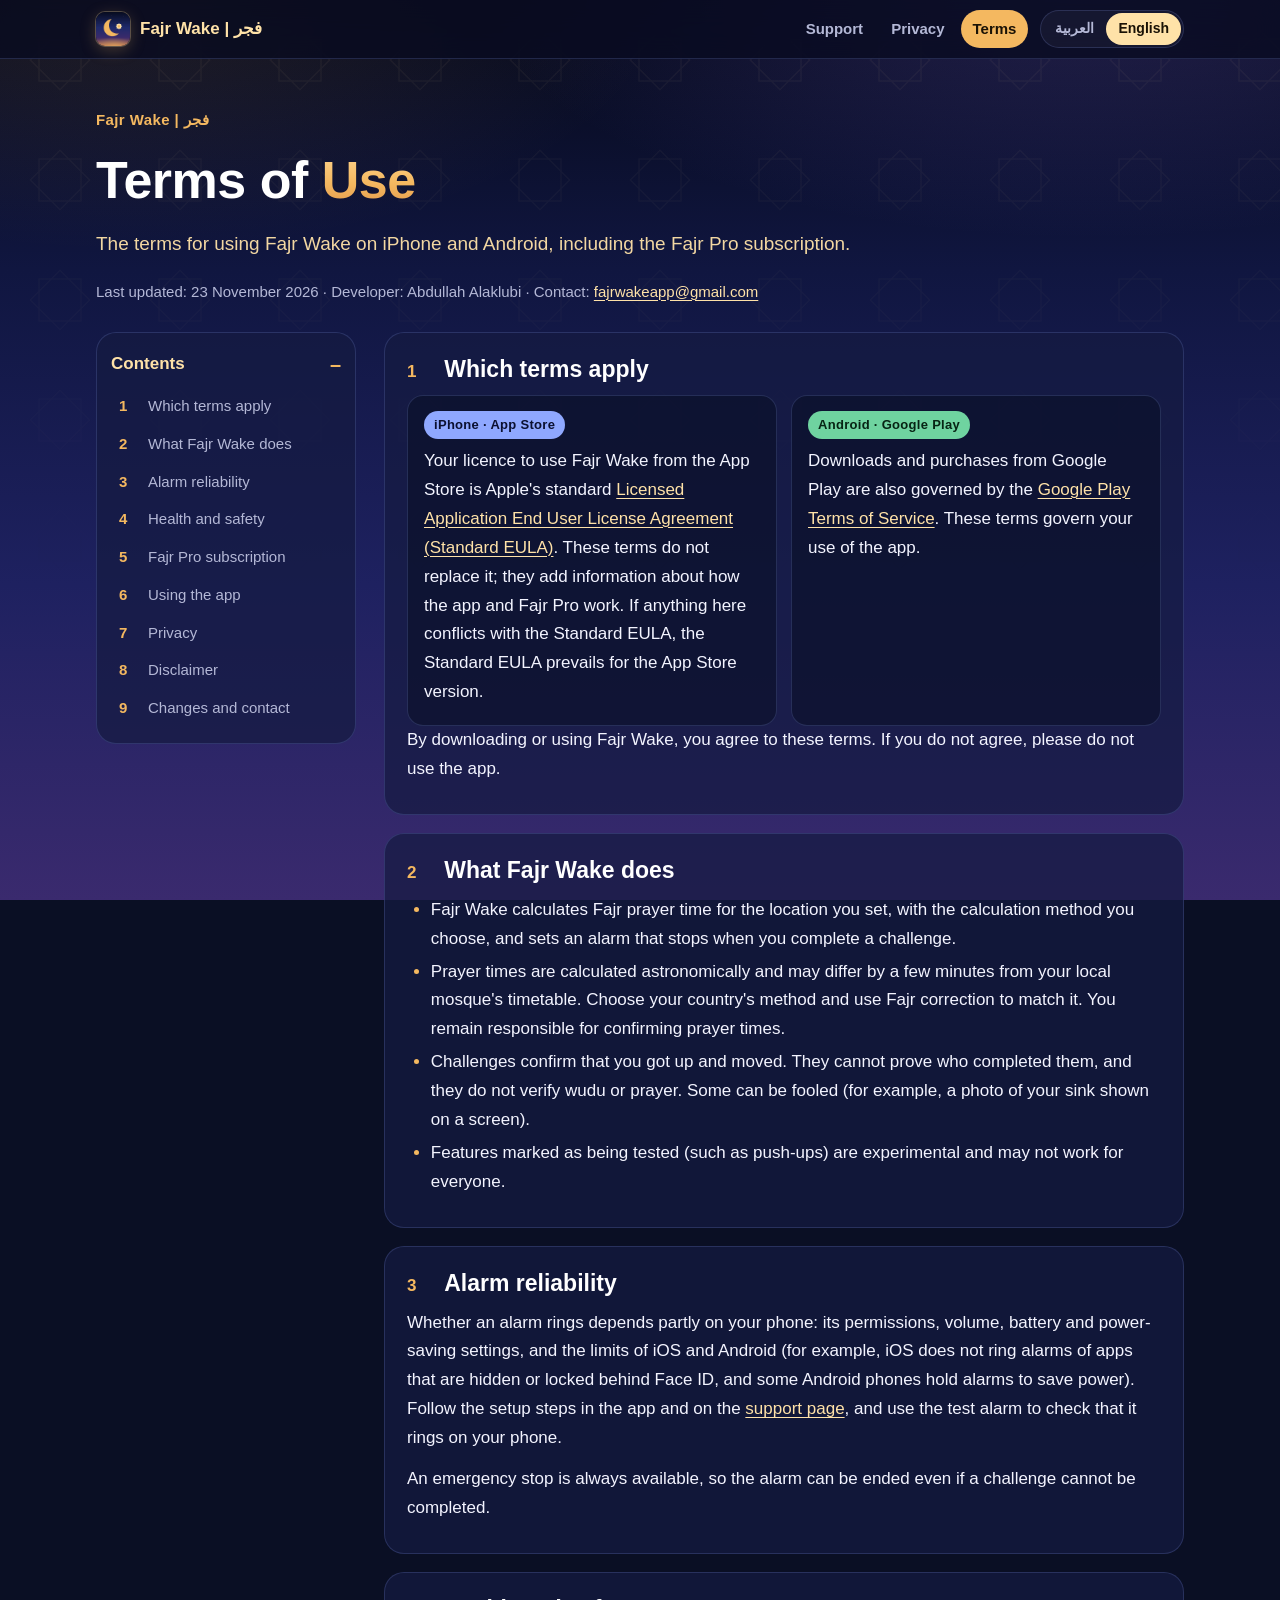
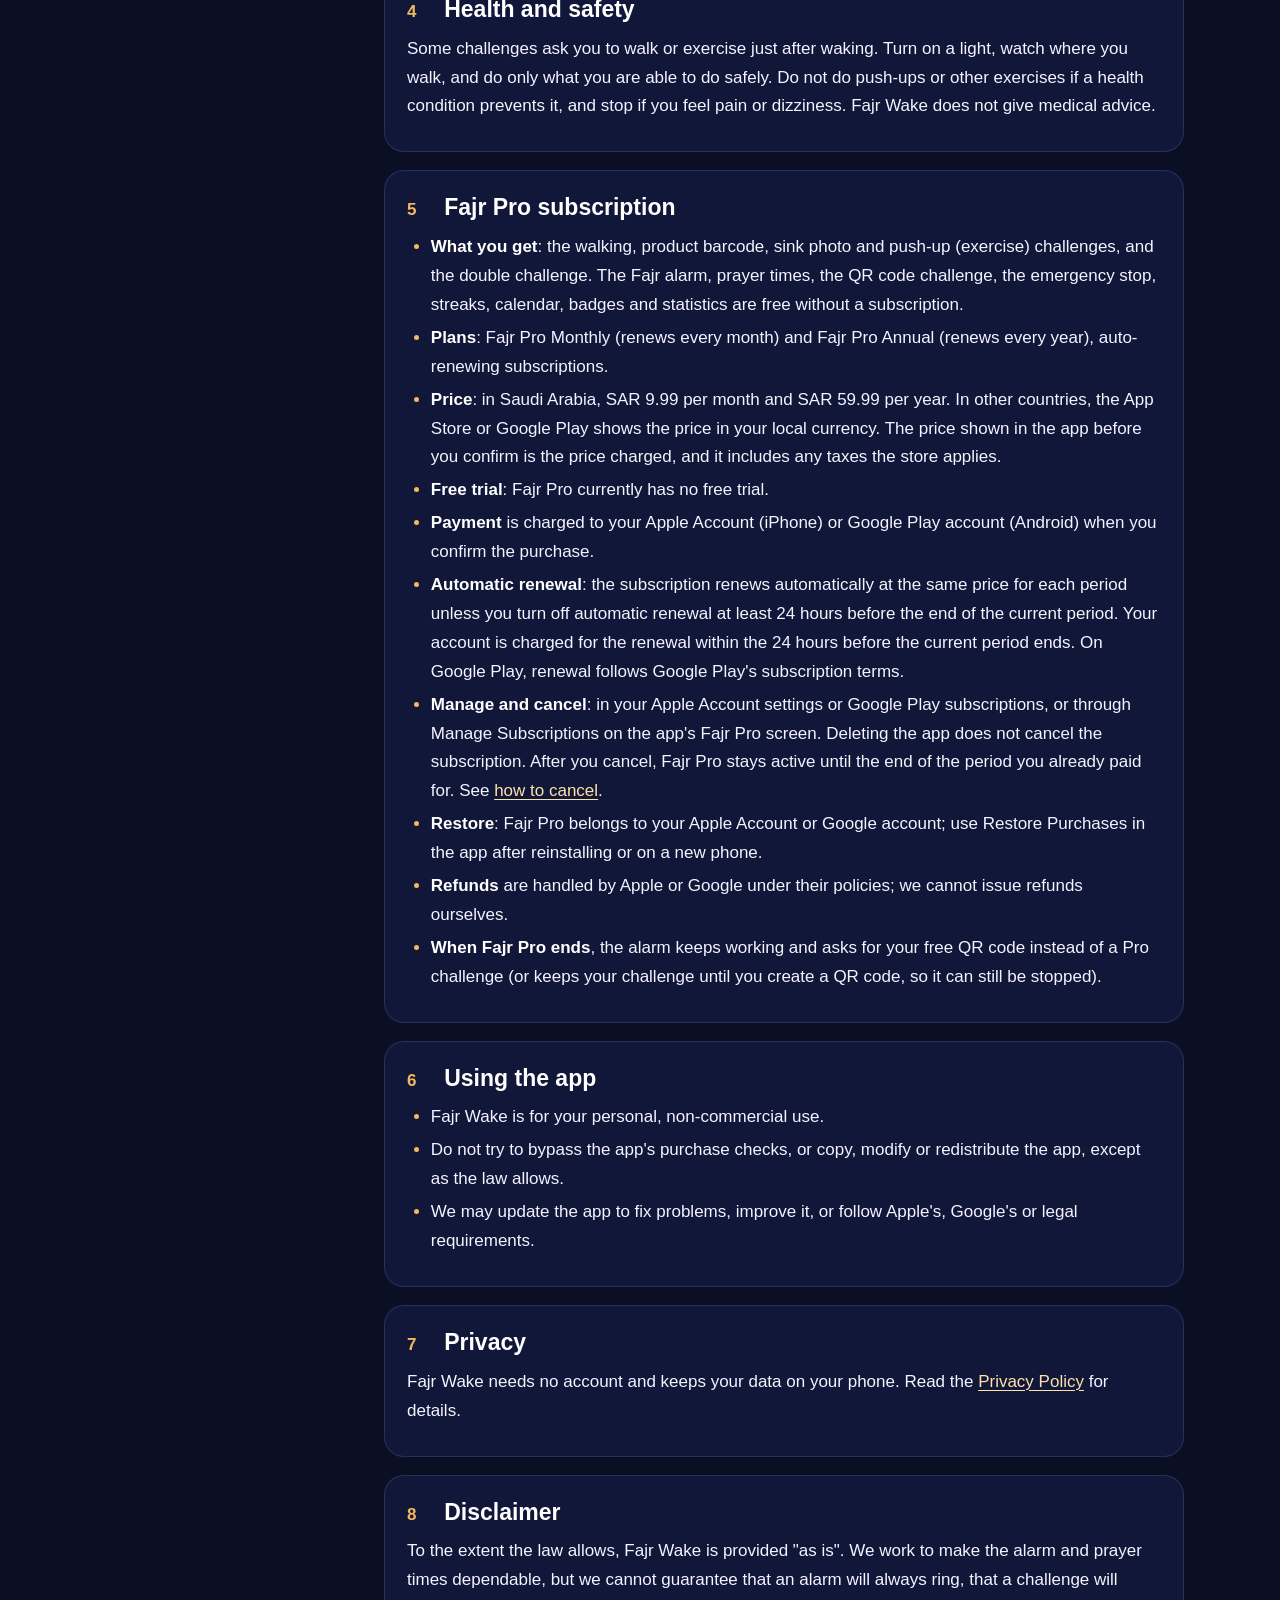
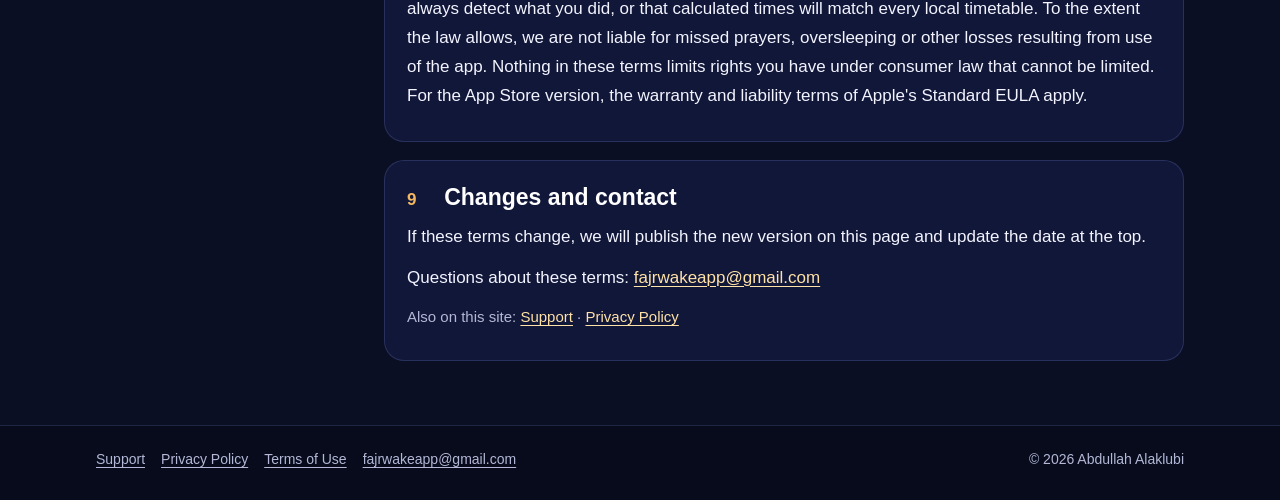
<file: terms/index.html>
<!doctype html>
<html lang="en" dir="ltr" class="no-js" data-title-en="Terms of Use · Fajr Wake" data-title-ar="شروط الاستخدام · فجر">
<head>
<meta charset="utf-8">
<meta name="viewport" content="width=device-width, initial-scale=1">
<title>Terms of Use · Fajr Wake | شروط الاستخدام · فجر</title>
<meta name="description" content="Terms of use of Fajr Wake (فجر) for iPhone and Android, including the Fajr Pro auto-renewing subscription terms.">
<meta name="theme-color" content="#0A0F24">
<link rel="canonical" href="https://abdullahjbnj.github.io/fajrwake-privacy/terms/">
<link rel="icon" type="image/png" sizes="32x32" href="../assets/icon-32.png">
<link rel="apple-touch-icon" href="../assets/icon-180.png">
<link rel="stylesheet" href="../assets/site.css">
<script src="../assets/site.js"></script>
</head>
<body>
<a class="skip" href="#main"><span data-l="en">Skip to content</span><span data-l="ar" lang="ar">انتقل إلى المحتوى</span></a>
<header class="site-header">
  <div class="bar">
    <a class="brand" href="../" data-internal><img src="../assets/icon-180.png" alt="" width="34" height="34"><span>Fajr Wake <span aria-hidden="true">|</span> <span lang="ar">فجر</span></span></a>
    <nav class="nav" aria-label="Site">
      <a href="../support/" data-internal><span data-l="en">Support</span><span data-l="ar" lang="ar">الدعم</span></a>
      <a href="../privacy/" data-internal><span data-l="en">Privacy</span><span data-l="ar" lang="ar">الخصوصية</span></a>
      <a href="../terms/" data-internal aria-current="page"><span data-l="en">Terms</span><span data-l="ar" lang="ar">الشروط</span></a>
    </nav>
    <div class="lang-switch" role="group" aria-label="Language / اللغة">
      <button type="button" data-set-lang="ar" lang="ar">العربية</button><button type="button" data-set-lang="en" lang="en">English</button>
    </div>
  </div>
</header>

<main id="main">

<!-- ============================== ENGLISH ============================== -->
<div data-l="en" lang="en" dir="ltr">
<section class="hero">
  <p class="eyebrow">Fajr Wake | فجر</p>
  <h1>Terms of <em>Use</em></h1>
  <p class="lead">The terms for using Fajr Wake on iPhone and Android, including the Fajr Pro subscription.</p>
  <p class="meta">Last updated: 23 November 2026 · Developer: Abdullah Alaklubi · Contact: <a href="mailto:fajrwakeapp@gmail.com">fajrwakeapp@gmail.com</a></p>
</section>

<div class="layout with-toc">
<details class="toc" open>
  <summary>Contents</summary>
  <ol>
    <li><a href="#en-licence">Which terms apply</a></li>
    <li><a href="#en-service">What Fajr Wake does</a></li>
    <li><a href="#en-reliability">Alarm reliability</a></li>
    <li><a href="#en-safety">Health and safety</a></li>
    <li><a href="#en-subscription">Fajr Pro subscription</a></li>
    <li><a href="#en-use">Using the app</a></li>
    <li><a href="#en-privacy">Privacy</a></li>
    <li><a href="#en-liability">Disclaimer</a></li>
    <li><a href="#en-changes">Changes and contact</a></li>
  </ol>
</details>

<div class="content">

<section class="card" id="en-licence">
  <h2><span class="num">1</span>Which terms apply</h2>
  <div class="platforms">
    <div class="platform"><span class="pill ios">iPhone · App Store</span>
      <p>Your licence to use Fajr Wake from the App Store is Apple's standard <a href="https://www.apple.com/legal/internet-services/itunes/dev/stdeula/">Licensed Application End User License Agreement (Standard EULA)</a>. These terms do not replace it; they add information about how the app and Fajr Pro work. If anything here conflicts with the Standard EULA, the Standard EULA prevails for the App Store version.</p>
    </div>
    <div class="platform"><span class="pill android">Android · Google Play</span>
      <p>Downloads and purchases from Google Play are also governed by the <a href="https://play.google.com/about/play-terms/">Google Play Terms of Service</a>. These terms govern your use of the app.</p>
    </div>
  </div>
  <p>By downloading or using Fajr Wake, you agree to these terms. If you do not agree, please do not use the app.</p>
</section>

<section class="card" id="en-service">
  <h2><span class="num">2</span>What Fajr Wake does</h2>
  <ul>
    <li>Fajr Wake calculates Fajr prayer time for the location you set, with the calculation method you choose, and sets an alarm that stops when you complete a challenge.</li>
    <li>Prayer times are calculated astronomically and may differ by a few minutes from your local mosque's timetable. Choose your country's method and use Fajr correction to match it. You remain responsible for confirming prayer times.</li>
    <li>Challenges confirm that you got up and moved. They cannot prove who completed them, and they do not verify wudu or prayer. Some can be fooled (for example, a photo of your sink shown on a screen).</li>
    <li>Features marked as being tested (such as push-ups) are experimental and may not work for everyone.</li>
  </ul>
</section>

<section class="card" id="en-reliability">
  <h2><span class="num">3</span>Alarm reliability</h2>
  <p>Whether an alarm rings depends partly on your phone: its permissions, volume, battery and power-saving settings, and the limits of iOS and Android (for example, iOS does not ring alarms of apps that are hidden or locked behind Face ID, and some Android phones hold alarms to save power). Follow the setup steps in the app and on the <a href="../support/" data-internal>support page</a>, and use the test alarm to check that it rings on your phone.</p>
  <p>An emergency stop is always available, so the alarm can be ended even if a challenge cannot be completed.</p>
</section>

<section class="card" id="en-safety">
  <h2><span class="num">4</span>Health and safety</h2>
  <p>Some challenges ask you to walk or exercise just after waking. Turn on a light, watch where you walk, and do only what you are able to do safely. Do not do push-ups or other exercises if a health condition prevents it, and stop if you feel pain or dizziness. Fajr Wake does not give medical advice.</p>
</section>

<section class="card" id="en-subscription">
  <h2><span class="num">5</span>Fajr Pro subscription</h2>
  <ul>
    <li><strong>What you get</strong>: the walking, product barcode, sink photo and push-up (exercise) challenges, and the double challenge. The Fajr alarm, prayer times, the QR code challenge, the emergency stop, streaks, calendar, badges and statistics are free without a subscription.</li>
    <li><strong>Plans</strong>: Fajr Pro Monthly (renews every month) and Fajr Pro Annual (renews every year), auto-renewing subscriptions.</li>
    <li><strong>Price</strong>: in Saudi Arabia, SAR 9.99 per month and SAR 59.99 per year. In other countries, the App Store or Google Play shows the price in your local currency. The price shown in the app before you confirm is the price charged, and it includes any taxes the store applies.</li>
    <li><strong>Free trial</strong>: Fajr Pro currently has no free trial.</li>
    <li><strong>Payment</strong> is charged to your Apple Account (iPhone) or Google Play account (Android) when you confirm the purchase.</li>
    <li><strong>Automatic renewal</strong>: the subscription renews automatically at the same price for each period unless you turn off automatic renewal at least 24 hours before the end of the current period. Your account is charged for the renewal within the 24 hours before the current period ends. On Google Play, renewal follows Google Play's subscription terms.</li>
    <li><strong>Manage and cancel</strong>: in your Apple Account settings or Google Play subscriptions, or through Manage Subscriptions on the app's Fajr Pro screen. Deleting the app does not cancel the subscription. After you cancel, Fajr Pro stays active until the end of the period you already paid for. See <a href="../support/#en-manage" data-internal>how to cancel</a>.</li>
    <li><strong>Restore</strong>: Fajr Pro belongs to your Apple Account or Google account; use Restore Purchases in the app after reinstalling or on a new phone.</li>
    <li><strong>Refunds</strong> are handled by Apple or Google under their policies; we cannot issue refunds ourselves.</li>
    <li><strong>When Fajr Pro ends</strong>, the alarm keeps working and asks for your free QR code instead of a Pro challenge (or keeps your challenge until you create a QR code, so it can still be stopped).</li>
  </ul>
</section>

<section class="card" id="en-use">
  <h2><span class="num">6</span>Using the app</h2>
  <ul>
    <li>Fajr Wake is for your personal, non-commercial use.</li>
    <li>Do not try to bypass the app's purchase checks, or copy, modify or redistribute the app, except as the law allows.</li>
    <li>We may update the app to fix problems, improve it, or follow Apple's, Google's or legal requirements.</li>
  </ul>
</section>

<section class="card" id="en-privacy">
  <h2><span class="num">7</span>Privacy</h2>
  <p>Fajr Wake needs no account and keeps your data on your phone. Read the <a href="../privacy/" data-internal>Privacy Policy</a> for details.</p>
</section>

<section class="card" id="en-liability">
  <h2><span class="num">8</span>Disclaimer</h2>
  <p>To the extent the law allows, Fajr Wake is provided "as is". We work to make the alarm and prayer times dependable, but we cannot guarantee that an alarm will always ring, that a challenge will always detect what you did, or that calculated times will match every local timetable. To the extent the law allows, we are not liable for missed prayers, oversleeping or other losses resulting from use of the app. Nothing in these terms limits rights you have under consumer law that cannot be limited. For the App Store version, the warranty and liability terms of Apple's Standard EULA apply.</p>
</section>

<section class="card" id="en-changes">
  <h2><span class="num">9</span>Changes and contact</h2>
  <p>If these terms change, we will publish the new version on this page and update the date at the top.</p>
  <p>Questions about these terms: <a href="mailto:fajrwakeapp@gmail.com">fajrwakeapp@gmail.com</a></p>
  <p class="small muted">Also on this site: <a href="../support/" data-internal>Support</a> · <a href="../privacy/" data-internal>Privacy Policy</a></p>
</section>

</div>
</div>
</div>

<!-- ============================== ARABIC ============================== -->
<div data-l="ar" lang="ar" dir="rtl">
<section class="hero">
  <p class="eyebrow">فجر | Fajr Wake</p>
  <h1>شروط <em>الاستخدام</em></h1>
  <p class="lead">شروط استخدام تطبيق «فجر» على الآيفون وأندرويد، ومنها اشتراك فجر Pro.</p>
  <p class="meta">آخر تحديث: ٢٣ نوفمبر ٢٠٢٦<br>المطوّر: <span lang="en" dir="ltr">Abdullah Alaklubi</span><br>للتواصل: <a href="mailto:fajrwakeapp@gmail.com" class="ltr">fajrwakeapp@gmail.com</a></p>
</section>

<div class="layout with-toc">
<details class="toc" open>
  <summary>المحتويات</summary>
  <ol>
    <li><a href="#ar-licence">الشروط المطبّقة</a></li>
    <li><a href="#ar-service">ما يقدّمه التطبيق</a></li>
    <li><a href="#ar-reliability">موثوقية المنبه</a></li>
    <li><a href="#ar-safety">الصحة والسلامة</a></li>
    <li><a href="#ar-subscription">اشتراك فجر Pro</a></li>
    <li><a href="#ar-use">استخدام التطبيق</a></li>
    <li><a href="#ar-privacy">الخصوصية</a></li>
    <li><a href="#ar-liability">إخلاء المسؤولية</a></li>
    <li><a href="#ar-changes">التغييرات والتواصل</a></li>
  </ol>
</details>

<div class="content">

<section class="card" id="ar-licence">
  <h2><span class="num">١</span>الشروط المطبّقة</h2>
  <div class="platforms">
    <div class="platform"><span class="pill ios">آيفون · App Store</span>
      <p>ترخيص استخدامك لتطبيق «فجر» من App Store هو <a href="https://www.apple.com/legal/internet-services/itunes/dev/stdeula/">اتفاقية ترخيص المستخدم النهائي القياسية من Apple</a> (<span lang="en" dir="ltr">Standard EULA</span>). لا تحل هذه الشروط محلها، بل تضيف معلومات عن طريقة عمل التطبيق واشتراك فجر Pro. وإن تعارض شيء هنا مع الاتفاقية القياسية، فالاتفاقية القياسية هي المعتمدة لنسخة App Store.</p>
    </div>
    <div class="platform"><span class="pill android">أندرويد · Google Play</span>
      <p>تخضع التنزيلات والمشتريات من Google Play أيضًا لـ <a href="https://play.google.com/about/play-terms/">بنود خدمة Google Play</a>، وتحكم هذه الشروط استخدامك للتطبيق.</p>
    </div>
  </div>
  <p>بتنزيلك «فجر» أو استخدامه فإنك توافق على هذه الشروط، وإن لم توافق عليها فالرجاء عدم استخدام التطبيق.</p>
</section>

<section class="card" id="ar-service">
  <h2><span class="num">٢</span>ما يقدّمه التطبيق</h2>
  <ul>
    <li>يحسب «فجر» وقت صلاة الفجر للموقع الذي تحدده وبطريقة الحساب التي تختارها، ويضبط منبهًا يتوقف عندما تُكمل تحديًا.</li>
    <li>تُحسب أوقات الصلاة فلكيًا، وقد تختلف دقائق عن تقويم مسجدك. اختر طريقة الحساب المعتمدة في بلدك واستخدم تصحيح وقت الفجر لمطابقته. وتبقى مسؤولًا عن التأكد من أوقات الصلاة.</li>
    <li>تتحقق التحديات من أنك نهضت وتحركت، ولا تستطيع إثبات من أكملها، ولا تتحقق من الوضوء أو أداء الصلاة. وبعضها قد يُخدع (كصورة لمغسلتك معروضة على شاشة).</li>
    <li>الميزات الموصوفة بأنها قيد التجربة (مثل تمارين الضغط) تجريبية وقد لا تعمل مع الجميع.</li>
  </ul>
</section>

<section class="card" id="ar-reliability">
  <h2><span class="num">٣</span>موثوقية المنبه</h2>
  <p>يعتمد رنين المنبه جزئيًا على هاتفك: أذوناته، ومستوى الصوت، والبطارية، وإعدادات توفير الطاقة، وحدود نظامَي iOS وأندرويد (مثلًا لا يُرنّ iOS منبهات التطبيقات المخفية أو المقفلة ببصمة الوجه، وتؤخّر بعض هواتف أندرويد المنبهات لتوفير الطاقة). اتبع خطوات الإعداد في التطبيق وفي <a href="../support/" data-internal>صفحة الدعم</a>، واستخدم تجربة المنبه للتأكد من أنه يرن في هاتفك.</p>
  <p>الإيقاف الطارئ متاح دائمًا، فيمكن إنهاء المنبه حتى إن تعذّر إكمال التحدي.</p>
</section>

<section class="card" id="ar-safety">
  <h2><span class="num">٤</span>الصحة والسلامة</h2>
  <p>تطلب بعض التحديات المشي أو التمرين بعد الاستيقاظ مباشرة. أشعل الضوء، وانتبه لطريقك، ولا تفعل إلا ما تستطيعه بأمان. لا تؤدِّ تمارين الضغط أو غيرها إن منعتك حالتك الصحية، وتوقف إن شعرت بألم أو دوار. ولا يقدّم «فجر» أي نصيحة طبية.</p>
</section>

<section class="card" id="ar-subscription">
  <h2><span class="num">٥</span>اشتراك فجر Pro</h2>
  <ul>
    <li><strong>ما تحصل عليه</strong>: تحديات المشي وباركود المنتج وصورة المغسلة وتمارين الضغط (التمرين)، والتحدي المزدوج. أما منبه الفجر ومواقيت الصلاة وتحدي رمز QR والإيقاف الطارئ والسلسلة والتقويم والأوسمة والإحصاءات فمجانية دون اشتراك.</li>
    <li><strong>الخطط</strong>: فجر Pro الشهري (يتجدد كل شهر) وفجر Pro السنوي (يتجدد كل سنة)، اشتراكان يتجددان تلقائيًا.</li>
    <li><strong>السعر</strong>: في السعودية ٩٫٩٩ ريال شهريًا و٥٩٫٩٩ ريال سنويًا. وفي الدول الأخرى يعرض App Store أو Google Play السعر بعملتك المحلية. والسعر المعروض في التطبيق قبل التأكيد هو ما يُخصم، ويشمل أي ضرائب يطبّقها المتجر.</li>
    <li><strong>التجربة المجانية</strong>: لا توجد حاليًا فترة تجربة مجانية لفجر Pro.</li>
    <li><strong>الدفع</strong> يُخصم من حساب Apple (آيفون) أو حساب Google Play (أندرويد) عند تأكيد الشراء.</li>
    <li><strong>التجديد التلقائي</strong>: يتجدد الاشتراك تلقائيًا بالسعر نفسه لكل فترة ما لم توقف التجديد التلقائي قبل نهاية الفترة الحالية بـ ٢٤ ساعة على الأقل، ويُخصم التجديد من حسابك خلال الـ ٢٤ ساعة السابقة لنهاية الفترة الحالية. وعلى Google Play يخضع التجديد لشروط اشتراكات Google Play.</li>
    <li><strong>الإدارة والإلغاء</strong>: من إعدادات حساب Apple أو اشتراكات Google Play، أو عبر «إدارة الاشتراكات» في شاشة فجر Pro في التطبيق. حذف التطبيق لا يلغي الاشتراك. وبعد الإلغاء يبقى فجر Pro فعّالًا حتى نهاية الفترة التي دفعتها. انظر <a href="../support/#ar-manage" data-internal>طريقة الإلغاء</a>.</li>
    <li><strong>الاستعادة</strong>: فجر Pro مرتبط بحساب Apple أو حساب Google، فاستخدم «استعادة المشتريات» في التطبيق بعد إعادة التثبيت أو على هاتف جديد.</li>
    <li><strong>الاسترداد</strong> تتولاه Apple أو Google وفق سياساتهما، ولا نستطيع نحن إصدار استرداد.</li>
    <li><strong>عند انتهاء فجر Pro</strong> يبقى المنبه يعمل ويطلب رمز QR المجاني بدل تحدي Pro (أو يُبقي تحديك حتى تنشئ رمز QR، ليبقى إيقافه ممكنًا).</li>
  </ul>
</section>

<section class="card" id="ar-use">
  <h2><span class="num">٦</span>استخدام التطبيق</h2>
  <ul>
    <li>«فجر» لاستخدامك الشخصي غير التجاري.</li>
    <li>لا تحاول تجاوز فحوص الشراء في التطبيق، ولا نسخ التطبيق أو تعديله أو إعادة توزيعه، إلا بما يسمح به القانون.</li>
    <li>قد نحدّث التطبيق لإصلاح المشكلات أو تحسينه أو الالتزام بمتطلبات Apple أو Google أو القانون.</li>
  </ul>
</section>

<section class="card" id="ar-privacy">
  <h2><span class="num">٧</span>الخصوصية</h2>
  <p>لا يحتاج «فجر» إلى حساب، ويُبقي بياناتك في هاتفك. اقرأ <a href="../privacy/" data-internal>سياسة الخصوصية</a> للتفاصيل.</p>
</section>

<section class="card" id="ar-liability">
  <h2><span class="num">٨</span>إخلاء المسؤولية</h2>
  <p>في الحدود التي يسمح بها القانون، يُقدَّم «فجر» «كما هو». نعمل لجعل المنبه وأوقات الصلاة موثوقة، لكننا لا نضمن أن يرن المنبه دائمًا، أو أن يكتشف التحدي دائمًا ما فعلته، أو أن تطابق الأوقات المحسوبة كل تقويم محلي. وفي الحدود التي يسمح بها القانون، لا نتحمل مسؤولية فوات الصلاة أو النوم أو أي خسائر أخرى ناتجة عن استخدام التطبيق. ولا يحدّ شيء في هذه الشروط من حقوقك التي يكفلها قانون حماية المستهلك ولا يجوز تقييدها. ولنسخة App Store تنطبق بنود الضمان والمسؤولية في اتفاقية Apple القياسية.</p>
</section>

<section class="card" id="ar-changes">
  <h2><span class="num">٩</span>التغييرات والتواصل</h2>
  <p>إذا تغيّرت هذه الشروط سننشر النسخة الجديدة في هذه الصفحة ونحدّث التاريخ أعلاها.</p>
  <p>لأي سؤال عن هذه الشروط: <a href="mailto:fajrwakeapp@gmail.com" class="ltr">fajrwakeapp@gmail.com</a></p>
  <p class="small muted">في هذا الموقع أيضًا: <a href="../support/" data-internal>الدعم</a> · <a href="../privacy/" data-internal>سياسة الخصوصية</a></p>
</section>

</div>
</div>
</div>

</main>

<footer class="site-footer">
  <div class="bar">
    <div class="links">
      <a href="../support/" data-internal><span data-l="en">Support</span><span data-l="ar" lang="ar">الدعم</span></a>
      <a href="../privacy/" data-internal><span data-l="en">Privacy Policy</span><span data-l="ar" lang="ar">سياسة الخصوصية</span></a>
      <a href="../terms/" data-internal><span data-l="en">Terms of Use</span><span data-l="ar" lang="ar">شروط الاستخدام</span></a>
      <a href="mailto:fajrwakeapp@gmail.com">fajrwakeapp@gmail.com</a>
    </div>
    <span>© 2026 Abdullah Alaklubi</span>
  </div>
</footer>
</body>
</html>
</file>
<file: assets/site.css>
/* Fajr Wake website: support, privacy policy, terms of use.
   Colours are the app's own (Theme.swift): night navy, purple dawn gradient, warm gold.
   System fonts only, so the site makes no requests to third parties. */
:root {
  --night: #0A0F24;
  --night-2: #101640;
  --purple: #3A2A6E;
  --indigo: #1E2160;
  --surface: rgba(22, 27, 66, .72);
  --surface-2: rgba(32, 36, 86, .78);
  --outline: rgba(143, 168, 255, .18);
  --text: #F3F4FF;
  --muted: #B4B8D6;
  --dawn: #F4B860;
  --dawn-light: #FFE2A8;
  --sky: #8FA8FF;
  --success: #6FD3A0;
  --radius: 20px;
  --font-en: -apple-system, BlinkMacSystemFont, "SF Pro Text", "Segoe UI", Roboto, "Helvetica Neue", Arial, sans-serif;
  --font-ar: "SF Arabic", -apple-system, BlinkMacSystemFont, "Segoe UI", "Noto Sans Arabic", "Noto Naskh Arabic", Tahoma, Arial, sans-serif;
  color-scheme: dark;
}

* { box-sizing: border-box; }
html { -webkit-text-size-adjust: 100%; scroll-behavior: smooth; scroll-padding-top: 84px; }
@media (prefers-reduced-motion: reduce) { html { scroll-behavior: auto; } }
body {
  margin: 0; min-height: 100vh; color: var(--text); font: 17px/1.7 var(--font-en);
  background-color: var(--night);
  background-image:
    radial-gradient(70% 45% at 85% -5%, rgba(110, 90, 200, .30), transparent 70%),
    radial-gradient(60% 40% at 10% 0%, rgba(244, 184, 96, .10), transparent 70%),
    linear-gradient(180deg, #060918 0%, var(--night-2) 30%, var(--indigo) 65%, var(--purple) 100%);
  background-attachment: fixed;
}
[lang="ar"] { font-family: var(--font-ar); }
[lang="ar"] body, html[lang="ar"] body { font-family: var(--font-ar); line-height: 1.85; }
body::before { /* the app's eight-point star lattice, very faint */
  content: ""; position: fixed; inset: 0; pointer-events: none; opacity: .05; z-index: 0;
  background-image: url("data:image/svg+xml,%3Csvg xmlns='http://www.w3.org/2000/svg' width='120' height='120'%3E%3Cg fill='none' stroke='%23FFE2A8' stroke-width='1.5'%3E%3Crect x='39' y='39' width='42' height='42'/%3E%3Crect x='39' y='39' width='42' height='42' transform='rotate(45 60 60)'/%3E%3C/g%3E%3C/svg%3E");
  -webkit-mask-image: linear-gradient(180deg, #000, transparent 70%); mask-image: linear-gradient(180deg, #000, transparent 70%);
}

/* Language: html[data-lang] shows one language; without JavaScript both stay visible. */
html[data-lang="en"] [data-l="ar"], html[data-lang="ar"] [data-l="en"] { display: none !important; }

a { color: var(--dawn-light); text-underline-offset: 3px; text-decoration-thickness: 1px; overflow-wrap: anywhere; }
a:hover { color: #fff; }
:focus-visible { outline: 2px solid var(--dawn); outline-offset: 3px; border-radius: 6px; }
.skip { position: absolute; inset-inline-start: 16px; top: -60px; z-index: 30; background: var(--dawn); color: #1a1205; padding: 8px 14px; border-radius: 10px; font-weight: 700; text-decoration: none; }
.skip:focus { top: 12px; }

/* Header */
.site-header {
  position: sticky; top: 0; z-index: 20; backdrop-filter: blur(14px); -webkit-backdrop-filter: blur(14px);
  background: rgba(8, 11, 32, .78); border-bottom: 1px solid var(--outline);
}
.bar { max-width: 1120px; margin: 0 auto; padding: 10px 16px; display: flex; align-items: center; gap: 12px; flex-wrap: wrap; }
.brand { display: flex; align-items: center; gap: 10px; text-decoration: none; color: var(--dawn-light); font-weight: 700; font-size: 17px; white-space: nowrap; margin-inline-end: auto; }
.brand img { width: 34px; height: 34px; border-radius: 9px; box-shadow: 0 0 0 1px rgba(255, 226, 168, .25), 0 4px 16px rgba(244, 184, 96, .25); }
.nav { display: flex; gap: 4px; flex-wrap: wrap; align-items: center; }
.nav a { color: var(--muted); text-decoration: none; padding: 6px 12px; border-radius: 999px; font-size: 15px; font-weight: 600; }
.nav a:hover { color: var(--text); background: rgba(255, 255, 255, .06); }
.nav a[aria-current="page"] { color: #1a1205; background: var(--dawn); }
.lang-switch { display: inline-flex; border: 1px solid var(--outline); border-radius: 999px; padding: 2px; background: rgba(255, 255, 255, .04); }
.lang-switch button {
  font: inherit; font-size: 14px; font-weight: 700; color: var(--muted); background: none; border: 0; cursor: pointer;
  padding: 4px 12px; border-radius: 999px; min-height: 32px;
}
.lang-switch button[aria-pressed="true"] { color: #1a1205; background: var(--dawn-light); }
.no-js .lang-switch { display: none; }

/* Page */
main { position: relative; z-index: 1; max-width: 1120px; margin: 0 auto; padding: 0 16px 64px; }
.hero { padding: 48px 0 28px; display: grid; gap: 18px; justify-items: start; }
.hero .icon { width: 84px; height: 84px; border-radius: 20px; box-shadow: 0 0 0 1.5px rgba(255, 226, 168, .25), 0 10px 40px rgba(244, 184, 96, .28); }
.eyebrow { color: var(--dawn); font-weight: 700; letter-spacing: .4px; font-size: 15px; margin: 0; }
h1 { margin: 0; font-size: clamp(32px, 6vw, 52px); line-height: 1.15; letter-spacing: -.5px; color: #fff; }
[lang="ar"] h1 { letter-spacing: 0; line-height: 1.3; }
h1 em, h2 em { font-style: normal; background: linear-gradient(180deg, #FFD58F 0%, #F4B860 55%, #E39A4C 100%); -webkit-background-clip: text; background-clip: text; color: transparent; }
.lead { margin: 0; max-width: 760px; font-size: 19px; color: var(--dawn-light); opacity: .95; }
.meta { margin: 0; color: var(--muted); font-size: 15px; }
.actions { display: flex; flex-wrap: wrap; gap: 10px; margin-top: 6px; }
.btn {
  display: inline-flex; align-items: center; gap: 8px; min-height: 44px; padding: 10px 18px; border-radius: 14px;
  font-weight: 700; text-decoration: none; border: 1px solid var(--outline); color: var(--text); background: var(--surface-2);
}
.btn:hover { color: #fff; border-color: rgba(255, 226, 168, .45); }
.btn.primary { color: #1a1205; border: 0; background: linear-gradient(180deg, #FFD58F, #F4B860 60%, #E8A452); box-shadow: 0 8px 24px rgba(244, 184, 96, .25); }
.btn.primary:hover { color: #1a1205; filter: brightness(1.05); }
/* Under the support email button: the address itself and a Copy button, for phones and computers with no email app. */
.mail-fallback { margin: 0; display: flex; flex-wrap: wrap; align-items: center; gap: 6px 10px; color: var(--muted); font-size: 15px; }
.mail-fallback strong { color: var(--dawn-light); user-select: all; }
.copy-email {
  font: inherit; font-size: 14px; font-weight: 700; cursor: pointer; min-height: 36px; padding: 6px 14px; border-radius: 12px;
  color: var(--text); background: var(--surface-2); border: 1px solid var(--outline);
}
.copy-email:hover { color: #fff; border-color: rgba(255, 226, 168, .45); }
.copy-status { color: var(--success); font-weight: 700; }

.layout { display: grid; grid-template-columns: minmax(0, 1fr); gap: 28px; }
@media (min-width: 980px) { .layout.with-toc { grid-template-columns: 260px minmax(0, 1fr); } }
.toc { align-self: start; background: var(--surface); border: 1px solid var(--outline); border-radius: var(--radius); padding: 14px; }
@media (min-width: 980px) { .toc { position: sticky; top: 76px; max-height: calc(100vh - 96px); overflow: auto; } }
.toc summary { cursor: pointer; font-weight: 700; color: var(--dawn-light); list-style: none; display: flex; justify-content: space-between; align-items: center; min-height: 32px; }
.toc summary::-webkit-details-marker { display: none; }
.toc summary::after { content: "+"; color: var(--dawn); font-size: 20px; }
.toc[open] summary::after { content: "–"; }
.toc ol { margin: 8px 0 0; padding: 0; list-style: none; counter-reset: toc; }
.toc li { counter-increment: toc; }
.toc a { display: flex; gap: 8px; padding: 6px 8px; border-radius: 10px; color: var(--muted); text-decoration: none; font-size: 15px; line-height: 1.45; }
.toc a::before { content: counter(toc); color: var(--dawn); font-weight: 700; min-width: 1.4em; }
.toc.plain a::before { content: none; }
.toc a:hover { color: var(--text); background: rgba(255, 255, 255, .05); }

.content { display: grid; gap: 18px; min-width: 0; }
.card { background: var(--surface); border: 1px solid var(--outline); border-radius: var(--radius); padding: 22px 22px 18px; min-width: 0; }
@media (max-width: 560px) { .card { padding: 18px 16px 14px; } }
.card > h2 { margin: 0 0 10px; font-size: 23px; line-height: 1.3; color: #fff; display: flex; gap: 10px; align-items: baseline; }
.card > h2 .num { color: var(--dawn); font-size: 17px; min-width: 1.6em; }
h3 { margin: 18px 0 6px; font-size: 18px; color: var(--dawn-light); }
p { margin: 0 0 12px; }
ul, ol { margin: 0 0 12px; padding-inline-start: 1.4em; }
li { margin: 4px 0; }
li::marker { color: var(--dawn); }
strong { color: #fff; }
.muted { color: var(--muted); }
.small { font-size: 15px; }
.ui { /* a label as it appears in the app */
  display: inline; padding: 1px 7px; border-radius: 7px; background: rgba(244, 184, 96, .13); color: var(--dawn-light);
  border: 1px solid rgba(244, 184, 96, .28); font-weight: 600; white-space: normal; box-decoration-break: clone; -webkit-box-decoration-break: clone;
}
.platforms { display: grid; gap: 14px; grid-template-columns: minmax(0, 1fr); margin-top: 6px; }
@media (min-width: 760px) { .platforms { grid-template-columns: repeat(2, minmax(0, 1fr)); } }
.platform { background: rgba(10, 15, 36, .55); border: 1px solid var(--outline); border-radius: 16px; padding: 14px 16px 6px; min-width: 0; }
.platform > h3:first-child { margin-top: 0; }
.pill { display: inline-flex; align-items: center; gap: 6px; font-size: 13px; font-weight: 800; letter-spacing: .3px; padding: 3px 10px; border-radius: 999px; margin-bottom: 8px; }
.pill.ios { color: #0b1030; background: var(--sky); }
.pill.android { color: #072414; background: var(--success); }
.pill.both { color: #1a1205; background: var(--dawn-light); }
.note { border-inline-start: 3px solid var(--dawn); background: rgba(244, 184, 96, .08); padding: 10px 14px; border-radius: 12px; margin: 10px 0 14px; }
.note.info { border-color: var(--sky); background: rgba(143, 168, 255, .08); }
.summary-grid { display: grid; gap: 12px; grid-template-columns: repeat(auto-fit, minmax(220px, 1fr)); margin: 6px 0 4px; }
.summary-grid div { background: rgba(10, 15, 36, .55); border: 1px solid var(--outline); border-radius: 14px; padding: 12px 14px; }
.summary-grid b { display: block; color: var(--dawn-light); margin-bottom: 2px; }
.tablewrap { overflow-x: auto; margin: 6px 0 14px; border: 1px solid var(--outline); border-radius: 14px; }
table { border-collapse: collapse; width: 100%; min-width: 560px; font-size: 15px; }
th, td { text-align: start; vertical-align: top; padding: 10px 12px; border-bottom: 1px solid var(--outline); }
th { color: var(--dawn-light); background: rgba(10, 15, 36, .6); font-weight: 700; }
tr:last-child td { border-bottom: 0; }
@media (max-width: 640px) { /* phones: each row becomes a block (what, then why), no sideways scrolling */
  table { min-width: 0; }
  thead { display: none; }
  tr { display: block; padding: 12px 14px; border-bottom: 1px solid var(--outline); }
  tr:last-child { border-bottom: 0; }
  td { display: block; padding: 0; border: 0; }
  td + td { margin-top: 6px; color: var(--dawn-light); font-size: 14px; }
}
[lang="ar"] .toc a::before { content: counter(toc, arabic-indic); }
.grid-links { display: grid; gap: 12px; grid-template-columns: repeat(auto-fit, minmax(240px, 1fr)); }
.tile { display: block; text-decoration: none; color: var(--text); background: var(--surface); border: 1px solid var(--outline); border-radius: 18px; padding: 18px; }
.tile:hover { border-color: rgba(255, 226, 168, .45); color: #fff; }
.tile b { display: block; color: var(--dawn-light); font-size: 18px; margin-bottom: 4px; }
.tile span { color: var(--muted); font-size: 15px; }
.contact { background: linear-gradient(135deg, rgba(244, 184, 96, .16), rgba(110, 90, 200, .18)); border-color: rgba(244, 184, 96, .35); }
.email { font-size: 20px; font-weight: 800; color: var(--dawn-light); }
[dir="rtl"] .ltr, .ltr { direction: ltr; unicode-bidi: isolate; }

/* Footer */
.site-footer { position: relative; z-index: 1; border-top: 1px solid var(--outline); background: rgba(6, 9, 24, .6); }
.site-footer .bar { padding: 22px 16px 28px; gap: 10px 18px; color: var(--muted); font-size: 14px; }
.site-footer a { color: var(--muted); }
.site-footer a:hover { color: var(--text); }
.site-footer .links { display: flex; flex-wrap: wrap; gap: 6px 16px; margin-inline-end: auto; }

@media (max-width: 560px) {
  body { font-size: 16px; }
  .brand span.full { display: none; }
  .nav a { padding: 6px 9px; font-size: 14px; }
  .hero { padding-top: 32px; }
  .lead { font-size: 17px; }
}
@media print {
  .site-header, .site-footer, .toc, .skip { display: none !important; }
  body { background: #fff; color: #000; }
  body::before { display: none; }
  .card, .platform { border-color: #ccc; background: none; }
  a, strong, h1, h2, h3, .ui { color: #000 !important; background: none !important; -webkit-text-fill-color: #000; }
}
</file>
